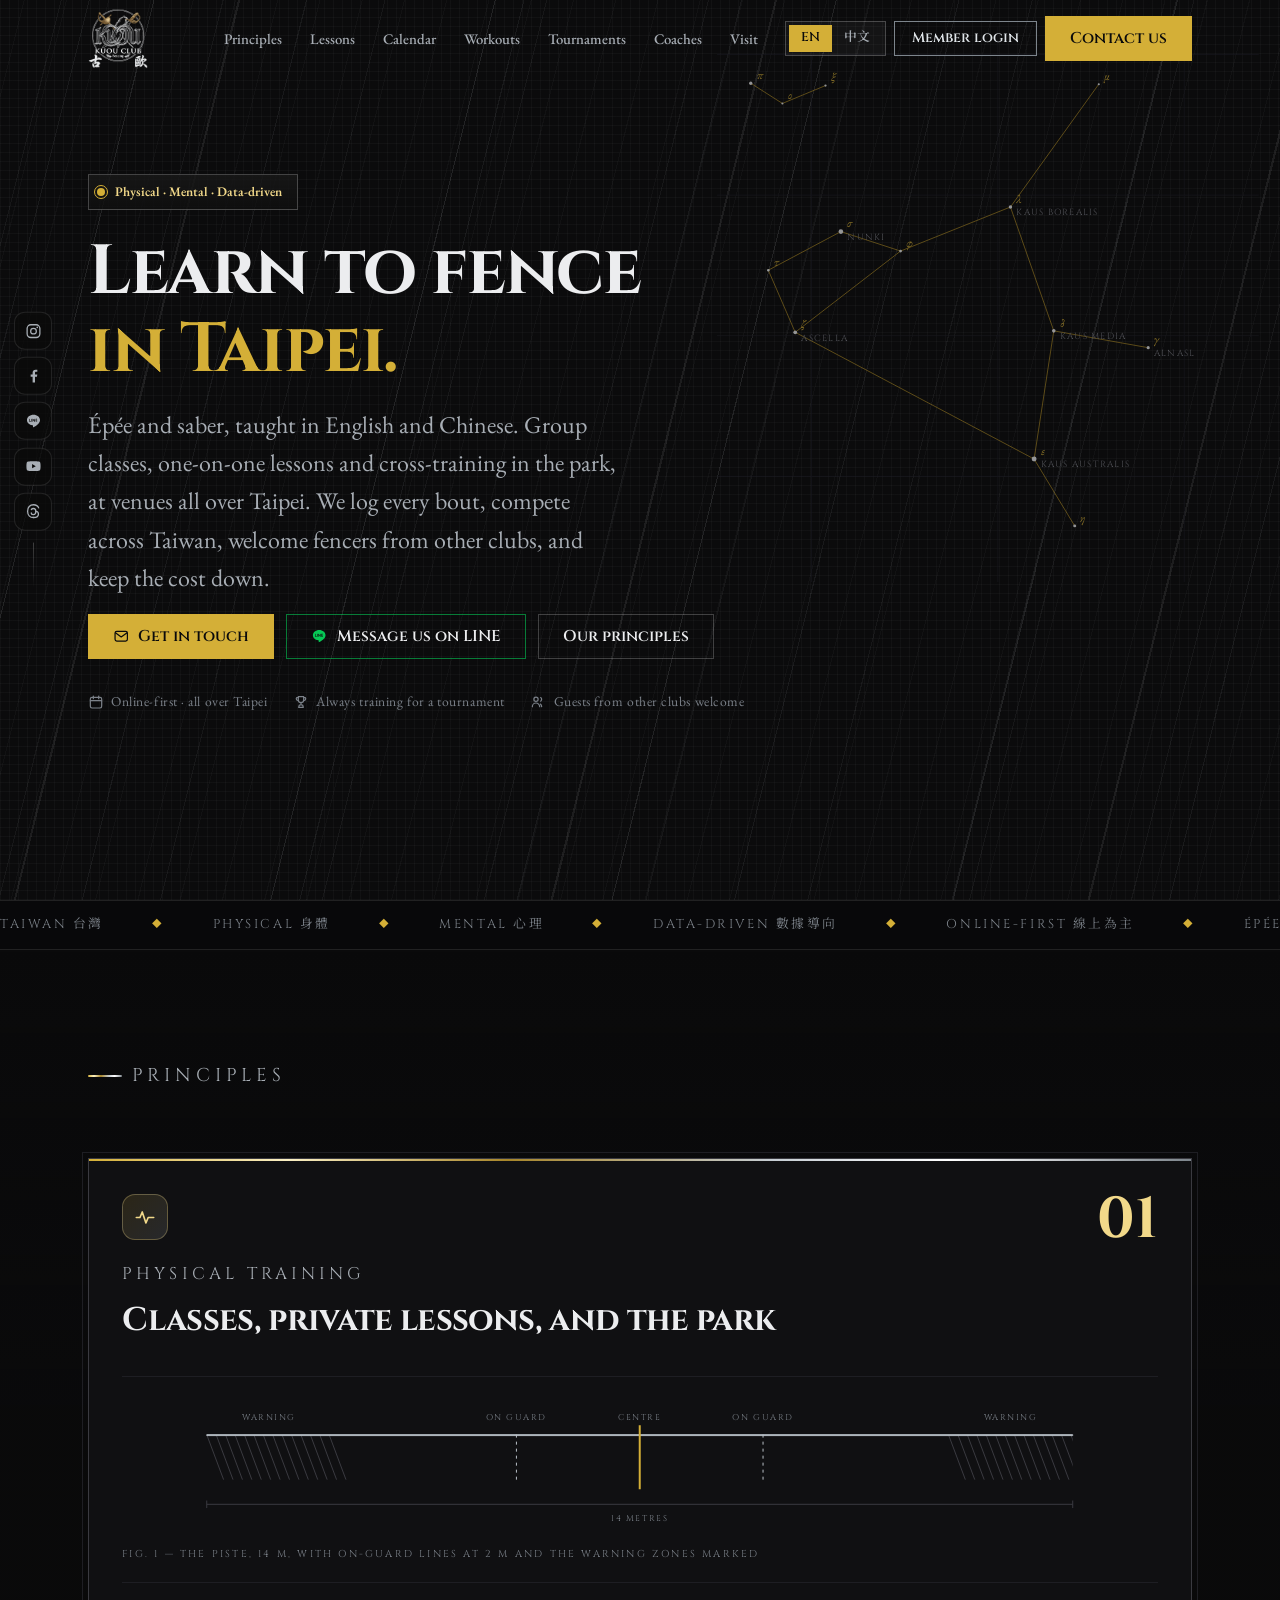
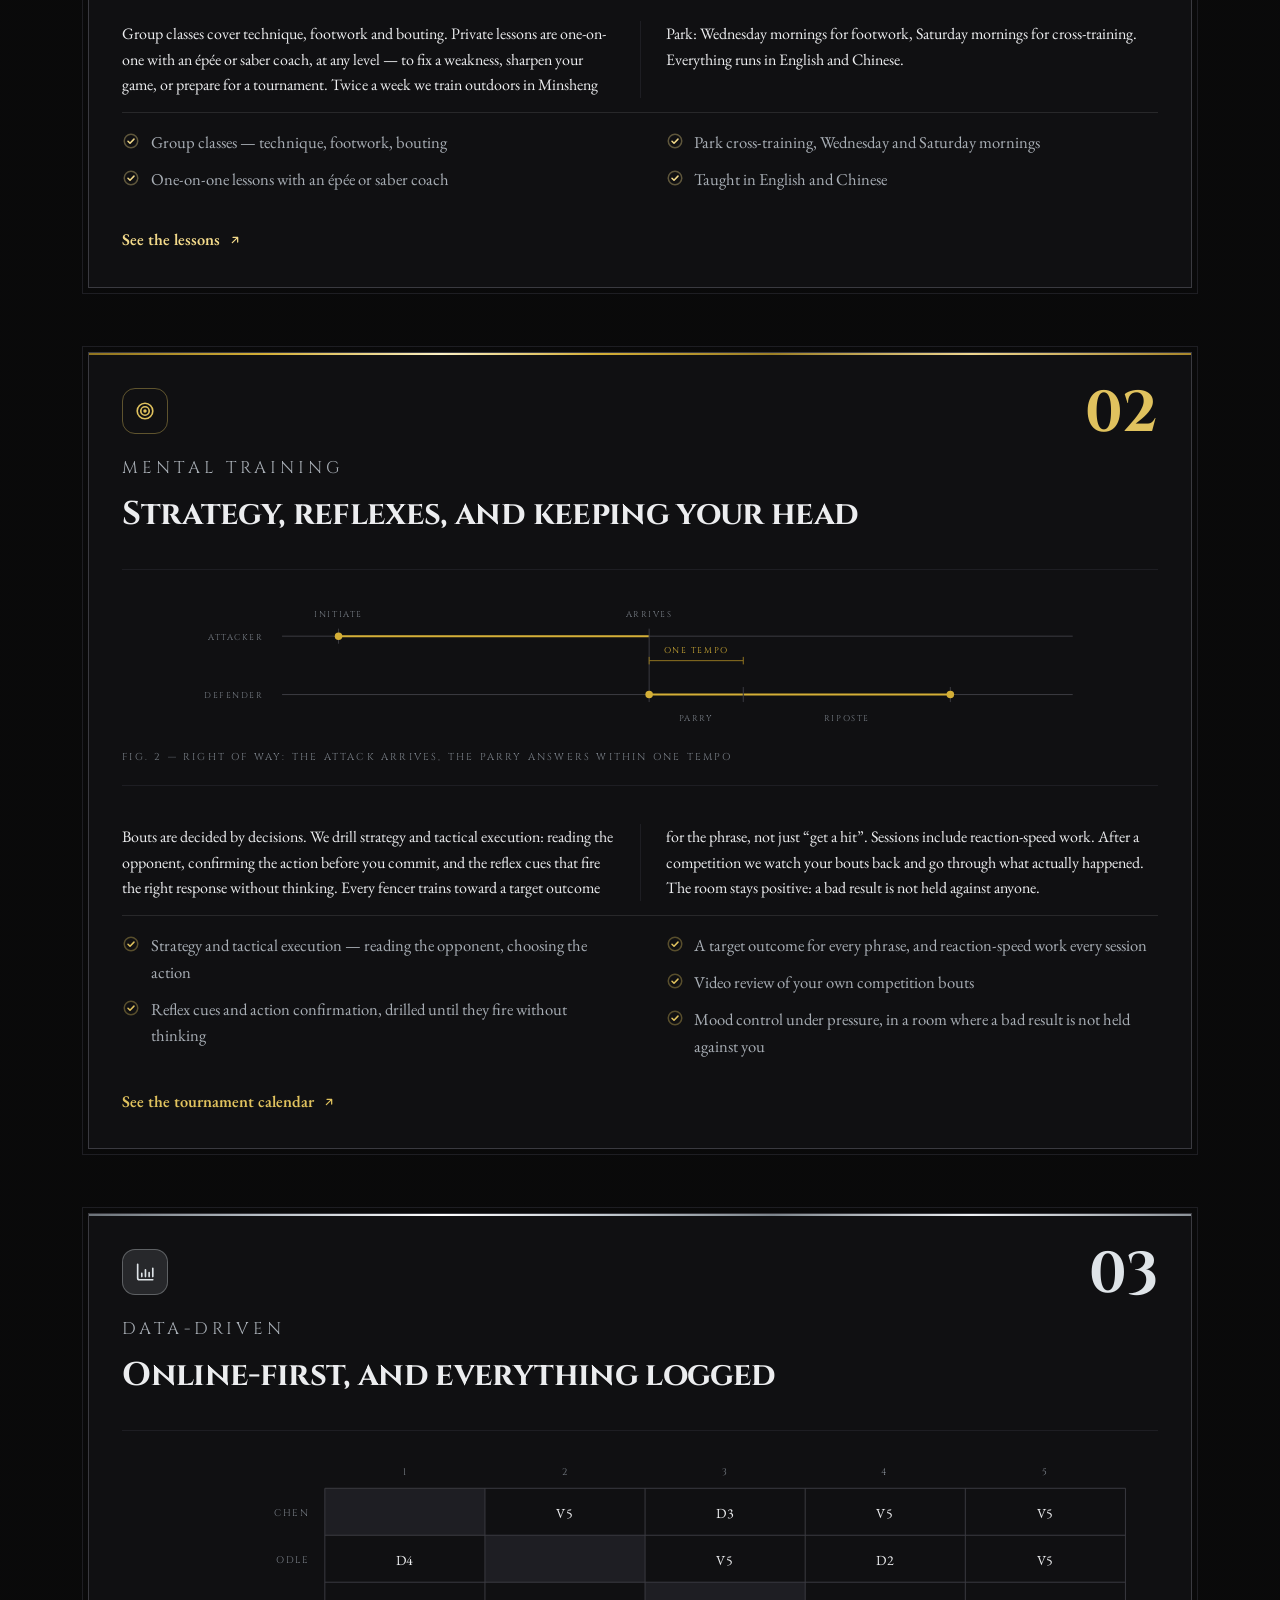
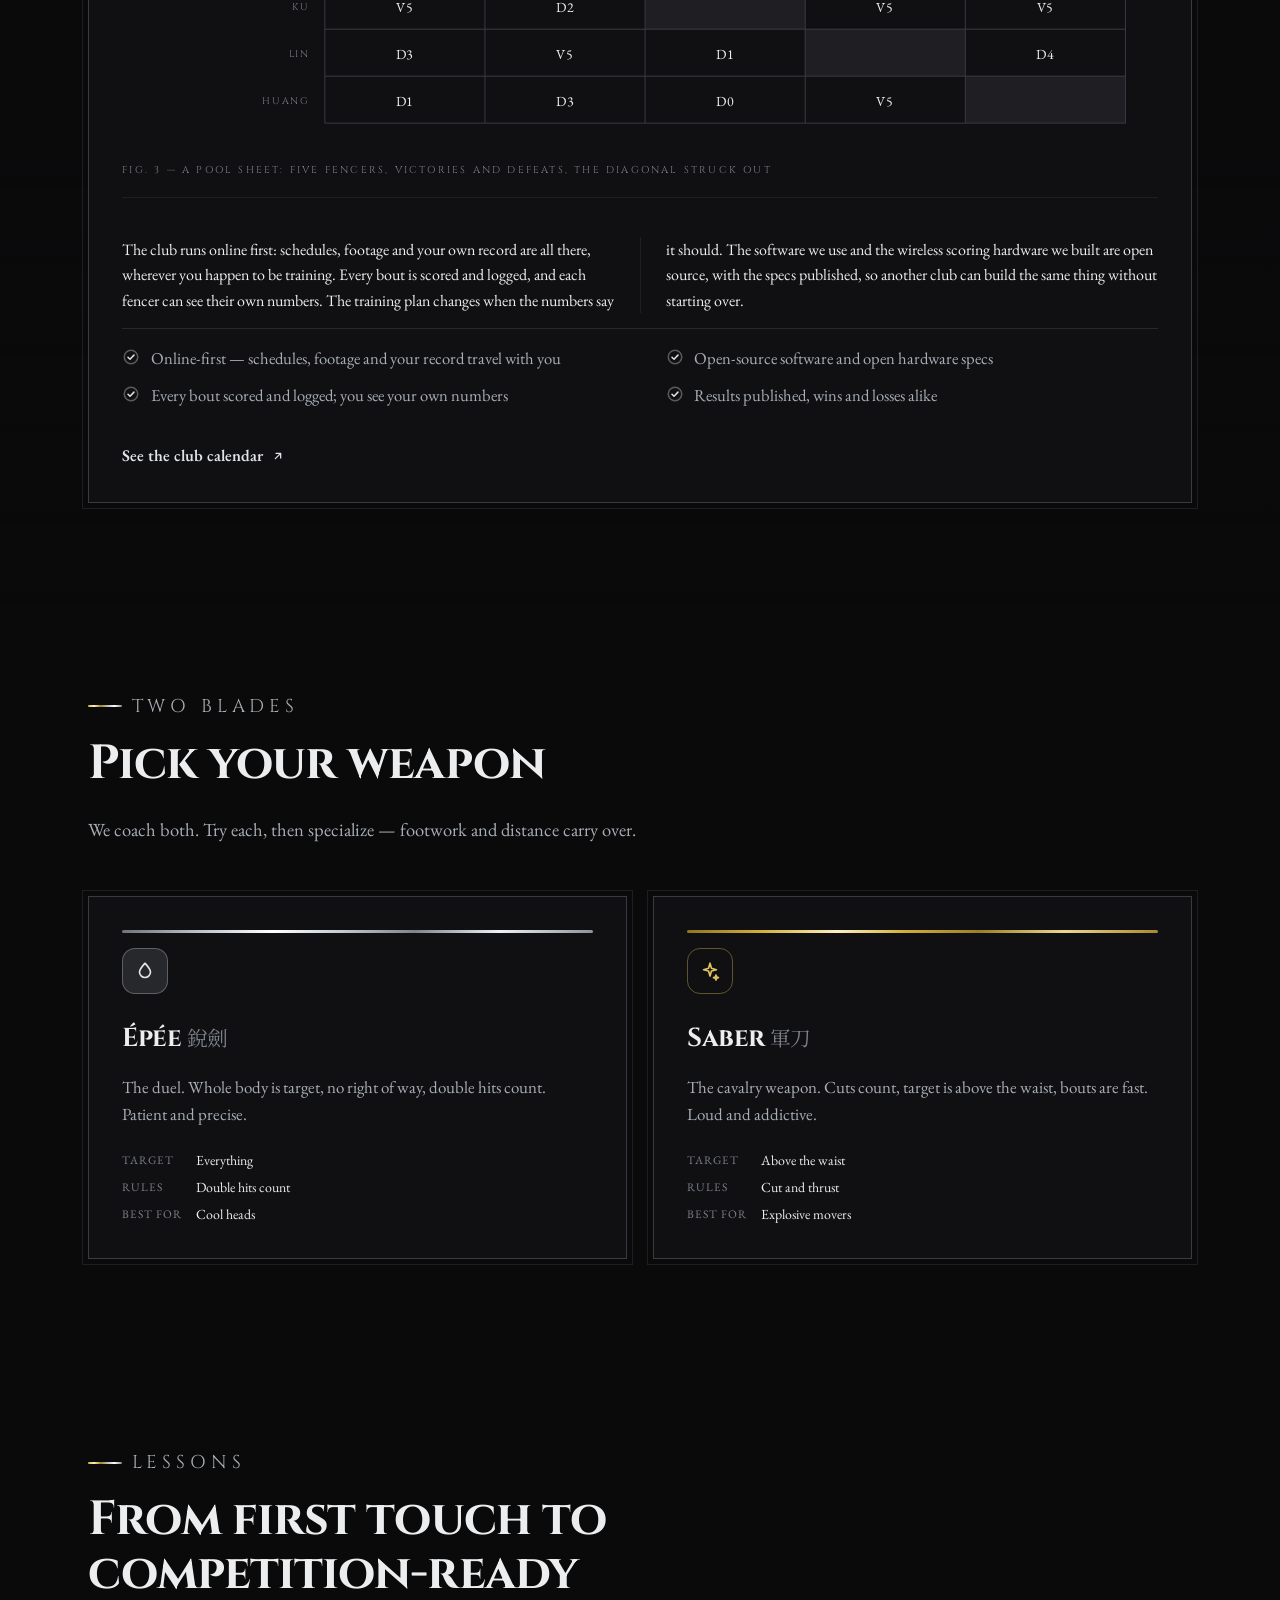
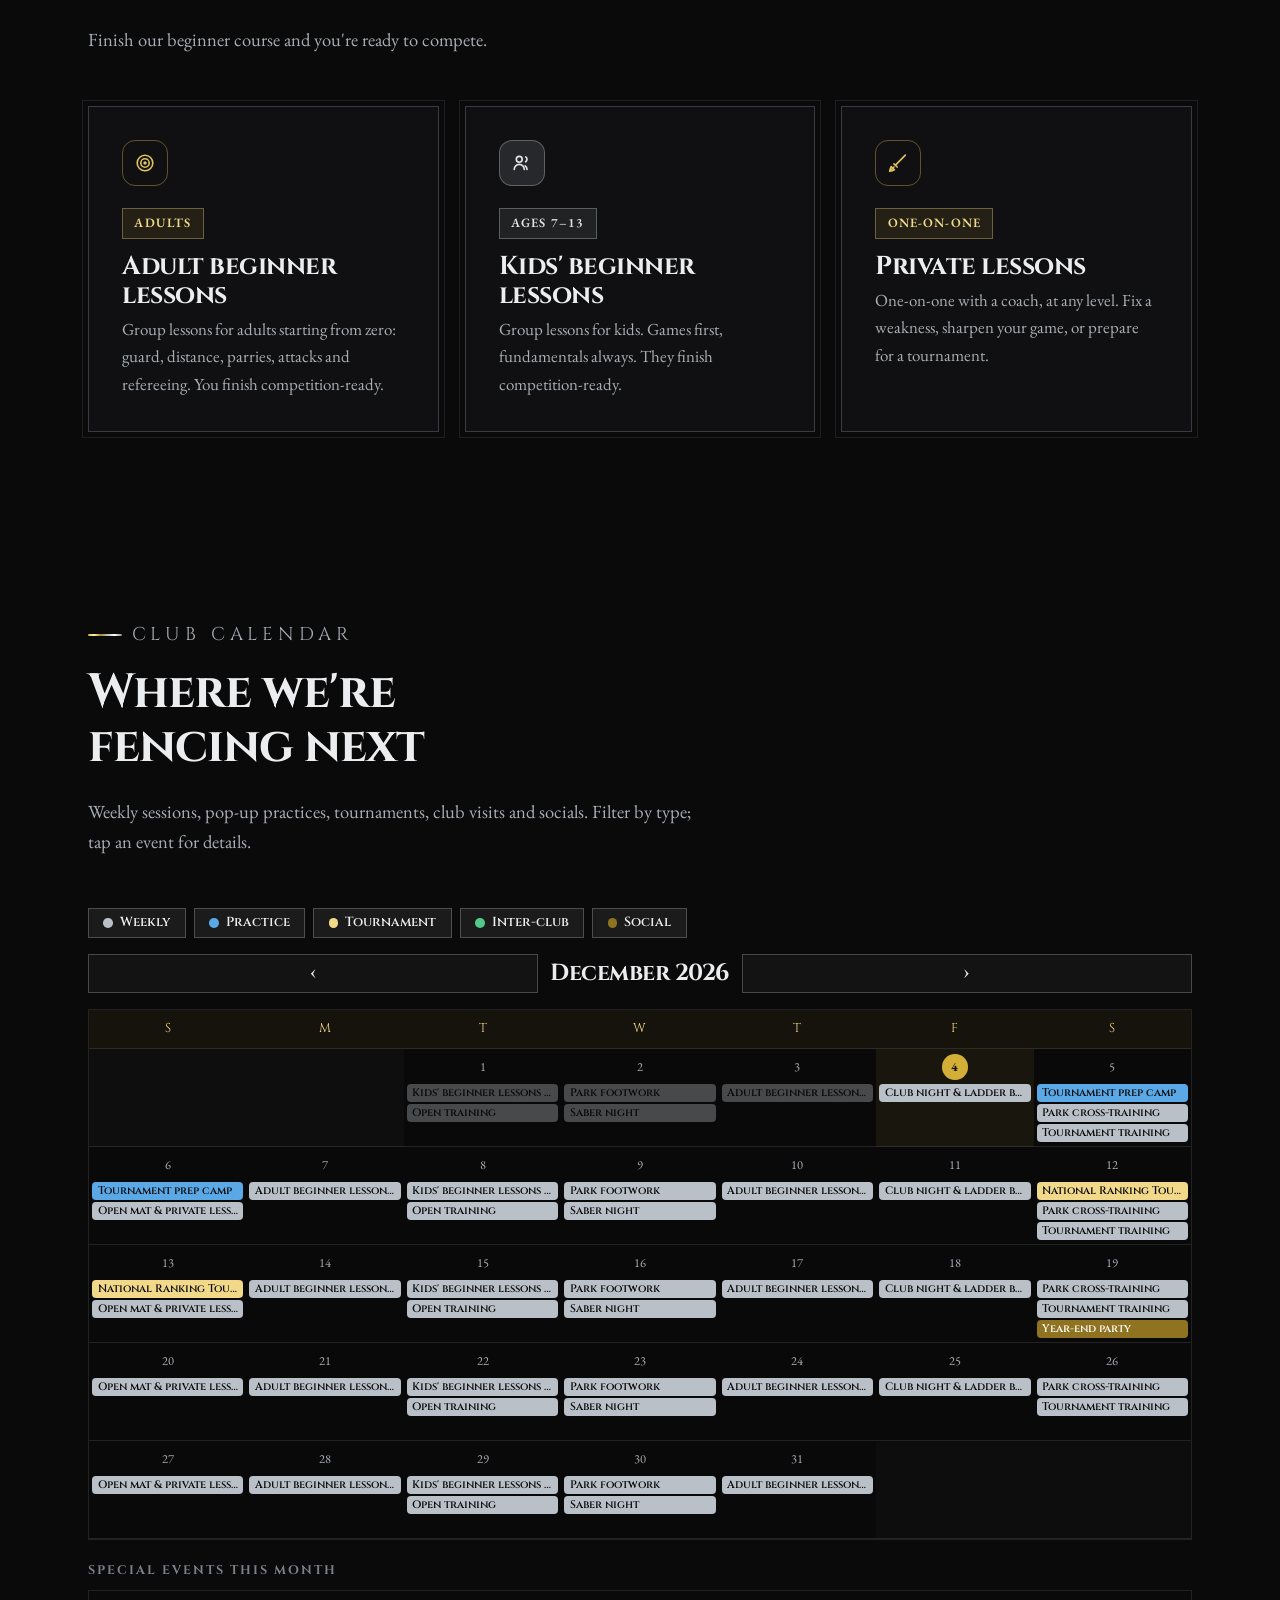
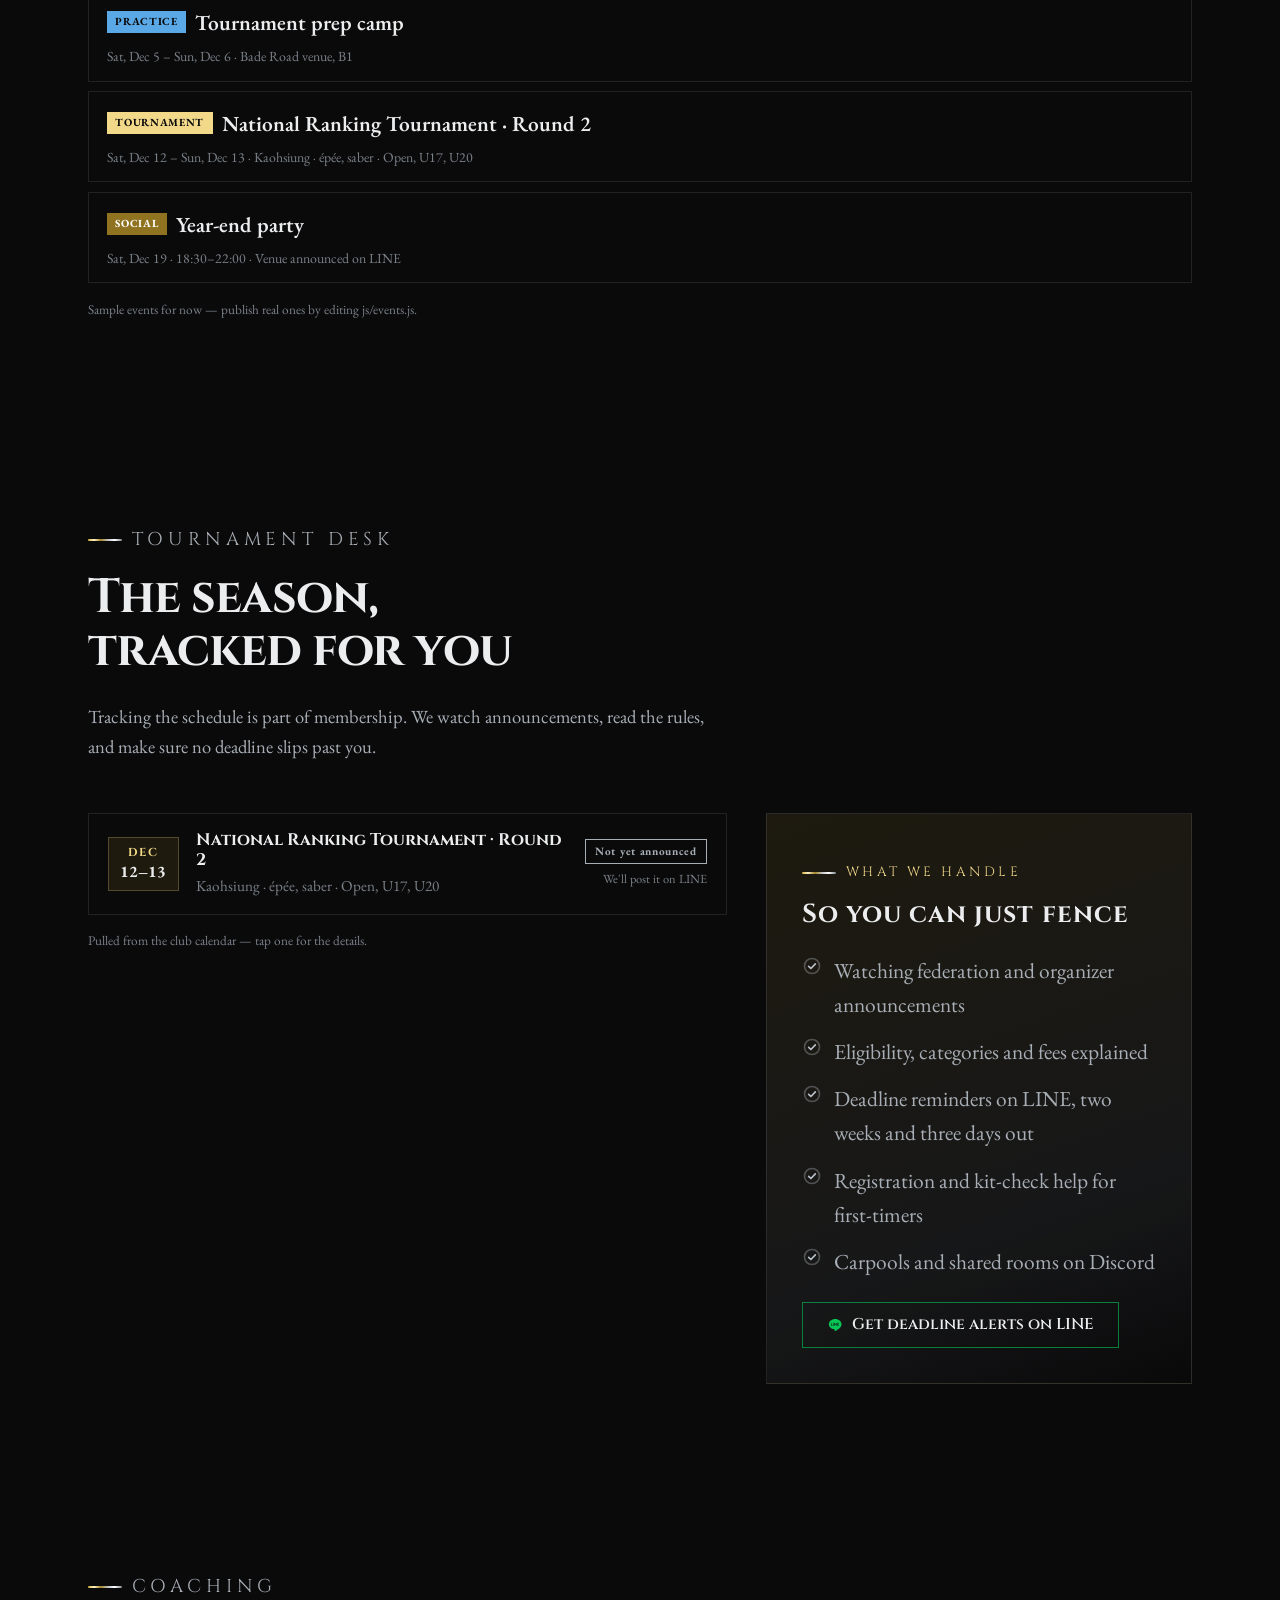
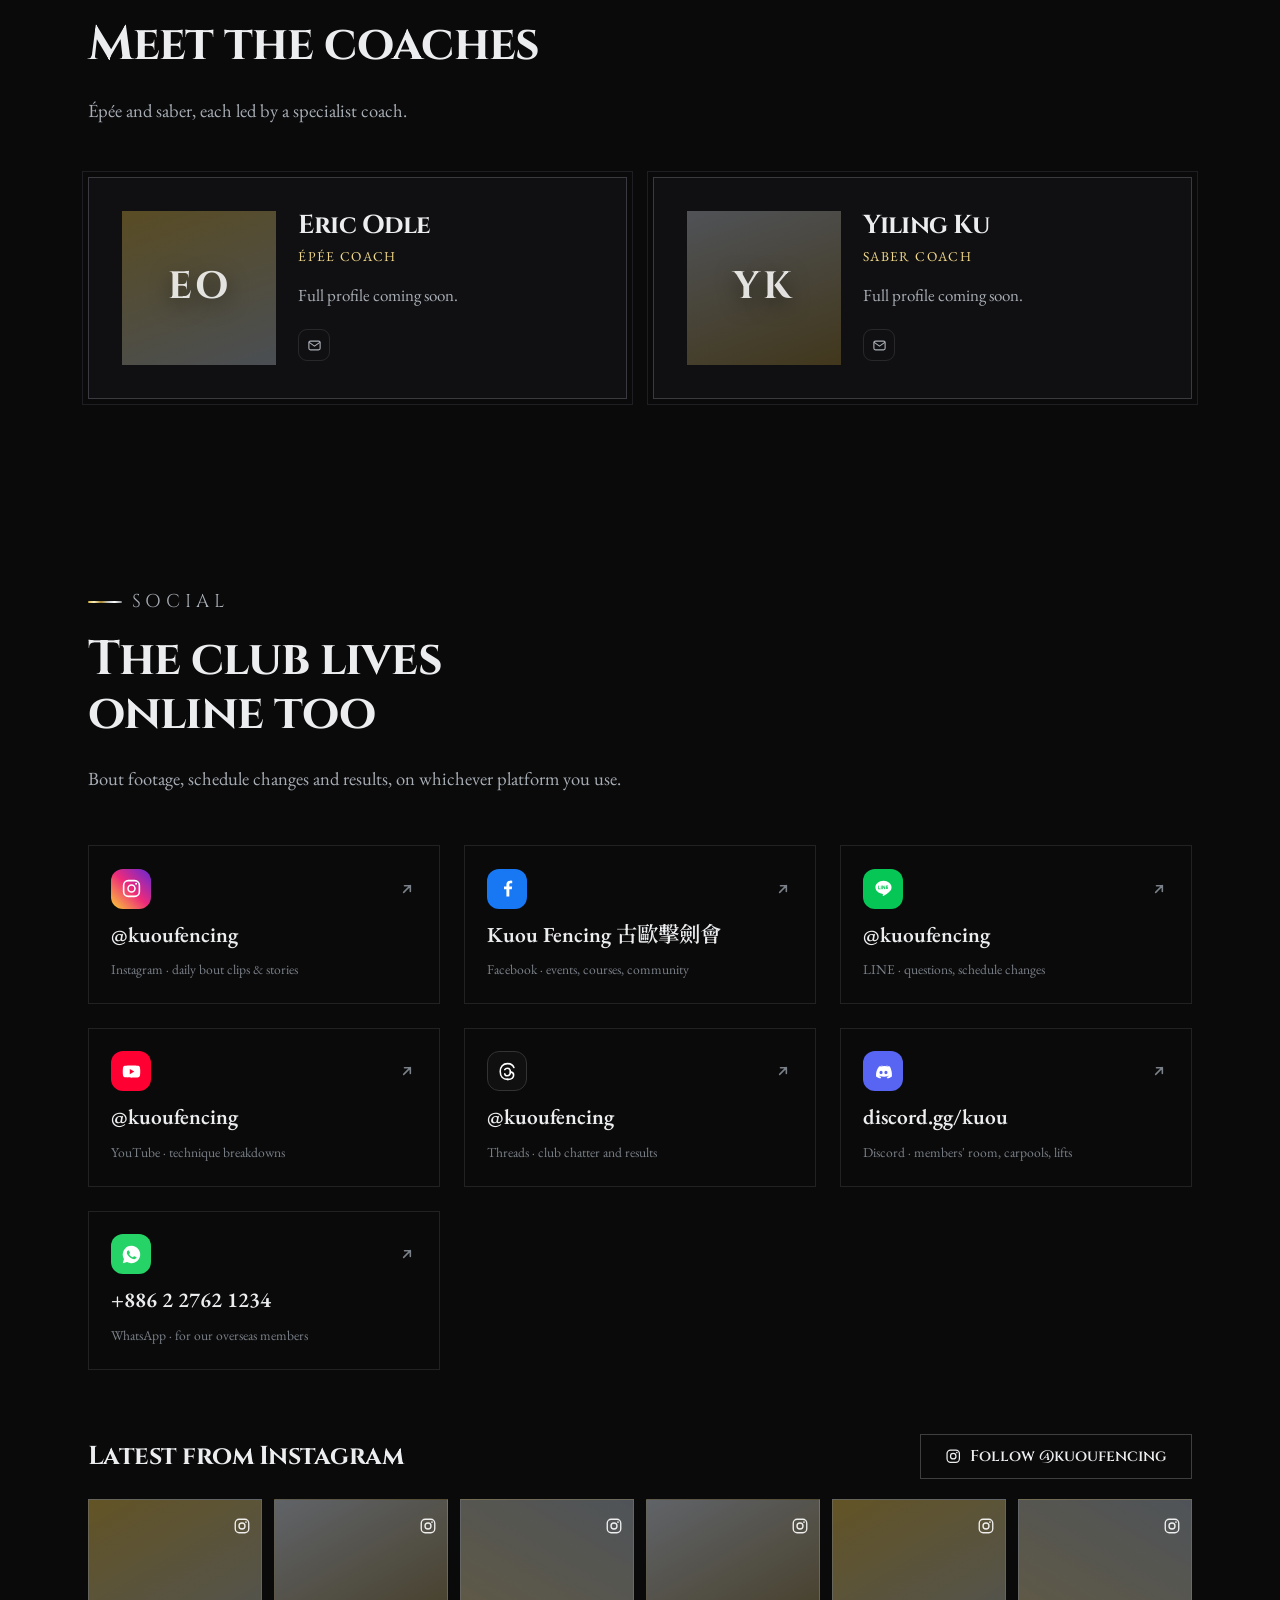
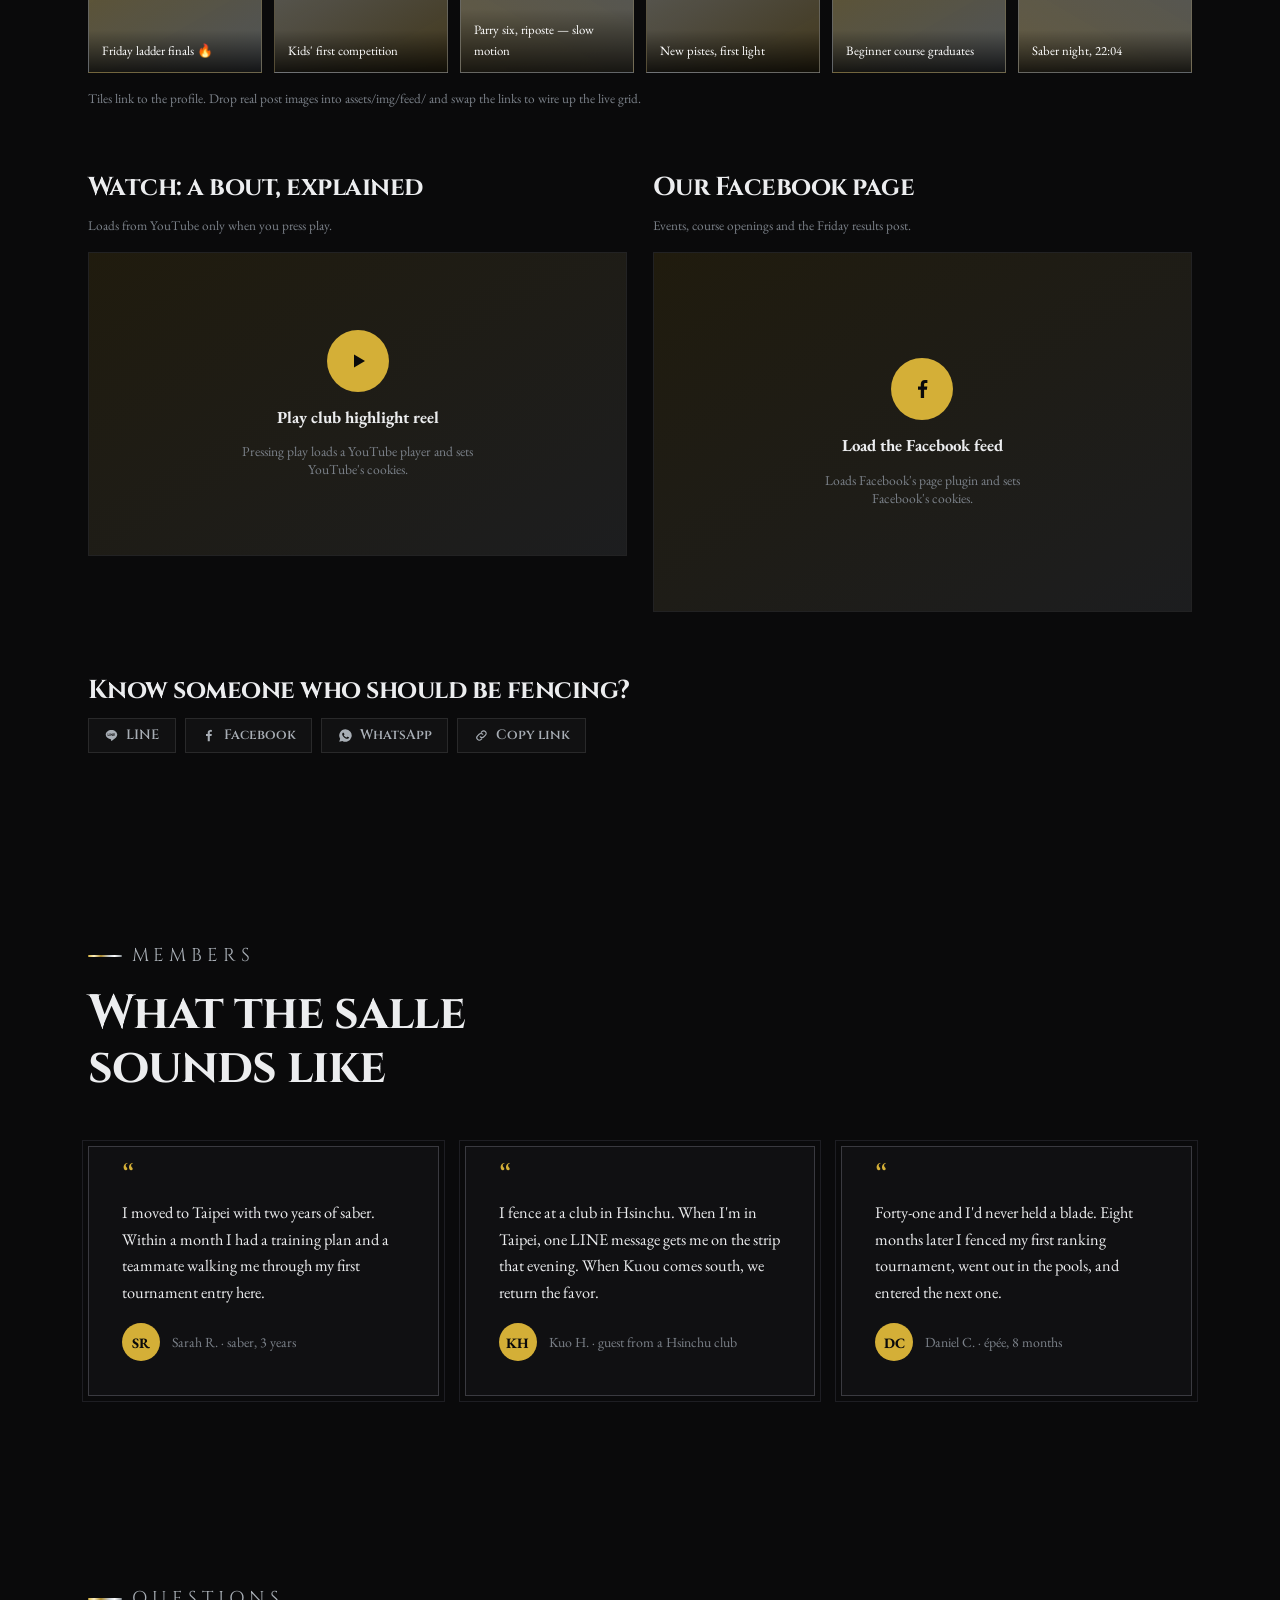
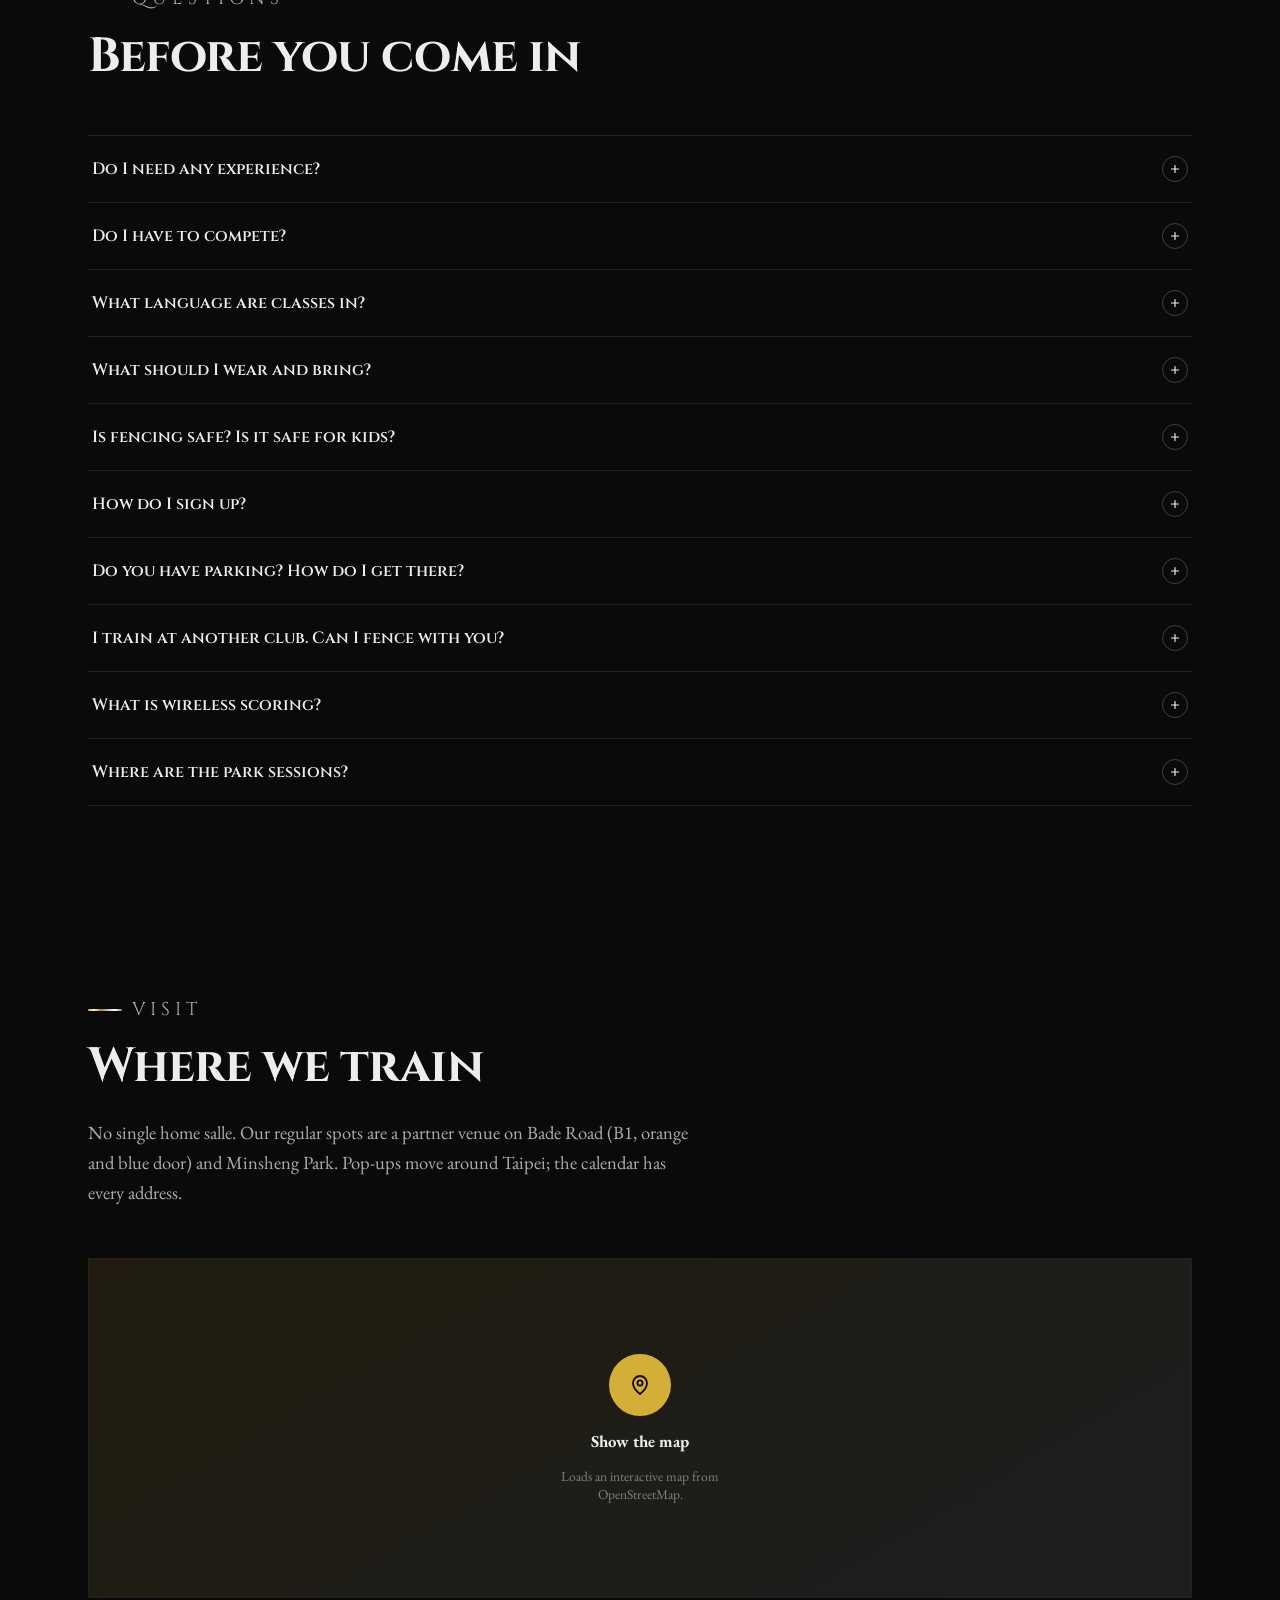
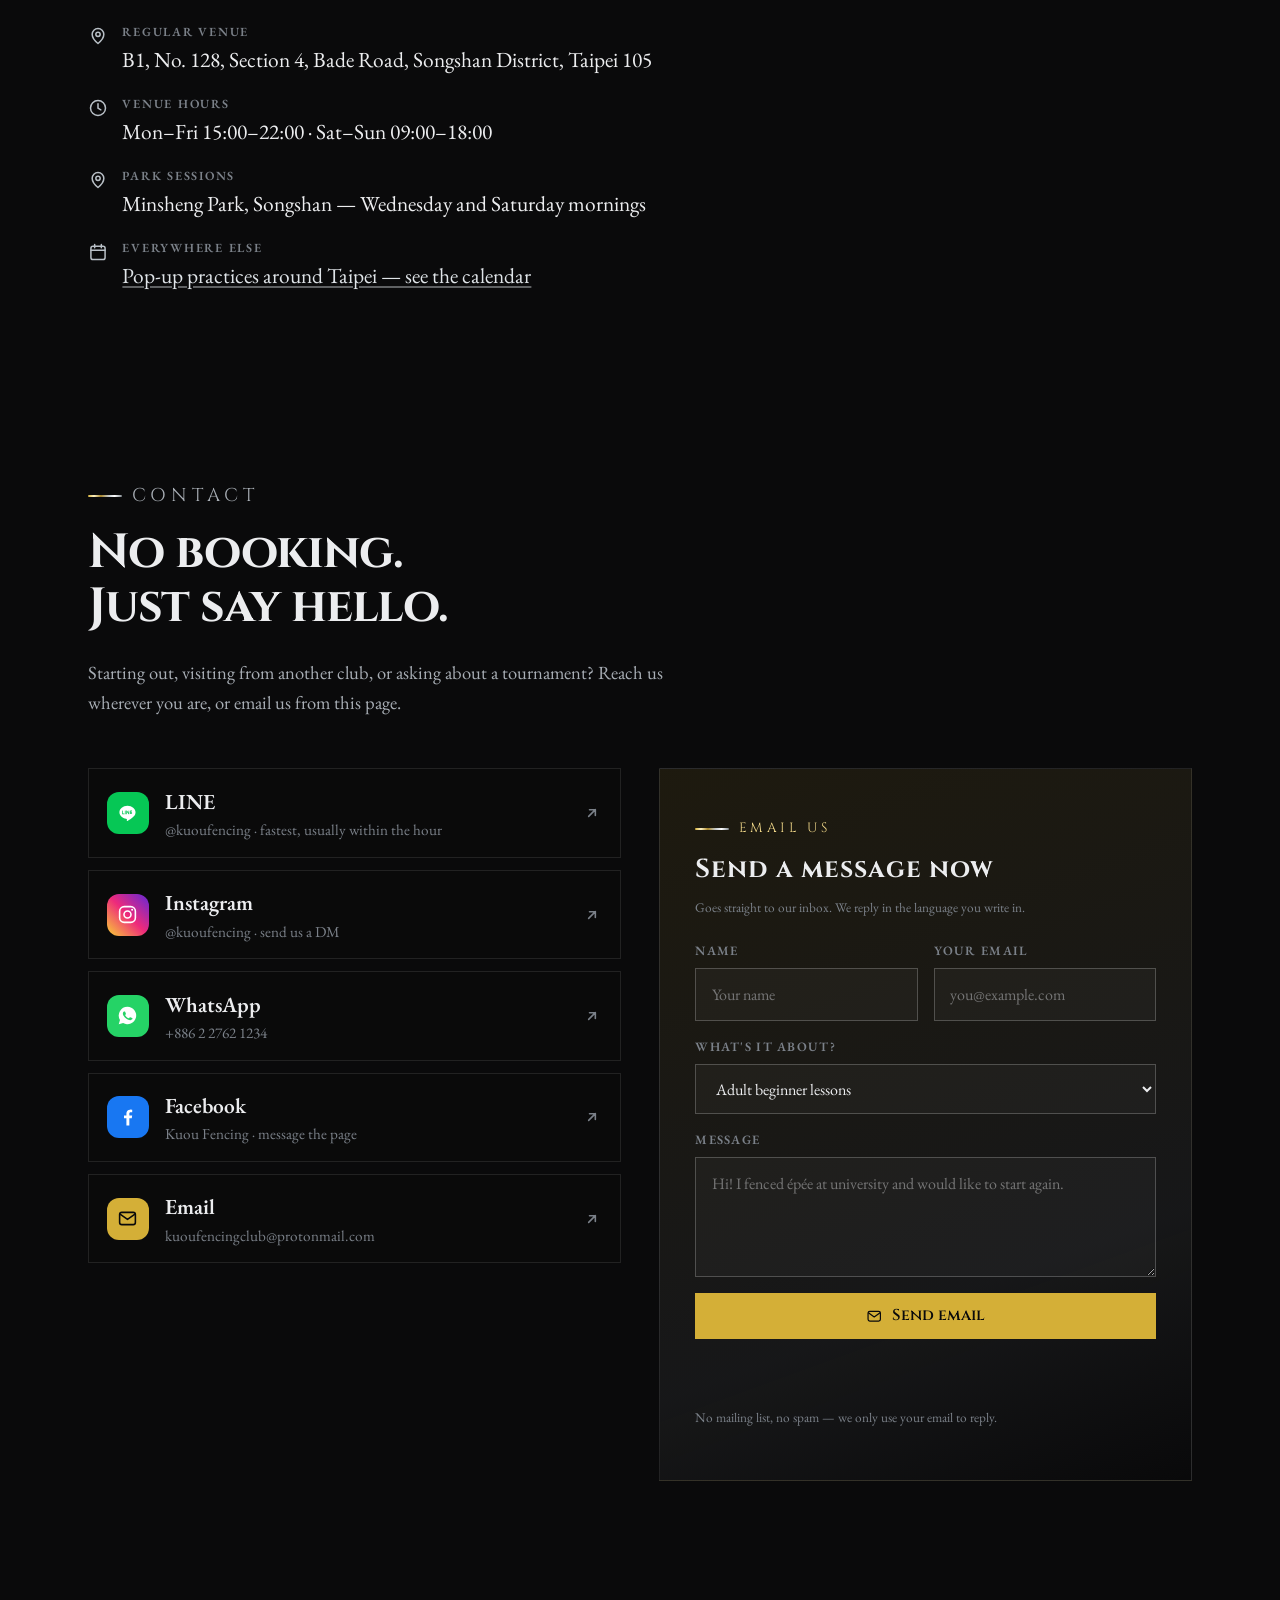
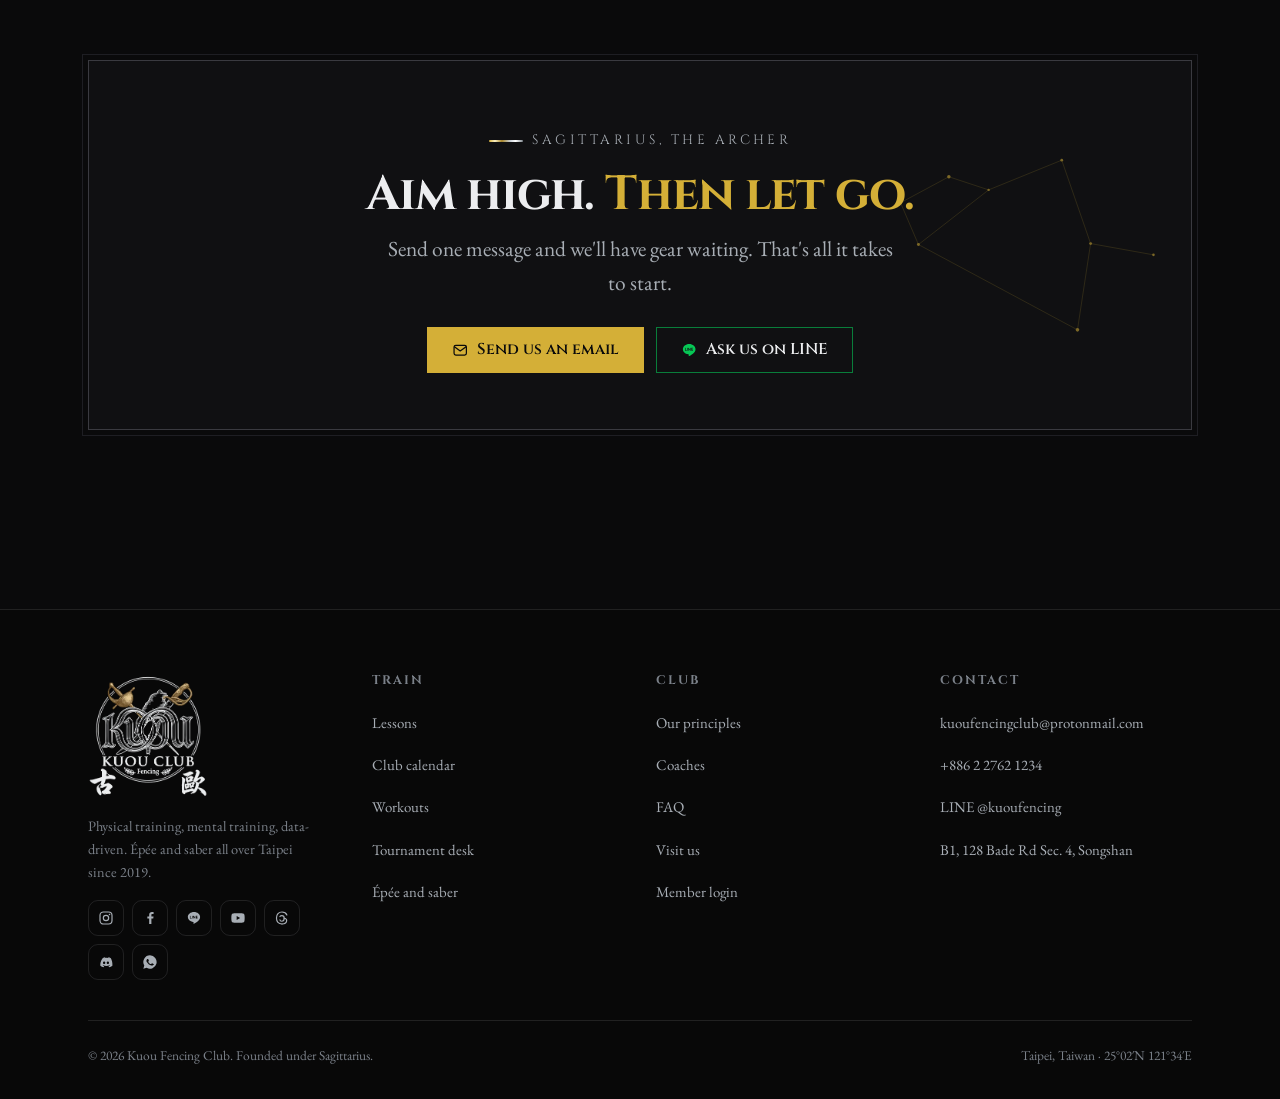
<file: index.html>
<!doctype html>
<html lang="en" data-lang="en">
<head>
<meta charset="utf-8">
<meta name="viewport" content="width=device-width, initial-scale=1">
<title data-en="Kuou Fencing Club — Physical training, mental training, data-driven. Fencing in Taipei, Taiwan" data-zh="古歐擊劍會 — 台灣台北的擊劍會：身體訓練、心理訓練、數據導向">Kuou Fencing Club — Physical training, mental training, data-driven. Fencing in Taipei, Taiwan</title>
<meta name="description" content="Kuou Fencing Club is an online-first épée and saber club in Taipei, Taiwan, built on three things: physical training, mental training, and data-driven coaching. Tracked bouts, video analysis, tournament support, guests from other clubs welcome." data-en-content="Kuou Fencing Club is an online-first épée and saber club in Taipei, Taiwan, built on three things: physical training, mental training, and data-driven coaching. Tracked bouts, video analysis, tournament support, guests from other clubs welcome." data-zh-content="古歐擊劍會是台灣台北以線上為主的銳劍與軍刀俱樂部，立足於三件事：身體訓練、心理訓練，以及數據導向的指導。對打計分入檔、影片分析、賽事協助，歡迎其他俱樂部劍手。">
<meta name="theme-color" content="#0a0a0b">
<meta name="author" content="Kuou Fencing Club">
<meta name="keywords" content="Taipei fencing, fencing club Taipei, 台北擊劍, 擊劍課程, epee, saber, 銳劍, 軍刀, fencing lessons Taipei">
<link rel="canonical" href="https://www.kuou.dev/">

<!-- open graph / social cards -->
<meta property="og:type" content="website">
<meta property="og:site_name" content="Kuou Fencing Club">
<meta property="og:title" content="Kuou Fencing Club">
<meta property="og:description" content="Learn to fence in Taipei, Taiwan. Épée and saber, classes in English and Chinese. Physical training, mental training, data-driven coaching.">
<meta property="og:url" content="https://www.kuou.dev/">
<meta property="og:image" content="https://www.kuou.dev/assets/img/og.png">
<meta property="og:image:width" content="1200">
<meta property="og:image:height" content="630">
<meta property="og:locale" content="en_US">
<meta property="og:locale:alternate" content="zh_TW">
<meta name="twitter:card" content="summary_large_image">
<meta name="twitter:title" content="Kuou Fencing Club">
<meta name="twitter:description" content="Competitive épée and saber in Taipei. Guests from other clubs welcome.">
<meta name="twitter:image" content="https://www.kuou.dev/assets/img/og.png">

<link rel="icon" href="assets/favicon.png" type="image/png">
<link rel="apple-touch-icon" href="assets/img/apple-touch-icon.png">
<link rel="manifest" href="site.webmanifest">

<link rel="preconnect" href="https://fonts.googleapis.com">
<link rel="preconnect" href="https://fonts.gstatic.com" crossorigin>
<link rel="stylesheet" href="https://fonts.googleapis.com/css2?family=Cinzel:wght@500;600;700&family=EB+Garamond:ital,wght@0,400;0,500;0,600;1,400&family=Noto+Serif+TC:wght@400;600;700&display=swap">
<link rel="stylesheet" href="css/styles.css">

<script type="application/ld+json">
{
  "@context": "https://schema.org",
  "@type": "SportsClub",
  "name": "Kuou Fencing Club",
  "alternateName": "古歐擊劍會",
  "description": "Online-first épée and saber club in Taipei, Taiwan: physical training, mental training, and data-driven coaching. Guests from other clubs welcome.",
  "url": "https://www.kuou.dev/",
  "logo": "https://www.kuou.dev/assets/logo.svg",
  "image": "https://www.kuou.dev/assets/img/og.png",
  "telephone": "+886-2-2762-1234",
  "email": "kuoufencingclub@protonmail.com",
  "foundingDate": "2019-12-07",
  "address": {
    "@type": "PostalAddress",
    "streetAddress": "B1, No. 128, Section 4, Bade Road, Songshan District",
    "addressLocality": "Taipei",
    "postalCode": "105",
    "addressCountry": "TW"
  },
  "geo": { "@type": "GeoCoordinates", "latitude": 25.0478, "longitude": 121.5606 },
  "openingHoursSpecification": [
    { "@type": "OpeningHoursSpecification", "dayOfWeek": ["Monday","Tuesday","Wednesday","Thursday","Friday"], "opens": "15:00", "closes": "22:00" },
    { "@type": "OpeningHoursSpecification", "dayOfWeek": ["Saturday","Sunday"], "opens": "09:00", "closes": "18:00" }
  ],
  "knowsLanguage": ["en", "zh-Hant"],
  "sameAs": [
    "https://www.instagram.com/kuoufencing",
    "https://www.facebook.com/kuoufencing",
    "https://www.youtube.com/@kuoufencing",
    "https://www.threads.net/@kuoufencing",
    "https://line.me/R/ti/p/@kuoufencing"
  ]
}
</script>
</head>
<body>

<!-- Sagittarius, plotted from J2000 RA/Dec: the coordinate grid is drawn,
     magnitudes are to scale and the Bayer designations are labelled. -->
<div class="skychart" aria-hidden="true"><svg viewBox="0 0 560 528"><g class="grid"><path d="M515.3 694.9 L-193.8 694.9"/><path d="M515.3 561.1 L-193.8 561.1"/><path d="M515.3 427.4 L-193.8 427.4"/><path d="M515.3 293.6 L-193.8 293.6"/><path d="M515.3 159.9 L-193.8 159.9"/><path d="M515.3 26.1 L-193.8 26.1"/><path d="M515.3 -107.6 L-193.8 -107.6"/><path d="M444.4 -161.1 L444.4 748.4"/><path d="M267.1 -161.1 L267.1 748.4"/><path d="M89.8 -161.1 L89.8 748.4"/><path d="M-87.5 -161.1 L-87.5 748.4"/></g><g class="asterism"><path d="M410.1 305.0 L320.3 289.0"/><path d="M320.3 289.0 L301.6 410.9"/><path d="M320.3 289.0 L279.1 171.2"/><path d="M279.1 171.2 L174.6 213.1"/><path d="M174.6 213.1 L117.8 194.6"/><path d="M117.8 194.6 L48.8 231.3"/><path d="M48.8 231.3 L74.4 290.4"/><path d="M74.4 290.4 L301.6 410.9"/><path d="M74.4 290.4 L174.6 213.1"/><path d="M279.1 171.2 L363.1 54.4"/><path d="M301.6 410.9 L340.2 474.5"/><path d="M103.2 55.7 L62.2 72.7"/><path d="M62.2 72.7 L32.1 53.5"/></g><g class="stars"><circle cx="410.1" cy="305.0" r="1.49"/><circle cx="320.3" cy="289.0" r="1.7"/><circle cx="301.6" cy="410.9" r="2.33"/><circle cx="279.1" cy="171.2" r="1.62"/><circle cx="174.6" cy="213.1" r="1.35"/><circle cx="117.8" cy="194.6" r="2.18"/><circle cx="74.4" cy="290.4" r="1.78"/><circle cx="48.8" cy="231.3" r="1.24"/><circle cx="363.1" cy="54.4" r="1.0"/><circle cx="340.2" cy="474.5" r="1.4"/><circle cx="103.2" cy="55.7" r="1.1"/><circle cx="62.2" cy="72.7" r="1.0"/><circle cx="32.1" cy="53.5" r="1.56"/></g><g class="labels"><text class="bayer" x="415.6" y="301.0">γ</text><text class="starname" x="415.6" y="313.0">ALNASL</text><text class="bayer" x="326.0" y="285.0">δ</text><text class="starname" x="326.0" y="297.0">KAUS MEDIA</text><text class="bayer" x="307.9" y="406.9">ε</text><text class="starname" x="307.9" y="418.9">KAUS AUSTRALIS</text><text class="bayer" x="284.7" y="167.2">λ</text><text class="starname" x="284.7" y="179.2">KAUS BOREALIS</text><text class="bayer" x="179.9" y="209.1">φ</text><text class="bayer" x="124.0" y="190.6">σ</text><text class="starname" x="124.0" y="202.6">NUNKI</text><text class="bayer" x="80.2" y="286.4">ζ</text><text class="starname" x="80.2" y="298.4">ASCELLA</text><text class="bayer" x="54.0" y="227.3">τ</text><text class="bayer" x="368.1" y="50.4">μ</text><text class="bayer" x="345.6" y="470.5">η</text><text class="bayer" x="108.3" y="51.7">ξ</text><text class="bayer" x="67.2" y="68.7">ο</text><text class="bayer" x="37.7" y="49.5">π</text></g></svg></div>

<a class="skip-link" href="#main" data-en="Skip to content" data-zh="跳至主要內容">Skip to content</a>

<!-- ═══ icon sprite ═══════════════════════════════════════════════════════ -->
<svg width="0" height="0" style="position:absolute" aria-hidden="true" focusable="false">
  <defs>
    <symbol id="i-ig" viewBox="0 0 24 24" fill="none" stroke="currentColor" stroke-width="1.8">
      <rect x="3" y="3" width="18" height="18" rx="5.2"/><circle cx="12" cy="12" r="4"/><circle cx="17.3" cy="6.7" r="1.15" fill="currentColor" stroke="none"/>
    </symbol>
    <symbol id="i-fb" viewBox="0 0 24 24" fill="currentColor">
      <path d="M14.1 21v-8.2h2.8l.42-3.2H14.1V7.53c0-.93.26-1.56 1.59-1.56h1.7V3.1A22.7 22.7 0 0 0 14.9 3c-2.46 0-4.14 1.5-4.14 4.26V9.6H8v3.2h2.76V21h3.34z"/>
    </symbol>
    <symbol id="i-line" viewBox="0 0 24 24" fill="currentColor">
      <path d="M12 3C6.9 3 2.75 6.38 2.75 10.54c0 3.73 3.29 6.85 7.73 7.44.3.06.71.2.81.46.09.23.06.6.03.84l-.13.79c-.04.23-.18.91.8.5s5.3-3.13 7.23-5.35c1.33-1.46 1.97-2.94 1.97-4.68C21.19 6.38 17.06 3 12 3zM8.2 12.9H6.3a.4.4 0 0 1-.4-.4V8.93a.4.4 0 0 1 .8 0v3.17H8.2a.4.4 0 1 1 0 .8zm1.6-.4a.4.4 0 1 1-.8 0V8.93a.4.4 0 1 1 .8 0v3.57zm4.2 0a.4.4 0 0 1-.72.24l-1.86-2.5v2.26a.4.4 0 0 1-.8 0V8.93a.4.4 0 0 1 .72-.24l1.86 2.5V8.93a.4.4 0 1 1 .8 0v3.57zm2.9-2.19a.4.4 0 0 1 0 .8h-1.1v.7h1.1a.4.4 0 1 1 0 .8h-1.5a.4.4 0 0 1-.4-.4V8.93a.4.4 0 0 1 .4-.4h1.5a.4.4 0 0 1 0 .8h-1.1v.7h1.1z"/>
    </symbol>
    <symbol id="i-yt" viewBox="0 0 24 24" fill="currentColor">
      <path d="M21.6 7.2a2.5 2.5 0 0 0-1.77-1.77C18.25 5 12 5 12 5s-6.25 0-7.83.43A2.5 2.5 0 0 0 2.4 7.2 26 26 0 0 0 2 12a26 26 0 0 0 .4 4.8 2.5 2.5 0 0 0 1.77 1.77C5.75 19 12 19 12 19s6.25 0 7.83-.43a2.5 2.5 0 0 0 1.77-1.77A26 26 0 0 0 22 12a26 26 0 0 0-.4-4.8zM10 15V9l5.2 3-5.2 3z"/>
    </symbol>
    <symbol id="i-th" viewBox="0 0 24 24" fill="none" stroke="currentColor" stroke-width="1.8" stroke-linecap="round">
      <path d="M12 21c-5.2 0-8.3-3.4-8.3-9S6.9 3 12 3c3.7 0 6.2 1.6 7.3 4.4"/>
      <path d="M8.9 14.6c0 1.4 1.2 2.3 2.8 2.3 2.3 0 3.6-1.5 3.6-4.5 0-2.7-1.3-4.1-3.4-4.1-1.3 0-2.4.5-3 1.5"/>
      <path d="M15.3 12.4c2.3.3 3.7 1.6 3.7 3.5 0 2.8-2.5 5.1-7 5.1"/>
    </symbol>
    <symbol id="i-dc" viewBox="0 0 24 24" fill="currentColor">
      <path d="M19.3 6.3A16 16 0 0 0 15.4 5l-.25.5a14.6 14.6 0 0 1 3.4 1.6 12.6 12.6 0 0 0-10.9 0A14.6 14.6 0 0 1 11 5.5L10.8 5a16 16 0 0 0-3.9 1.3C3.9 10.4 3.2 14 3.5 17.6A16.2 16.2 0 0 0 8.4 20l1-1.6c-.85-.3-1.65-.7-2.4-1.2l.6-.45a11.5 11.5 0 0 0 9.9 0l.6.45c-.75.5-1.55.9-2.4 1.2l1 1.6a16.2 16.2 0 0 0 4.9-2.4c.35-4.2-.6-7.8-2.3-11.3zM9.2 15.1c-.95 0-1.75-.9-1.75-2s.77-2 1.75-2 1.77.9 1.75 2c0 1.1-.78 2-1.75 2zm5.6 0c-.95 0-1.75-.9-1.75-2s.77-2 1.75-2 1.77.9 1.75 2c0 1.1-.78 2-1.75 2z"/>
    </symbol>
    <symbol id="i-wa" viewBox="0 0 24 24" fill="currentColor">
      <path d="M12 2a10 10 0 0 0-8.6 15.1L2 22l5-1.3A10 10 0 1 0 12 2zm5.2 14.1c-.22.62-1.3 1.2-1.8 1.25-.5.05-1 .07-1.7-.1a12.5 12.5 0 0 1-1.5-.6c-2.6-1.13-4.3-3.8-4.43-3.98-.13-.18-1.07-1.42-1.07-2.7s.67-1.92.9-2.18c.24-.26.52-.33.7-.33h.5c.16 0 .38-.06.6.46l.8 1.95c.07.14.11.3.02.47l-.3.45-.43.47c-.14.14-.28.3-.12.58.16.28.72 1.2 1.55 1.94 1.07.95 1.97 1.25 2.25 1.4.28.13.44.11.6-.07l.86-1c.2-.24.37-.2.62-.1l1.95.92c.25.12.42.18.48.28.06.1.06.6-.16 1.22z"/>
    </symbol>
    <symbol id="i-mail" viewBox="0 0 24 24" fill="none" stroke="currentColor" stroke-width="1.8" stroke-linecap="round" stroke-linejoin="round">
      <rect x="3" y="5" width="18" height="14" rx="2.5"/><path d="m3.5 7 8.5 6 8.5-6"/>
    </symbol>
    <symbol id="i-pin" viewBox="0 0 24 24" fill="none" stroke="currentColor" stroke-width="1.8" stroke-linecap="round" stroke-linejoin="round">
      <path d="M12 21s7-5.5 7-11a7 7 0 1 0-14 0c0 5.5 7 11 7 11z"/><circle cx="12" cy="10" r="2.6"/>
    </symbol>
    <symbol id="i-clock" viewBox="0 0 24 24" fill="none" stroke="currentColor" stroke-width="1.8" stroke-linecap="round" stroke-linejoin="round">
      <circle cx="12" cy="12" r="9"/><path d="M12 7v5.2l3.4 2"/>
    </symbol>
    <symbol id="i-check" viewBox="0 0 24 24" fill="none" stroke="currentColor" stroke-width="2" stroke-linecap="round" stroke-linejoin="round">
      <circle cx="12" cy="12" r="9" opacity=".35"/><path d="m8 12.4 2.7 2.6L16 9.5"/>
    </symbol>
    <symbol id="i-out" viewBox="0 0 24 24" fill="none" stroke="currentColor" stroke-width="1.9" stroke-linecap="round" stroke-linejoin="round">
      <path d="M8 16 16 8M9 8h7v7"/>
    </symbol>
    <symbol id="i-up" viewBox="0 0 24 24" fill="none" stroke="currentColor" stroke-width="2" stroke-linecap="round" stroke-linejoin="round">
      <path d="M12 19V5M6 11l6-6 6 6"/>
    </symbol>
    <symbol id="i-play" viewBox="0 0 24 24" fill="currentColor"><path d="M8 5.5v13l11-6.5z"/></symbol>
    <symbol id="i-plus" viewBox="0 0 24 24" fill="none" stroke="currentColor" stroke-width="2" stroke-linecap="round"><path d="M12 6v12M6 12h12"/></symbol>
    <symbol id="i-share" viewBox="0 0 24 24" fill="none" stroke="currentColor" stroke-width="1.8" stroke-linecap="round" stroke-linejoin="round">
      <circle cx="18" cy="5.5" r="2.5"/><circle cx="6" cy="12" r="2.5"/><circle cx="18" cy="18.5" r="2.5"/><path d="m8.3 10.8 7.4-4M8.3 13.2l7.4 4"/>
    </symbol>
    <symbol id="i-link" viewBox="0 0 24 24" fill="none" stroke="currentColor" stroke-width="1.8" stroke-linecap="round" stroke-linejoin="round">
      <path d="M10 14a4 4 0 0 0 5.7 0l2.6-2.6a4 4 0 1 0-5.7-5.7L11.5 7"/><path d="M14 10a4 4 0 0 0-5.7 0L5.7 12.6a4 4 0 1 0 5.7 5.7l1.1-1.1"/>
    </symbol>
    <symbol id="i-users" viewBox="0 0 24 24" fill="none" stroke="currentColor" stroke-width="1.8" stroke-linecap="round" stroke-linejoin="round">
      <circle cx="9" cy="8" r="3.2"/><path d="M3.5 19a5.5 5.5 0 0 1 11 0"/><path d="M16 5.3a3.2 3.2 0 0 1 0 5.4M17.5 19a5.6 5.6 0 0 0-2-3.9"/>
    </symbol>
    <symbol id="i-trophy" viewBox="0 0 24 24" fill="none" stroke="currentColor" stroke-width="1.8" stroke-linecap="round" stroke-linejoin="round">
      <path d="M8 4h8v5a4 4 0 0 1-8 0z"/><path d="M8 5.5H5.5A2.5 2.5 0 0 0 8 9.5M16 5.5h2.5A2.5 2.5 0 0 1 16 9.5"/><path d="M12 13v3.5M8.5 20h7l-1-3.5h-5z"/>
    </symbol>
    <symbol id="i-cal" viewBox="0 0 24 24" fill="none" stroke="currentColor" stroke-width="1.8" stroke-linecap="round" stroke-linejoin="round">
      <rect x="3.5" y="5" width="17" height="16" rx="2.5"/><path d="M3.5 10h17M8 3v4M16 3v4"/>
    </symbol>
    <symbol id="i-drop" viewBox="0 0 24 24" fill="none" stroke="currentColor" stroke-width="1.8" stroke-linecap="round" stroke-linejoin="round">
      <path d="M12 3.5c3.2 3.6 6 6.6 6 9.6a6 6 0 0 1-12 0c0-3 2.8-6 6-9.6z"/>
    </symbol>
    <symbol id="i-blade" viewBox="0 0 24 24" fill="none" stroke="currentColor" stroke-width="1.8" stroke-linecap="round" stroke-linejoin="round">
      <path d="M20 3.5 9.5 14M5.2 18.8l2.4-2.4M4 20l1.2-1.2"/><path d="m7.6 12.9 3.5 3.5M4.6 15.9l3.5 3.5-2.4 1.1L3 21l.6-2.7z"/>
    </symbol>
    <symbol id="i-target" viewBox="0 0 24 24" fill="none" stroke="currentColor" stroke-width="1.8" stroke-linecap="round" stroke-linejoin="round">
      <circle cx="12" cy="12" r="8.5"/><circle cx="12" cy="12" r="4.6"/><circle cx="12" cy="12" r="1" fill="currentColor"/>
    </symbol>
    <symbol id="i-spark" viewBox="0 0 24 24" fill="none" stroke="currentColor" stroke-width="1.8" stroke-linecap="round" stroke-linejoin="round">
      <path d="M12 3.5 13.6 9l5.4 1.6L13.6 12 12 17.5 10.4 12 5 10.6 10.4 9z"/><path d="M18.5 16.5l.7 2 2 .7-2 .7-.7 2-.7-2-2-.7 2-.7z"/>
    </symbol>
    <symbol id="i-pulse" viewBox="0 0 24 24" fill="none" stroke="currentColor" stroke-width="1.8" stroke-linecap="round" stroke-linejoin="round">
      <path d="M2.5 12.5h4L9 6.5l4 12 2.5-6h6"/>
    </symbol>
    <symbol id="i-chart" viewBox="0 0 24 24" fill="none" stroke="currentColor" stroke-width="1.8" stroke-linecap="round" stroke-linejoin="round">
      <path d="M4 3.5v15a2 2 0 0 0 2 2h14.5"/><path d="M8.5 17v-3.5M12.5 17v-7.5M16.5 17v-4.5M20.5 17v-9"/>
    </symbol>
  </defs>
</svg>

<!-- ═══ header ════════════════════════════════════════════════════════════ -->
<header class="topbar" id="topbar">
  <div class="wrap">
    <a class="brand" href="#top" aria-label="Kuou Fencing Club — home" data-en-aria-label="Kuou Fencing Club — home" data-zh-aria-label="古歐擊劍會——首頁">
      <img src="assets/logo.webp" alt="" width="60" height="62">
    </a>

    <nav class="nav" id="nav" aria-label="Main" data-en-aria-label="Main" data-zh-aria-label="主選單">
      <a href="#principles" data-en="Principles" data-zh="原則">Principles</a>
      <a href="#lessons" data-en="Lessons" data-zh="課程">Lessons</a>
      <a href="#calendar" data-en="Calendar" data-zh="行事曆">Calendar</a>
      <a href="workouts.html" data-en="Workouts" data-zh="課表">Workouts</a>
      <a href="#tournaments" data-en="Tournaments" data-zh="賽事">Tournaments</a>
      <a href="#coaches" data-en="Coaches" data-zh="教練">Coaches</a>
      <a href="#visit" data-en="Visit" data-zh="來訪">Visit</a>
      <a class="btn btn-silver nav-login-m" href="https://app.kuou.dev/login" data-app-link="/login" data-en="Member login" data-zh="會員登入">Member login</a>
      <a class="btn btn-gold nav-cta" href="#contact" data-en="Contact us" data-zh="聯絡我們">Contact us</a>
    </nav>

    <div class="nav-tools">
      <div class="lang-switch" role="group" aria-label="Language / 語言">
        <button type="button" data-set-lang="en" aria-pressed="true">EN</button>
        <button type="button" data-set-lang="zh" aria-pressed="false">中文</button>
      </div>
      <a class="btn btn-silver nav-login" href="https://app.kuou.dev/login" data-app-link="/login" data-en="Member login" data-zh="會員登入">Member login</a>
      <a class="btn btn-gold" href="#contact" data-desktop-cta data-en="Contact us" data-zh="聯絡我們">Contact us</a>
      <button class="burger" id="burger" type="button" aria-expanded="false" aria-controls="nav" aria-label="Menu" data-en-aria-label="Menu" data-zh-aria-label="選單"><span></span></button>
    </div>
  </div>
</header>

<!-- ═══ social rail ═══════════════════════════════════════════════════════ -->
<nav class="rail" aria-label="Social links" data-en-aria-label="Social links" data-zh-aria-label="社群連結">
  <a href="https://www.instagram.com/kuoufencing" target="_blank" rel="noopener" aria-label="Instagram"><svg><use href="#i-ig"/></svg></a>
  <a href="https://www.facebook.com/kuoufencing" target="_blank" rel="noopener" aria-label="Facebook"><svg><use href="#i-fb"/></svg></a>
  <a href="https://line.me/R/ti/p/@kuoufencing" target="_blank" rel="noopener" aria-label="LINE"><svg><use href="#i-line"/></svg></a>
  <a href="https://www.youtube.com/@kuoufencing" target="_blank" rel="noopener" aria-label="YouTube"><svg><use href="#i-yt"/></svg></a>
  <a href="https://www.threads.net/@kuoufencing" target="_blank" rel="noopener" aria-label="Threads"><svg><use href="#i-th"/></svg></a>
</nav>

<main id="main">
<span id="top"></span>

<!-- ═══ hero ══════════════════════════════════════════════════════════════ -->
<section class="hero" id="hero" aria-labelledby="hero-title">
  <div class="wrap hero-grid">
    <div>
      <p class="hero-kicker">
        <span class="dot-live" aria-hidden="true"></span>
        <b data-en="Physical · Mental · Data-driven" data-zh="身體・心理・數據導向">Physical · Mental · Data-driven</b>
      </p>

      <h1 id="hero-title"><!--
        --><span class="line" data-en="Learn to fence" data-zh="在台北">Learn to fence</span><!--
        --><span class="line gold-text" data-en="in Taipei." data-zh="學擊劍。">in Taipei.</span><!--
      --></h1>

      <p class="lede" data-en="Épée and saber, taught in English and Chinese. Group classes, one-on-one lessons and cross-training in the park, at venues all over Taipei. We log every bout, compete across Taiwan, welcome fencers from other clubs, and keep the cost down." data-zh="銳劍與軍刀，以中文與英文授課。團體課、一對一個別指導，以及公園體能訓練，場地遍布台北。我們記錄每一場對打、征戰全台，歡迎其他俱樂部的劍手，並把費用壓低。">Épée and saber, taught in English and Chinese. Group classes, one-on-one lessons and cross-training in the park, at venues all over Taipei. We log every bout, compete across Taiwan, welcome fencers from other clubs, and keep the cost down.</p>

      <div class="btn-row">
        <a class="btn btn-gold" href="#contact">
          <svg aria-hidden="true"><use href="#i-mail"/></svg>
          <span data-en="Get in touch" data-zh="聯絡我們">Get in touch</span>
        </a>
        <a class="btn btn-line" href="https://line.me/R/ti/p/@kuoufencing" target="_blank" rel="noopener">
          <svg aria-hidden="true"><use href="#i-line"/></svg>
          <span data-en="Message us on LINE" data-zh="用 LINE 傳訊息">Message us on LINE</span>
        </a>
        <a class="btn btn-ghost" href="#principles" data-en="Our principles" data-zh="我們的原則">Our principles</a>
      </div>

      <p class="hero-meta">
        <span><svg aria-hidden="true" width="16" height="16"><use href="#i-cal"/></svg><span data-en="Online-first · all over Taipei" data-zh="線上為主・台北各地">Online-first · all over Taipei</span></span>
        <span><svg aria-hidden="true" width="16" height="16"><use href="#i-trophy"/></svg><span data-en="Always training for a tournament" data-zh="隨時備戰比賽">Always training for a tournament</span></span>
        <span><svg aria-hidden="true" width="16" height="16"><use href="#i-users"/></svg><span data-en="Guests from other clubs welcome" data-zh="歡迎其他俱樂部劍手來訪">Guests from other clubs welcome</span></span>
      </p>
    </div>

  </div>
</section>

<!-- ═══ marquee ═══════════════════════════════════════════════════════════ -->
<div class="marquee" aria-hidden="true">
  <div class="marquee-track">
    <span>Taiwan 台灣</span><span>Physical 身體</span><span>Mental 心理</span><span>Data-driven 數據導向</span><span>Online-first 線上為主</span><span>Épée 銳劍</span><span>Saber 軍刀</span><span>Guests welcome 歡迎來訪</span><span>Wireless scoring 無線計分</span><span>All over Taipei 台北各地</span>
    <span>Taiwan 台灣</span><span>Physical 身體</span><span>Mental 心理</span><span>Data-driven 數據導向</span><span>Online-first 線上為主</span><span>Épée 銳劍</span><span>Saber 軍刀</span><span>Guests welcome 歡迎來訪</span><span>Wireless scoring 無線計分</span><span>All over Taipei 台北各地</span>
  </div>
</div>

<!-- ═══ principles ════════════════════════════════════════════════════════ -->
<section id="principles" aria-labelledby="principles-title">
  <div class="wrap">
    <div class="section-head reveal">
      <p class="eyebrow" id="principles-title" data-en="Principles" data-zh="原則">Principles</p>
    </div>

    <div class="pillars">
      <article class="card pillar is-duo reveal">
        <div class="pillar-top">
          <div class="card-icon"><svg><use href="#i-pulse"/></svg></div>
          <span class="pillar-num" aria-hidden="true">01</span>
        </div>
        <p class="pillar-kicker" data-en="Physical training" data-zh="身體訓練">Physical training</p>
        <h3 data-en="Classes, private lessons, and the park" data-zh="團體課、個別指導，還有公園">Classes, private lessons, and the park</h3>
        <figure class="plate-fig">
          <svg class="fig" viewBox="0 0 1100 140" aria-hidden="true"><clipPath id="pc"><rect x="90" y="40" width="920" height="48"/></clipPath><g class="hatch" clip-path="url(#pc)"><path d="M90 40 L108 88"/><path d="M100 40 L118 88"/><path d="M110 40 L128 88"/><path d="M120 40 L138 88"/><path d="M130 40 L148 88"/><path d="M140 40 L158 88"/><path d="M150 40 L168 88"/><path d="M160 40 L178 88"/><path d="M170 40 L188 88"/><path d="M180 40 L198 88"/><path d="M190 40 L208 88"/><path d="M200 40 L218 88"/><path d="M210 40 L228 88"/><path d="M220 40 L238 88"/><path d="M878 40 L896 88"/><path d="M888 40 L906 88"/><path d="M898 40 L916 88"/><path d="M908 40 L926 88"/><path d="M918 40 L936 88"/><path d="M928 40 L946 88"/><path d="M938 40 L956 88"/><path d="M948 40 L966 88"/><path d="M958 40 L976 88"/><path d="M968 40 L986 88"/><path d="M978 40 L996 88"/><path d="M988 40 L1006 88"/><path d="M998 40 L1016 88"/><path d="M1008 40 L1026 88"/></g><rect class="rule" x="90" y="40" width="920" height="48"/><path class="rule bold" d="M550 30 V98"/><path class="rule dash" d="M419 40 V88 M681 40 V88"/><path class="tick" d="M90 110 V118 M1010 110 V118 M90 114 H1010"/><text class="dim" x="550" y="132" text-anchor="middle">14 metres</text><text class="dim" x="550" y="24" text-anchor="middle">centre</text><text class="dim" x="419" y="24" text-anchor="middle">on guard</text><text class="dim" x="681" y="24" text-anchor="middle">on guard</text><text class="dim" x="156" y="24" text-anchor="middle">warning</text><text class="dim" x="944" y="24" text-anchor="middle">warning</text></svg>
          <figcaption data-en="Fig. 1 — the piste, 14 m, with on-guard lines at 2 m and the warning zones marked" data-zh="圖一——劍道全長 14 公尺，兩側 2 公尺處為預備線，兩端警戒區已標示">Fig. 1 — the piste, 14 m, with on-guard lines at 2 m and the warning zones marked</figcaption>
        </figure>
        <p class="pillar-lede" data-en="Group classes cover technique, footwork and bouting. Private lessons are one-on-one with an épée or saber coach, at any level — to fix a weakness, sharpen your game, or prepare for a tournament. Twice a week we train outdoors in Minsheng Park: Wednesday mornings for footwork, Saturday mornings for cross-training. Everything runs in English and Chinese." data-zh="團體課涵蓋技術、步法與實戰對打。個別指導為一對一，由銳劍或軍刀教練帶，任何程度皆可——補強弱點、打磨戰術，或備戰比賽。每週兩次在民生公園戶外訓練：週三早上練步法，週六早上練體能。所有課程皆以中文與英文進行。">Group classes cover technique, footwork and bouting. Private lessons are one-on-one with an épée or saber coach, at any level — to fix a weakness, sharpen your game, or prepare for a tournament. Twice a week we train outdoors in Minsheng Park: Wednesday mornings for footwork, Saturday mornings for cross-training. Everything runs in English and Chinese.</p>
        <ul class="pillar-list">
          <li><svg aria-hidden="true"><use href="#i-check"/></svg><span data-en="Group classes — technique, footwork, bouting" data-zh="團體課——技術、步法、實戰對打">Group classes — technique, footwork, bouting</span></li>
          <li><svg aria-hidden="true"><use href="#i-check"/></svg><span data-en="One-on-one lessons with an épée or saber coach" data-zh="與銳劍或軍刀教練一對一個別指導">One-on-one lessons with an épée or saber coach</span></li>
          <li><svg aria-hidden="true"><use href="#i-check"/></svg><span data-en="Park cross-training, Wednesday and Saturday mornings" data-zh="公園體能課，週三與週六早上">Park cross-training, Wednesday and Saturday mornings</span></li>
          <li><svg aria-hidden="true"><use href="#i-check"/></svg><span data-en="Taught in English and Chinese" data-zh="以中文與英文授課">Taught in English and Chinese</span></li>
        </ul>
        <a class="pillar-link" href="#lessons"><span data-en="See the lessons" data-zh="查看課程">See the lessons</span><svg aria-hidden="true"><use href="#i-out"/></svg></a>
      </article>

      <article class="card pillar reveal reveal-2">
        <div class="pillar-top">
          <div class="card-icon"><svg><use href="#i-target"/></svg></div>
          <span class="pillar-num" aria-hidden="true">02</span>
        </div>
        <p class="pillar-kicker" data-en="Mental training" data-zh="心理訓練">Mental training</p>
        <h3 data-en="Strategy, reflexes, and keeping your head" data-zh="戰略、反射，與穩住情緒">Strategy, reflexes, and keeping your head</h3>
        <figure class="plate-fig">
          <svg class="fig" viewBox="0 0 1100 150" aria-hidden="true"><text class="dim" x="150" y="52" text-anchor="end">attacker</text><text class="dim" x="150" y="114" text-anchor="end">defender</text><path class="rule faint" d="M170 48 H1010 M170 110 H1010"/><path class="rule bold" d="M230 48 H560"/><path class="rule bold" d="M560 110 H660"/><path class="rule bold" d="M660 110 H880"/><path class="tick" d="M230 40 V56 M560 40 V118 M660 102 V118 M880 102 V118"/><circle class="node" cx="230" cy="48" r="4"/><circle class="node" cx="560" cy="110" r="4"/><circle class="node" cx="880" cy="110" r="4"/><text class="dim" x="230" y="28" text-anchor="middle">initiate</text><text class="dim" x="560" y="28" text-anchor="middle">arrives</text><text class="dim" x="610" y="138" text-anchor="middle">parry</text><text class="dim" x="770" y="138" text-anchor="middle">riposte</text><path class="brace" d="M560 74 H660 M560 70 V78 M660 70 V78"/><text class="dim em" x="610" y="66" text-anchor="middle">one tempo</text></svg>
          <figcaption data-en="Fig. 2 — right of way: the attack arrives, the parry answers within one tempo" data-zh="圖二——攻擊權：攻擊抵達，防守方須於一個節拍內完成格擋">Fig. 2 — right of way: the attack arrives, the parry answers within one tempo</figcaption>
        </figure>
        <p class="pillar-lede" data-en="Bouts are decided by decisions. We drill strategy and tactical execution: reading the opponent, confirming the action before you commit, and the reflex cues that fire the right response without thinking. Every fencer trains toward a target outcome for the phrase, not just &ldquo;get a hit&rdquo;. Sessions include reaction-speed work. After a competition we watch your bouts back and go through what actually happened. The room stays positive: a bad result is not held against anyone." data-zh="對打的勝負取決於判斷。我們訓練戰略與戰術執行：讀懂對手、在出手前確認動作，以及讓正確反應不經思考就出手的反射提示。每位劍手都針對每個回合設定預期的目標結果，而不只是「刺中就好」。課堂中安排反應速度練習。比賽結束後，我們一起回看你的對打影片，逐一釐清當下究竟發生了什麼。場上氛圍保持正向：不會有人因為一次失利被記著。">Bouts are decided by decisions. We drill strategy and tactical execution: reading the opponent, confirming the action before you commit, and the reflex cues that fire the right response without thinking. Every fencer trains toward a target outcome for the phrase, not just &ldquo;get a hit&rdquo;. Sessions include reaction-speed work. After a competition we watch your bouts back and go through what actually happened. The room stays positive: a bad result is not held against anyone.</p>
        <ul class="pillar-list">
          <li><svg aria-hidden="true"><use href="#i-check"/></svg><span data-en="Strategy and tactical execution — reading the opponent, choosing the action" data-zh="戰略與戰術執行——讀懂對手，選定動作">Strategy and tactical execution — reading the opponent, choosing the action</span></li>
          <li><svg aria-hidden="true"><use href="#i-check"/></svg><span data-en="Reflex cues and action confirmation, drilled until they fire without thinking" data-zh="反射提示與動作確認，練到不必思考就會出手">Reflex cues and action confirmation, drilled until they fire without thinking</span></li>
          <li><svg aria-hidden="true"><use href="#i-check"/></svg><span data-en="A target outcome for every phrase, and reaction-speed work every session" data-zh="每個回合都有預設的目標結果，每堂課都有反應速度練習">A target outcome for every phrase, and reaction-speed work every session</span></li>
          <li><svg aria-hidden="true"><use href="#i-check"/></svg><span data-en="Video review of your own competition bouts" data-zh="回看並分析你自己的比賽影片">Video review of your own competition bouts</span></li>
          <li><svg aria-hidden="true"><use href="#i-check"/></svg><span data-en="Mood control under pressure, in a room where a bad result is not held against you" data-zh="高壓下的情緒控制；在這裡，失利不會被記在你身上">Mood control under pressure, in a room where a bad result is not held against you</span></li>
        </ul>
        <a class="pillar-link" href="#tournaments"><span data-en="See the tournament calendar" data-zh="查看賽事行事曆">See the tournament calendar</span><svg aria-hidden="true"><use href="#i-out"/></svg></a>
      </article>

      <article class="card pillar is-silver reveal reveal-3">
        <div class="pillar-top">
          <div class="card-icon"><svg><use href="#i-chart"/></svg></div>
          <span class="pillar-num" aria-hidden="true">03</span>
        </div>
        <p class="pillar-kicker" data-en="Data-driven" data-zh="數據導向">Data-driven</p>
        <h3 data-en="Online-first, and everything logged" data-zh="線上為主，一切留下紀錄">Online-first, and everything logged</h3>
        <figure class="plate-fig">
          <svg class="fig pool" viewBox="0 0 970 274" aria-hidden="true"><rect class="blank" x="190" y="34" width="150" height="44"/><rect class="blank" x="340" y="78" width="150" height="44"/><rect class="blank" x="490" y="122" width="150" height="44"/><rect class="blank" x="640" y="166" width="150" height="44"/><rect class="blank" x="790" y="210" width="150" height="44"/><path class="rule" d="M190 34 H940"/><path class="rule" d="M190 34 V254"/><path class="rule" d="M190 78 H940"/><path class="rule" d="M340 34 V254"/><path class="rule" d="M190 122 H940"/><path class="rule" d="M490 34 V254"/><path class="rule" d="M190 166 H940"/><path class="rule" d="M640 34 V254"/><path class="rule" d="M190 210 H940"/><path class="rule" d="M790 34 V254"/><path class="rule" d="M190 254 H940"/><path class="rule" d="M940 34 V254"/><text class="score" x="415" y="62" text-anchor="middle">V5</text><text class="score" x="565" y="62" text-anchor="middle">D3</text><text class="score" x="715" y="62" text-anchor="middle">V5</text><text class="score" x="865" y="62" text-anchor="middle">V5</text><text class="score" x="265" y="106" text-anchor="middle">D4</text><text class="score" x="565" y="106" text-anchor="middle">V5</text><text class="score" x="715" y="106" text-anchor="middle">D2</text><text class="score" x="865" y="106" text-anchor="middle">V5</text><text class="score" x="265" y="150" text-anchor="middle">V5</text><text class="score" x="415" y="150" text-anchor="middle">D2</text><text class="score" x="715" y="150" text-anchor="middle">V5</text><text class="score" x="865" y="150" text-anchor="middle">V5</text><text class="score" x="265" y="194" text-anchor="middle">D3</text><text class="score" x="415" y="194" text-anchor="middle">V5</text><text class="score" x="565" y="194" text-anchor="middle">D1</text><text class="score" x="865" y="194" text-anchor="middle">D4</text><text class="score" x="265" y="238" text-anchor="middle">D1</text><text class="score" x="415" y="238" text-anchor="middle">D3</text><text class="score" x="565" y="238" text-anchor="middle">D0</text><text class="score" x="715" y="238" text-anchor="middle">V5</text><text class="dim" x="176" y="60" text-anchor="end">Chen</text><text class="dim" x="265" y="22" text-anchor="middle">1</text><text class="dim" x="176" y="104" text-anchor="end">Odle</text><text class="dim" x="415" y="22" text-anchor="middle">2</text><text class="dim" x="176" y="148" text-anchor="end">Ku</text><text class="dim" x="565" y="22" text-anchor="middle">3</text><text class="dim" x="176" y="192" text-anchor="end">Lin</text><text class="dim" x="715" y="22" text-anchor="middle">4</text><text class="dim" x="176" y="236" text-anchor="end">Huang</text><text class="dim" x="865" y="22" text-anchor="middle">5</text></svg>
          <figcaption data-en="Fig. 3 — a pool sheet: five fencers, victories and defeats, the diagonal struck out" data-zh="圖三——小組循環表：五名劍手，勝負紀錄，對角線劃除">Fig. 3 — a pool sheet: five fencers, victories and defeats, the diagonal struck out</figcaption>
        </figure>
        <p class="pillar-lede" data-en="The club runs online first: schedules, footage and your own record are all there, wherever you happen to be training. Every bout is scored and logged, and each fencer can see their own numbers. The training plan changes when the numbers say it should. The software we use and the wireless scoring hardware we built are open source, with the specs published, so another club can build the same thing without starting over." data-zh="俱樂部以線上為主運作：課表、影片與你自己的紀錄都在線上，不論你在哪裡訓練都找得到。每一場對打都計分入檔，每位劍手都看得到自己的數字；數據顯示該調整，訓練就調整。我們使用的軟體與自製的無線計分硬體皆為開源，規格一併公開，讓其他俱樂部不必從零開始。">The club runs online first: schedules, footage and your own record are all there, wherever you happen to be training. Every bout is scored and logged, and each fencer can see their own numbers. The training plan changes when the numbers say it should. The software we use and the wireless scoring hardware we built are open source, with the specs published, so another club can build the same thing without starting over.</p>
        <ul class="pillar-list">
          <li><svg aria-hidden="true"><use href="#i-check"/></svg><span data-en="Online-first — schedules, footage and your record travel with you" data-zh="線上為主——課表、影片與你的紀錄，走到哪跟到哪">Online-first — schedules, footage and your record travel with you</span></li>
          <li><svg aria-hidden="true"><use href="#i-check"/></svg><span data-en="Every bout scored and logged; you see your own numbers" data-zh="每場對打計分入檔；你看得到自己的數字">Every bout scored and logged; you see your own numbers</span></li>
          <li><svg aria-hidden="true"><use href="#i-check"/></svg><span data-en="Open-source software and open hardware specs" data-zh="開源軟體與開放硬體規格">Open-source software and open hardware specs</span></li>
          <li><svg aria-hidden="true"><use href="#i-check"/></svg><span data-en="Results published, wins and losses alike" data-zh="成績公開，不分輸贏">Results published, wins and losses alike</span></li>
        </ul>
        <a class="pillar-link" href="#calendar"><span data-en="See the club calendar" data-zh="查看俱樂部行事曆">See the club calendar</span><svg aria-hidden="true"><use href="#i-out"/></svg></a>
      </article>
    </div>

  </div>
</section>



<!-- ═══ weapons ═══════════════════════════════════════════════════════════ -->
<section id="weapons" aria-labelledby="weapons-title">
  <div class="wrap">
    <div class="section-head reveal">
      <p class="eyebrow" data-en="Two blades" data-zh="兩種劍">Two blades</p>
      <h2 id="weapons-title" data-en="Pick your weapon" data-zh="選擇你的劍">Pick your weapon</h2>
      <p data-en="We coach both. Try each, then specialize — footwork and distance carry over." data-zh="兩種都教。先都試試，再專精——步法與距離通用。">We coach both. Try each, then specialize — footwork and distance carry over.</p>
    </div>

    <div class="grid grid-2">
      <article class="card weapon is-silver reveal reveal-2">
        <div class="blade" aria-hidden="true"></div>
        <div class="card-icon"><svg><use href="#i-drop"/></svg></div>
        <h3><span data-en="Épée" data-zh="銳劍">Épée</span> <span style="color:var(--muted-dim);font-weight:400;font-size:.8em" data-en="銳劍" data-zh="Épée">銳劍</span></h3>
        <p data-en="The duel. Whole body is target, no right of way, double hits count. Patient and precise." data-zh="決鬥之劍。全身皆有效，沒有優先權，雙擊皆計分。講求耐心與精準。">The duel. Whole body is target, no right of way, double hits count. Patient and precise.</p>
        <dl>
          <dt data-en="Target" data-zh="有效部位">Target</dt><dd data-en="Everything" data-zh="全身">Everything</dd>
          <dt data-en="Rules" data-zh="規則">Rules</dt><dd data-en="Double hits count" data-zh="雙擊皆計分">Double hits count</dd>
          <dt data-en="Best for" data-zh="適合">Best for</dt><dd data-en="Cool heads" data-zh="冷靜的頭腦">Cool heads</dd>
        </dl>
      </article>

      <article class="card weapon reveal reveal-3">
        <div class="blade" aria-hidden="true"></div>
        <div class="card-icon"><svg><use href="#i-spark"/></svg></div>
        <h3><span data-en="Saber" data-zh="軍刀">Saber</span> <span style="color:var(--muted-dim);font-weight:400;font-size:.8em" data-en="軍刀" data-zh="Saber">軍刀</span></h3>
        <p data-en="The cavalry weapon. Cuts count, target is above the waist, bouts are fast. Loud and addictive." data-zh="騎兵之劍。可劈可刺，腰部以上有效，節奏極快。喧鬧又令人上癮。">The cavalry weapon. Cuts count, target is above the waist, bouts are fast. Loud and addictive.</p>
        <dl>
          <dt data-en="Target" data-zh="有效部位">Target</dt><dd data-en="Above the waist" data-zh="腰部以上">Above the waist</dd>
          <dt data-en="Rules" data-zh="規則">Rules</dt><dd data-en="Cut and thrust" data-zh="劈刺並用">Cut and thrust</dd>
          <dt data-en="Best for" data-zh="適合">Best for</dt><dd data-en="Explosive movers" data-zh="爆發力強的人">Explosive movers</dd>
        </dl>
      </article>
    </div>
  </div>
</section>

<!-- ═══ lessons ═══════════════════════════════════════════════════════════ -->
<section id="lessons" aria-labelledby="lessons-title">
  <div class="wrap">
    <div class="section-head reveal">
      <p class="eyebrow" data-en="Lessons" data-zh="課程">Lessons</p>
      <h2 id="lessons-title" data-en="From first touch to competition-ready" data-zh="從第一次持劍到具備參賽能力">From first touch to competition-ready</h2>
      <p data-en="Finish our beginner course and you're ready to compete." data-zh="完成初學課程，你就具備參賽能力。">Finish our beginner course and you're ready to compete.</p>
    </div>

    <div class="grid grid-3">
      <article class="card reveal">
        <div class="card-icon"><svg><use href="#i-target"/></svg></div>
        <span class="tag tag-gold" data-en="Adults" data-zh="成人">Adults</span>
        <h3 style="margin-top:.8rem" data-en="Adult beginner lessons" data-zh="成人初學團體課">Adult beginner lessons</h3>
        <p data-en="Group lessons for adults starting from zero: guard, distance, parries, attacks and refereeing. You finish competition-ready." data-zh="成人初學團體課，從零開始：實戰姿勢、距離、格擋、進攻與裁判規則。結業即具備參賽能力。">Group lessons for adults starting from zero: guard, distance, parries, attacks and refereeing. You finish competition-ready.</p>
      </article>

      <article class="card is-silver reveal reveal-2">
        <div class="card-icon"><svg><use href="#i-users"/></svg></div>
        <span class="tag tag-silver" data-en="Ages 7–13" data-zh="7–13 歲">Ages 7–13</span>
        <h3 style="margin-top:.8rem" data-en="Kids' beginner lessons" data-zh="兒童初學團體課">Kids' beginner lessons</h3>
        <p data-en="Group lessons for kids. Games first, fundamentals always. They finish competition-ready." data-zh="兒童初學團體課。以遊戲帶入，紮實打好基本功。結業即具備參賽能力。">Group lessons for kids. Games first, fundamentals always. They finish competition-ready.</p>
      </article>

      <article class="card reveal reveal-3">
        <div class="card-icon"><svg><use href="#i-blade"/></svg></div>
        <span class="tag tag-gold" data-en="One-on-one" data-zh="一對一">One-on-one</span>
        <h3 style="margin-top:.8rem" data-en="Private lessons" data-zh="個人課">Private lessons</h3>
        <p data-en="One-on-one with a coach, at any level. Fix a weakness, sharpen your game, or prepare for a tournament." data-zh="與教練一對一，任何程度皆可。修正弱點、磨練戰術，或為比賽做準備。">One-on-one with a coach, at any level. Fix a weakness, sharpen your game, or prepare for a tournament.</p>
      </article>
    </div>
  </div>
</section>

<!-- ═══ calendar ══════════════════════════════════════════════════════════ -->
<section id="calendar" aria-labelledby="calendar-title">
  <div class="wrap">
    <div class="section-head reveal">
      <p class="eyebrow" data-en="Club calendar" data-zh="俱樂部行事曆">Club calendar</p>
      <h2 id="calendar-title" data-en="Where we're fencing next" data-zh="下一次在哪裡擊劍">Where we're fencing next</h2>
      <p data-en="Weekly sessions, pop-up practices, tournaments, club visits and socials. Filter by type; tap an event for details." data-zh="每週課程、快閃練習、比賽、跨館交流與聚會。可依類型篩選，點選活動查看詳情。">Weekly sessions, pop-up practices, tournaments, club visits and socials. Filter by type; tap an event for details.</p>
    </div>

    <div class="cal reveal" id="cal">
      <div class="cal-filters" role="group" aria-label="Show event types" data-en-aria-label="Show event types" data-zh-aria-label="顯示活動類型"></div>
      <div class="cal-nav">
        <button class="cal-step" type="button" data-cal-step="-1" aria-label="Previous month" data-en-aria-label="Previous month" data-zh-aria-label="上個月">‹</button>
        <h3 class="cal-month" aria-live="polite"></h3>
        <button class="cal-step" type="button" data-cal-step="1" aria-label="Next month" data-en-aria-label="Next month" data-zh-aria-label="下個月">›</button>
      </div>
      <div class="cal-grid"></div>
      <div class="cal-list">
        <h4 data-en="Special events this month" data-zh="本月特別活動">Special events this month</h4>
        <ol class="cal-items"></ol>
      </div>
      <noscript><p class="form-note">The calendar needs JavaScript — message us on LINE for upcoming events. 行事曆需要 JavaScript，也可透過 LINE 詢問近期活動。</p></noscript>
    </div>
    <p class="form-note" style="margin-top:1rem" data-en="Sample events for now — publish real ones by editing js/events.js." data-zh="目前為範例活動——編輯 js/events.js 即可發布實際活動。">Sample events for now — publish real ones by editing js/events.js.</p>
  </div>
</section>

<!-- ═══ tournaments ═══════════════════════════════════════════════════════ -->
<section id="tournaments" aria-labelledby="tournaments-title">
  <div class="wrap">
    <div class="section-head reveal">
      <p class="eyebrow" data-en="Tournament desk" data-zh="賽事服務">Tournament desk</p>
      <h2 id="tournaments-title" data-en="The season, tracked for you" data-zh="賽季行事曆，我們幫你盯">The season, tracked for you</h2>
      <p data-en="Tracking the schedule is part of membership. We watch announcements, read the rules, and make sure no deadline slips past you." data-zh="掌握賽程是會員服務的一部分。我們留意公告、讀懂規則，確保你不錯過任何截止日。">Tracking the schedule is part of membership. We watch announcements, read the rules, and make sure no deadline slips past you.</p>
    </div>

    <div class="tourney-grid">
      <div class="reveal">
        <ol class="events" id="tourney-list">
          <li><p class="form-note" data-en="Upcoming tournaments load from the club calendar." data-zh="近期賽事由俱樂部行事曆載入。">Upcoming tournaments load from the club calendar.</p></li>
        </ol>
        <p class="form-note" style="margin-top:.9rem" data-en="Pulled from the club calendar — tap one for the details." data-zh="資料來自俱樂部行事曆——點選查看詳情。">Pulled from the club calendar — tap one for the details.</p>
      </div>

      <div class="reveal reveal-2">
        <div class="panel">
          <p class="eyebrow" data-en="What we handle" data-zh="我們負責">What we handle</p>
          <h3 data-en="So you can just fence" data-zh="你只要專心擊劍">So you can just fence</h3>
          <ul class="checklist">
            <li><svg aria-hidden="true"><use href="#i-check"/></svg><span data-en="Watching federation and organizer announcements" data-zh="留意協會與主辦單位公告">Watching federation and organizer announcements</span></li>
            <li><svg aria-hidden="true"><use href="#i-check"/></svg><span data-en="Eligibility, categories and fees explained" data-zh="說明參賽資格、組別與報名費">Eligibility, categories and fees explained</span></li>
            <li><svg aria-hidden="true"><use href="#i-check"/></svg><span data-en="Deadline reminders on LINE, two weeks and three days out" data-zh="截止前兩週與三天於 LINE 提醒">Deadline reminders on LINE, two weeks and three days out</span></li>
            <li><svg aria-hidden="true"><use href="#i-check"/></svg><span data-en="Registration and kit-check help for first-timers" data-zh="協助初次參賽者報名與檢查裝備">Registration and kit-check help for first-timers</span></li>
            <li><svg aria-hidden="true"><use href="#i-check"/></svg><span data-en="Carpools and shared rooms on Discord" data-zh="在 Discord 安排共乘與住宿">Carpools and shared rooms on Discord</span></li>
          </ul>
          <div class="btn-row" style="margin-top:1.5rem">
            <a class="btn btn-line" href="https://line.me/R/ti/p/@kuoufencing" target="_blank" rel="noopener">
              <svg aria-hidden="true"><use href="#i-line"/></svg><span data-en="Get deadline alerts on LINE" data-zh="在 LINE 接收截止提醒">Get deadline alerts on LINE</span>
            </a>
          </div>
        </div>
      </div>
    </div>
  </div>
</section>

<!-- ═══ coaches═══════════════════════════════════════════════════════════ -->
<section id="coaches" aria-labelledby="coaches-title">
  <div class="wrap">
    <div class="section-head reveal">
      <p class="eyebrow" data-en="Coaching" data-zh="教練">Coaching</p>
      <h2 id="coaches-title" data-en="Meet the coaches" data-zh="認識我們的教練">Meet the coaches</h2>
      <p data-en="Épée and saber, each led by a specialist coach." data-zh="銳劍與軍刀，各由一位專項教練指導。">Épée and saber, each led by a specialist coach.</p>
    </div>

    <div class="grid coach-grid">
      <article class="card coach reveal">
        <div class="portrait"><span class="initials">EO</span></div>
        <h3>Eric Odle</h3>
        <p class="role" data-en="Épée coach" data-zh="銳劍教練">Épée coach</p>
        <p data-en="Full profile coming soon." data-zh="完整介紹即將更新。">Full profile coming soon.</p>
        <div class="socials">
          <a href="#contact" aria-label="Contact Coach Odle" data-en-aria-label="Contact Coach Odle" data-zh-aria-label="聯絡 Odle 教練"><svg><use href="#i-mail"/></svg></a>
        </div>
      </article>

      <article class="card coach reveal reveal-2">
        <div class="portrait"><span class="initials">YK</span></div>
        <h3>Yiling Ku</h3>
        <p class="role" data-en="Saber coach" data-zh="軍刀教練">Saber coach</p>
        <p data-en="Full profile coming soon." data-zh="完整介紹即將更新。">Full profile coming soon.</p>
        <div class="socials">
          <a href="#contact" aria-label="Contact Coach Ku" data-en-aria-label="Contact Coach Ku" data-zh-aria-label="聯絡 Ku 教練"><svg><use href="#i-mail"/></svg></a>
        </div>
      </article>
    </div>
  </div>
</section>

<!-- ═══ social hub ════════════════════════════════════════════════════════ -->
<section id="social" aria-labelledby="social-title">
  <div class="wrap">
    <div class="section-head reveal">
      <p class="eyebrow" data-en="Social" data-zh="社群">Social</p>
      <h2 id="social-title" data-en="The club lives online too" data-zh="劍館也活在線上">The club lives online too</h2>
      <p data-en="Bout footage, schedule changes and results, on whichever platform you use." data-zh="比賽影片、課表異動與賽果，你用哪個平台，我們就在哪裡。">Bout footage, schedule changes and results, on whichever platform you use.</p>
    </div>

    <div class="social-grid reveal">
      <a class="social-card" href="https://www.instagram.com/kuoufencing" target="_blank" rel="noopener">
        <div class="top"><span class="mark m-ig"><svg><use href="#i-ig"/></svg></span><svg class="arrow" width="20" height="20"><use href="#i-out"/></svg></div>
        <span class="handle">@kuoufencing</span>
        <span class="meta" data-en="Instagram · daily bout clips &amp; stories" data-zh="Instagram・每日對打片段與限動">Instagram · daily bout clips &amp; stories</span>
      </a>
      <a class="social-card" href="https://www.facebook.com/kuoufencing" target="_blank" rel="noopener">
        <div class="top"><span class="mark m-fb"><svg><use href="#i-fb"/></svg></span><svg class="arrow" width="20" height="20"><use href="#i-out"/></svg></div>
        <span class="handle">Kuou Fencing 古歐擊劍會</span>
        <span class="meta" data-en="Facebook · events, courses, community" data-zh="Facebook・活動、開課、社群">Facebook · events, courses, community</span>
      </a>
      <a class="social-card" href="https://line.me/R/ti/p/@kuoufencing" target="_blank" rel="noopener">
        <div class="top"><span class="mark m-line"><svg><use href="#i-line"/></svg></span><svg class="arrow" width="20" height="20"><use href="#i-out"/></svg></div>
        <span class="handle">@kuoufencing</span>
        <span class="meta" data-en="LINE · questions, schedule changes" data-zh="LINE・問題諮詢、課表異動">LINE · questions, schedule changes</span>
      </a>
      <a class="social-card" href="https://www.youtube.com/@kuoufencing" target="_blank" rel="noopener">
        <div class="top"><span class="mark m-yt"><svg><use href="#i-yt"/></svg></span><svg class="arrow" width="20" height="20"><use href="#i-out"/></svg></div>
        <span class="handle">@kuoufencing</span>
        <span class="meta" data-en="YouTube · technique breakdowns" data-zh="YouTube・技術拆解">YouTube · technique breakdowns</span>
      </a>
      <a class="social-card" href="https://www.threads.net/@kuoufencing" target="_blank" rel="noopener">
        <div class="top"><span class="mark m-th"><svg><use href="#i-th"/></svg></span><svg class="arrow" width="20" height="20"><use href="#i-out"/></svg></div>
        <span class="handle">@kuoufencing</span>
        <span class="meta" data-en="Threads · club chatter and results" data-zh="Threads・館內閒聊與賽果">Threads · club chatter and results</span>
      </a>
      <a class="social-card" href="https://discord.gg/kuou" target="_blank" rel="noopener">
        <div class="top"><span class="mark m-dc"><svg><use href="#i-dc"/></svg></span><svg class="arrow" width="20" height="20"><use href="#i-out"/></svg></div>
        <span class="handle">discord.gg/kuou</span>
        <span class="meta" data-en="Discord · members' room, carpools, lifts" data-zh="Discord・會員專區、共乘與接送">Discord · members' room, carpools, lifts</span>
      </a>
      <a class="social-card" href="https://wa.me/886227621234" target="_blank" rel="noopener">
        <div class="top"><span class="mark m-wa"><svg><use href="#i-wa"/></svg></span><svg class="arrow" width="20" height="20"><use href="#i-out"/></svg></div>
        <span class="handle">+886 2 2762 1234</span>
        <span class="meta" data-en="WhatsApp · for our overseas members" data-zh="WhatsApp・海外會員專線">WhatsApp · for our overseas members</span>
      </a>
    </div>

    <!-- instagram wall -->
    <div class="reveal" style="margin-top:clamp(2.5rem,5vw,4rem)">
      <div class="btn-row" style="justify-content:space-between;margin-bottom:1.25rem">
        <h3 style="margin:0" data-en="Latest from Instagram" data-zh="Instagram 最新動態">Latest from Instagram</h3>
        <a class="btn btn-ghost" href="https://www.instagram.com/kuoufencing" target="_blank" rel="noopener">
          <svg aria-hidden="true"><use href="#i-ig"/></svg><span data-en="Follow @kuoufencing" data-zh="追蹤 @kuoufencing">Follow @kuoufencing</span>
        </a>
      </div>
      <div class="feed" id="ig-feed">
        <a class="feed-tile" href="https://www.instagram.com/kuoufencing" target="_blank" rel="noopener">
          <span class="ig-badge"><svg><use href="#i-ig"/></svg></span>
          <span class="cap" data-en="Friday ladder finals 🔥" data-zh="週五排位賽決賽 🔥">Friday ladder finals 🔥</span>
        </a>
        <a class="feed-tile" href="https://www.instagram.com/kuoufencing" target="_blank" rel="noopener">
          <span class="ig-badge"><svg><use href="#i-ig"/></svg></span>
          <span class="cap" data-en="Kids' first competition" data-zh="兒童班初次參賽">Kids' first competition</span>
        </a>
        <a class="feed-tile" href="https://www.instagram.com/kuoufencing" target="_blank" rel="noopener">
          <span class="ig-badge"><svg><use href="#i-ig"/></svg></span>
          <span class="cap" data-en="Parry six, riposte — slow motion" data-zh="第六防守還擊・慢動作">Parry six, riposte — slow motion</span>
        </a>
        <a class="feed-tile" href="https://www.instagram.com/kuoufencing" target="_blank" rel="noopener">
          <span class="ig-badge"><svg><use href="#i-ig"/></svg></span>
          <span class="cap" data-en="New pistes, first light" data-zh="新劍道・第一次亮燈">New pistes, first light</span>
        </a>
        <a class="feed-tile" href="https://www.instagram.com/kuoufencing" target="_blank" rel="noopener">
          <span class="ig-badge"><svg><use href="#i-ig"/></svg></span>
          <span class="cap" data-en="Beginner course graduates" data-zh="初學班結業">Beginner course graduates</span>
        </a>
        <a class="feed-tile" href="https://www.instagram.com/kuoufencing" target="_blank" rel="noopener">
          <span class="ig-badge"><svg><use href="#i-ig"/></svg></span>
          <span class="cap" data-en="Saber night, 22:04" data-zh="軍刀之夜・22:04">Saber night, 22:04</span>
        </a>
      </div>
      <p class="form-note" style="margin-top:.9rem" data-en="Tiles link to the profile. Drop real post images into assets/img/feed/ and swap the links to wire up the live grid." data-zh="圖磚目前連往個人檔案。將實際貼文圖片放入 assets/img/feed/ 並替換連結，即可接上真實動態。">Tiles link to the profile. Drop real post images into assets/img/feed/ and swap the links to wire up the live grid.</p>
    </div>

    <!-- embeds -->
    <div class="grid grid-2 reveal" style="margin-top:clamp(2.5rem,5vw,4rem)">
      <div>
        <h3 data-en="Watch: a bout, explained" data-zh="影片：一場比賽的拆解">Watch: a bout, explained</h3>
        <p class="form-note" style="margin-bottom:1rem" data-en="Loads from YouTube only when you press play." data-zh="按下播放後才會載入 YouTube。">Loads from YouTube only when you press play.</p>
        <div class="embed" data-embed="youtube" data-video="REPLACE_WITH_YOUTUBE_ID" style="aspect-ratio:16/9;min-height:0">
          <button class="embed-consent" type="button">
            <span class="play"><svg width="24" height="24"><use href="#i-play"/></svg></span>
            <strong data-en="Play club highlight reel" data-zh="播放俱樂部精華影片">Play club highlight reel</strong>
            <span data-en="Pressing play loads a YouTube player and sets YouTube's cookies." data-zh="按下播放將載入 YouTube 播放器，並寫入 YouTube 的 Cookie。">Pressing play loads a YouTube player and sets YouTube's cookies.</span>
          </button>
        </div>
      </div>
      <div>
        <h3 data-en="Our Facebook page" data-zh="我們的 Facebook 專頁">Our Facebook page</h3>
        <p class="form-note" style="margin-bottom:1rem" data-en="Events, course openings and the Friday results post." data-zh="活動、開課公告與週五賽果貼文。">Events, course openings and the Friday results post.</p>
        <div class="embed" data-embed="facebook" data-page="kuoufencing" style="min-height:360px">
          <button class="embed-consent" type="button">
            <span class="play"><svg width="24" height="24"><use href="#i-fb"/></svg></span>
            <strong data-en="Load the Facebook feed" data-zh="載入 Facebook 動態">Load the Facebook feed</strong>
            <span data-en="Loads Facebook's page plugin and sets Facebook's cookies." data-zh="將載入 Facebook 專頁外掛，並寫入 Facebook 的 Cookie。">Loads Facebook's page plugin and sets Facebook's cookies.</span>
          </button>
        </div>
      </div>
    </div>

    <!-- share -->
    <div class="reveal" style="margin-top:clamp(2.5rem,5vw,4rem)">
      <h3 data-en="Know someone who should be fencing?" data-zh="身邊有人該來擊劍嗎？">Know someone who should be fencing?</h3>
      <div class="share" id="share">
        <button class="share-btn" type="button" data-share="native"><svg><use href="#i-share"/></svg><span data-en="Share" data-zh="分享">Share</span></button>
        <a class="share-btn" data-share="line" href="#" target="_blank" rel="noopener"><svg><use href="#i-line"/></svg>LINE</a>
        <a class="share-btn" data-share="facebook" href="#" target="_blank" rel="noopener"><svg><use href="#i-fb"/></svg>Facebook</a>
        <a class="share-btn" data-share="whatsapp" href="#" target="_blank" rel="noopener"><svg><use href="#i-wa"/></svg>WhatsApp</a>
        <button class="share-btn" type="button" data-share="copy"><svg><use href="#i-link"/></svg><span data-en="Copy link" data-zh="複製連結">Copy link</span></button>
        <span class="form-status" id="share-status" role="status" aria-live="polite"></span>
      </div>
    </div>
  </div>
</section>

<!-- ═══ testimonials ══════════════════════════════════════════════════════ -->
<section id="voices" aria-labelledby="voices-title">
  <div class="wrap">
    <div class="section-head reveal">
      <p class="eyebrow" data-en="Members" data-zh="會員心聲">Members</p>
      <h2 id="voices-title" data-en="What the salle sounds like" data-zh="劍館裡的聲音">What the salle sounds like</h2>
    </div>
    <div class="grid grid-3">
      <article class="card quote reveal">
        <blockquote data-en="I moved to Taipei with two years of saber. Within a month I had a training plan and a teammate walking me through my first tournament entry here." data-zh="我帶著兩年軍刀經驗搬到台北。不到一個月，我就有了訓練計畫，隊友也帶我完成在台灣的第一次比賽報名。">I moved to Taipei with two years of saber. Within a month I had a training plan and a teammate walking me through my first tournament entry here.</blockquote>
        <footer><span class="avatar">SR</span><span>Sarah R. · <span data-en="saber, 3 years" data-zh="軍刀・三年">saber, 3 years</span></span></footer>
      </article>
      <article class="card quote reveal reveal-2">
        <blockquote data-en="I fence at a club in Hsinchu. When I'm in Taipei, one LINE message gets me on the strip that evening. When Kuou comes south, we return the favor." data-zh="我在新竹的俱樂部練劍。到台北時，傳一則 LINE 訊息，當晚就能上劍道。古歐南下時，我們也同樣歡迎。">I fence at a club in Hsinchu. When I'm in Taipei, one LINE message gets me on the strip that evening. When Kuou comes south, we return the favor.</blockquote>
        <footer><span class="avatar">KH</span><span>Kuo H. · <span data-en="guest from a Hsinchu club" data-zh="新竹俱樂部來訪劍手">guest from a Hsinchu club</span></span></footer>
      </article>
      <article class="card quote reveal reveal-3">
        <blockquote data-en="Forty-one and I'd never held a blade. Eight months later I fenced my first ranking tournament, went out in the pools, and entered the next one." data-zh="四十一歲，從沒拿過劍。八個月後，我參加了第一場排名賽，小組賽就被淘汰，然後報名了下一場。">Forty-one and I'd never held a blade. Eight months later I fenced my first ranking tournament, went out in the pools, and entered the next one.</blockquote>
        <footer><span class="avatar">DC</span><span>Daniel C. · <span data-en="épée, 8 months" data-zh="銳劍・八個月">épée, 8 months</span></span></footer>
      </article>
    </div>
  </div>
</section>

<!-- ═══ faq ═══════════════════════════════════════════════════════════════ -->
<section id="faq" aria-labelledby="faq-title">
  <div class="wrap">
    <div class="section-head reveal">
      <p class="eyebrow" data-en="Questions" data-zh="常見問題">Questions</p>
      <h2 id="faq-title" data-en="Before you come in" data-zh="來訪之前">Before you come in</h2>
    </div>

    <div class="faq reveal">
      <details>
        <summary><span data-en="Do I need any experience?" data-zh="需要任何經驗嗎？">Do I need any experience?</span><span class="chev" aria-hidden="true"><svg width="14" height="14"><use href="#i-plus"/></svg></span></summary>
        <div class="answer" data-en="None. Most people start from zero, and you'll fence a real bout in your first session." data-zh="不需要。多數人從零開始，第一次來就能實際對打一場。">None. Most people start from zero, and you'll fence a real bout in your first session.</div>
      </details>
      <details>
        <summary><span data-en="Do I have to compete?" data-zh="一定要參加比賽嗎？">Do I have to compete?</span><span class="chev" aria-hidden="true"><svg width="14" height="14"><use href="#i-plus"/></svg></span></summary>
        <div class="answer" data-en="After the beginner course, yes — it leaves you competition-ready. You don't have to win: pick an event, train for it and show up. We handle the registration details." data-zh="要。完成初學課程即具備參賽能力。不必贏：選一場比賽、為它訓練，然後上場。報名細節由我們處理。">After the beginner course, yes — it leaves you competition-ready. You don't have to win: pick an event, train for it and show up. We handle the registration details.</div>
      </details>
      <details>
        <summary><span data-en="What language are classes in?" data-zh="課程使用什麼語言？">What language are classes in?</span><span class="chev" aria-hidden="true"><svg width="14" height="14"><use href="#i-plus"/></svg></span></summary>
        <div class="answer" data-en="English and Mandarin. Announcements and course notes are in both." data-zh="中文與英文。公告與講義皆為雙語。">English and Mandarin. Announcements and course notes are in both.</div>
      </details>
      <details>
        <summary><span data-en="What should I wear and bring?" data-zh="該穿什麼、帶什麼？">What should I wear and bring?</span><span class="chev" aria-hidden="true"><svg width="14" height="14"><use href="#i-plus"/></svg></span></summary>
        <div class="answer" data-en="Long sports pants (no shorts), indoor trainers, water and a towel. We provide all fencing kit. Tie back long hair; no jewelry on the hands." data-zh="運動長褲（勿穿短褲）、室內運動鞋、水與毛巾。擊劍裝備全由我們提供。長髮請綁起，手上勿戴飾品。">Long sports pants (no shorts), indoor trainers, water and a towel. We provide all fencing kit. Tie back long hair; no jewelry on the hands.</div>
      </details>
      <details>
        <summary><span data-en="Is fencing safe? Is it safe for kids?" data-zh="擊劍安全嗎？小朋友適合嗎？">Is fencing safe? Is it safe for kids?</span><span class="chev" aria-hidden="true"><svg width="14" height="14"><use href="#i-plus"/></svg></span></summary>
        <div class="answer" data-en="It's safer than basketball or soccer. Blades are blunt and flexible, masks are rated to 1600 newtons, and nobody fences without full kit. Kids' lessons start at seven." data-zh="受傷率低於籃球與足球。劍身鈍且有彈性，面罩通過 1600 牛頓測試，沒有全套裝備不得上場。兒童課程七歲起。">It's safer than basketball or soccer. Blades are blunt and flexible, masks are rated to 1600 newtons, and nobody fences without full kit. Kids' lessons start at seven.</div>
      </details>
      <details>
        <summary><span data-en="How do I sign up?" data-zh="要怎麼報名？">How do I sign up?</span><span class="chev" aria-hidden="true"><svg width="14" height="14"><use href="#i-plus"/></svg></span></summary>
        <div class="answer" data-en="Message us on LINE, Instagram, WhatsApp or Facebook, or use the form below. We'll tell you where and when to come." data-zh="透過 LINE、Instagram、WhatsApp、Facebook 傳訊息，或使用下方表單。我們會告訴你何時、到哪裡來。">Message us on LINE, Instagram, WhatsApp or Facebook, or use the form below. We'll tell you where and when to come.</div>
      </details>
      <details>
        <summary><span data-en="Do you have parking? How do I get there?" data-zh="有停車位嗎？怎麼過去？">Do you have parking? How do I get there?</span><span class="chev" aria-hidden="true"><svg width="14" height="14"><use href="#i-plus"/></svg></span></summary>
        <div class="answer" data-en="Three minutes' walk from MRT Nanjing Sanmin, exit 2. Scooter parking outside, a paid car park next door. Buses 262, 279 and 617 stop at the corner." data-zh="捷運南京三民站 2 號出口步行三分鐘。樓外可停機車，隔壁有付費停車場。262、279、617 公車於路口停靠。">Three minutes' walk from MRT Nanjing Sanmin, exit 2. Scooter parking outside, a paid car park next door. Buses 262, 279 and 617 stop at the corner.</div>
      </details>
      <details id="faq-guests">
        <summary><span data-en="I train at another club. Can I fence with you?" data-zh="我是其他俱樂部的劍手，可以來練嗎？">I train at another club. Can I fence with you?</span><span class="chev" aria-hidden="true"><svg width="14" height="14"><use href="#i-plus"/></svg></span></summary>
        <div class="answer" data-en="Please do — open training, Friday club night and the park sessions are all open to you. Bring your kit (we'll lend what's missing) and message us first. We just ask that our fencers get the same welcome at your club." data-zh="非常歡迎——自由練習、週五俱樂部之夜與公園課都開放。請自備裝備（缺的我們出借），並先傳訊息告知。只盼我們的劍手到貴館時，也受到同樣歡迎。">Please do — open training, Friday club night and the park sessions are all open to you. Bring your kit (we'll lend what's missing) and message us first. We just ask that our fencers get the same welcome at your club.</div>
      </details>
      <details>
        <summary><span data-en="What is wireless scoring?" data-zh="什麼是無線計分？">What is wireless scoring?</span><span class="chev" aria-hidden="true"><svg width="14" height="14"><use href="#i-plus"/></svg></span></summary>
        <div class="answer" data-en="Electric fencing normally wires each fencer to a scoring box through a reel. We use that, and we also built our own wireless units, so we can run scored bouts on any open floor. It keeps costs down." data-zh="電子擊劍通常以捲線器將劍手連到計分器。我們使用這套設備，也自製了無線計分裝置，任何開放場地都能計分對打，也壓低了成本。">Electric fencing normally wires each fencer to a scoring box through a reel. We use that, and we also built our own wireless units, so we can run scored bouts on any open floor. It keeps costs down.</div>
      </details>
      <details>
        <summary><span data-en="Where are the park sessions?" data-zh="公園課在哪裡上？">Where are the park sessions?</span><span class="chev" aria-hidden="true"><svg width="14" height="14"><use href="#i-plus"/></svg></span></summary>
        <div class="answer" data-en="Minsheng Park, near MRT Nanjing Sanmin: Wednesday mornings for footwork, Saturday mornings for cross-training. Open to anyone. Wear running shoes; rain plans go up on LINE by 6 a.m." data-zh="民生公園，近捷運南京三民站：週三早上練步法，週六早上練體能。對所有人開放。請穿跑鞋；遇雨於早上 6 點前在 LINE 公告。">Minsheng Park, near MRT Nanjing Sanmin: Wednesday mornings for footwork, Saturday mornings for cross-training. Open to anyone. Wear running shoes; rain plans go up on LINE by 6 a.m.</div>
      </details>
    </div>
  </div>
</section>

<!-- ═══ visit══════════════════════════════════════════════════════ -->
<section id="visit" aria-labelledby="visit-title">
  <div class="wrap">
    <div class="section-head reveal">
      <p class="eyebrow" data-en="Visit" data-zh="來訪">Visit</p>
      <h2 id="visit-title" data-en="Where we train" data-zh="訓練地點">Where we train</h2>
      <p data-en="No single home salle. Our regular spots are a partner venue on Bade Road (B1, orange and blue door) and Minsheng Park. Pop-ups move around Taipei; the calendar has every address." data-zh="我們沒有單一固定劍館。固定地點是八德路合作場地（B1，橘藍色大門）與民生公園；快閃練習在台北各地，地址皆列於行事曆。">No single home salle. Our regular spots are a partner venue on Bade Road (B1, orange and blue door) and Minsheng Park. Pop-ups move around Taipei; the calendar has every address.</p>
    </div>

    <div class="contact-grid">
      <div class="reveal">
        <div class="embed" data-embed="map" data-q="No.128, Section 4, Bade Road, Songshan District, Taipei" style="min-height:340px">
          <button class="embed-consent" type="button">
            <span class="play"><svg width="24" height="24"><use href="#i-pin"/></svg></span>
            <strong data-en="Show the map" data-zh="顯示地圖">Show the map</strong>
            <span data-en="Loads an interactive map from OpenStreetMap." data-zh="將自 OpenStreetMap 載入互動地圖。">Loads an interactive map from OpenStreetMap.</span>
          </button>
        </div>

        <ul class="info-list">
          <li>
            <svg aria-hidden="true"><use href="#i-pin"/></svg>
            <div>
              <b data-en="Regular venue" data-zh="固定場地">Regular venue</b>
              <span data-en="B1, No. 128, Section 4, Bade Road, Songshan District, Taipei 105" data-zh="105 台北市松山區八德路四段 128 號 B1">B1, No. 128, Section 4, Bade Road, Songshan District, Taipei 105</span>
            </div>
          </li>
          <li>
            <svg aria-hidden="true"><use href="#i-clock"/></svg>
            <div>
              <b data-en="Venue hours" data-zh="場地開放時間">Venue hours</b>
              <span data-en="Mon–Fri 15:00–22:00 · Sat–Sun 09:00–18:00" data-zh="週一至週五 15:00–22:00・週六日 09:00–18:00">Mon–Fri 15:00–22:00 · Sat–Sun 09:00–18:00</span>
            </div>
          </li>
          <li>
            <svg aria-hidden="true"><use href="#i-pin"/></svg>
            <div>
              <b data-en="Park sessions" data-zh="公園課">Park sessions</b>
              <span data-en="Minsheng Park, Songshan — Wednesday and Saturday mornings" data-zh="松山區民生公園——週三與週六早上">Minsheng Park, Songshan — Wednesday and Saturday mornings</span>
            </div>
          </li>
          <li>
            <svg aria-hidden="true"><use href="#i-cal"/></svg>
            <div>
              <b data-en="Everywhere else" data-zh="其他地點">Everywhere else</b>
              <a href="#calendar" data-en="Pop-up practices around Taipei — see the calendar" data-zh="台北各地的快閃練習——請見行事曆">Pop-up practices around Taipei — see the calendar</a>
            </div>
          </li>
        </ul>
      </div>
    </div>
  </div>
</section>

<!-- ═══ contact ═══════════════════════════════════════════════════════════ -->
<section id="contact" aria-labelledby="contact-title">
  <div class="wrap">
    <div class="section-head reveal">
      <p class="eyebrow" data-en="Contact" data-zh="聯絡我們">Contact</p>
      <h2 id="contact-title" data-en="No booking. Just say hello." data-zh="不用預約，打聲招呼就好">No booking. Just say hello.</h2>
      <p data-en="Starting out, visiting from another club, or asking about a tournament? Reach us wherever you are, or email us from this page." data-zh="想開始擊劍、來訪或詢問比賽？用你習慣的管道找我們，或直接在此寄信。">Starting out, visiting from another club, or asking about a tournament? Reach us wherever you are, or email us from this page.</p>
    </div>

    <div class="contact-grid">
      <div class="reveal">
        <div class="channels">
          <a class="channel" href="https://line.me/R/ti/p/@kuoufencing" target="_blank" rel="noopener">
            <span class="mark m-line"><svg aria-hidden="true"><use href="#i-line"/></svg></span>
            <span><b>LINE</b><small data-en="@kuoufencing · fastest, usually within the hour" data-zh="@kuoufencing・最快，通常一小時內回覆">@kuoufencing · fastest, usually within the hour</small></span>
            <svg class="arrow" aria-hidden="true"><use href="#i-out"/></svg>
          </a>
          <a class="channel" href="https://www.instagram.com/kuoufencing" target="_blank" rel="noopener">
            <span class="mark m-ig"><svg aria-hidden="true"><use href="#i-ig"/></svg></span>
            <span><b>Instagram</b><small data-en="@kuoufencing · send us a DM" data-zh="@kuoufencing・私訊我們">@kuoufencing · send us a DM</small></span>
            <svg class="arrow" aria-hidden="true"><use href="#i-out"/></svg>
          </a>
          <a class="channel" href="https://wa.me/886227621234" target="_blank" rel="noopener">
            <span class="mark m-wa"><svg aria-hidden="true"><use href="#i-wa"/></svg></span>
            <span><b>WhatsApp</b><small>+886 2 2762 1234</small></span>
            <svg class="arrow" aria-hidden="true"><use href="#i-out"/></svg>
          </a>
          <a class="channel" href="https://www.facebook.com/kuoufencing" target="_blank" rel="noopener">
            <span class="mark m-fb"><svg aria-hidden="true"><use href="#i-fb"/></svg></span>
            <span><b>Facebook</b><small data-en="Kuou Fencing · message the page" data-zh="古歐擊劍會・私訊粉絲專頁">Kuou Fencing · message the page</small></span>
            <svg class="arrow" aria-hidden="true"><use href="#i-out"/></svg>
          </a>
          <a class="channel" href="mailto:kuoufencingclub@protonmail.com">
            <span class="mark m-mail"><svg aria-hidden="true"><use href="#i-mail"/></svg></span>
            <span><b>Email</b><small>kuoufencingclub@protonmail.com</small></span>
            <svg class="arrow" aria-hidden="true"><use href="#i-out"/></svg>
          </a>
        </div>
      </div>

      <div class="reveal reveal-2">
        <div class="panel">
          <p class="eyebrow" data-en="Email us" data-zh="寄信給我們">Email us</p>
          <h3 data-en="Send a message now" data-zh="現在就傳訊息">Send a message now</h3>
          <p class="form-note" style="margin-bottom:1.4rem" data-en="Goes straight to our inbox. We reply in the language you write in." data-zh="直接寄到我們的信箱。您用哪種語言寫，我們就用哪種語言回覆。">Goes straight to our inbox. We reply in the language you write in.</p>

          <form class="contact-form" id="contact-form" novalidate>
            <div class="field-row">
              <div class="field">
                <label for="f-name" data-en="Name" data-zh="姓名">Name</label>
                <input id="f-name" name="name" type="text" required autocomplete="name" data-en-placeholder="Your name" data-zh-placeholder="您的姓名" placeholder="Your name">
              </div>
              <div class="field">
                <label for="f-email" data-en="Your email" data-zh="您的 Email">Your email</label>
                <input id="f-email" name="email" type="email" required autocomplete="email" placeholder="you@example.com">
              </div>
            </div>

            <div class="field">
              <label for="f-topic" data-en="What's it about?" data-zh="想詢問什麼？">What's it about?</label>
              <select id="f-topic" name="topic">
                <option value="adult" data-en="Adult beginner lessons" data-zh="成人初學團體課">Adult beginner lessons</option>
                <option value="kids" data-en="Kids' beginner lessons, ages 7–13" data-zh="兒童初學團體課 7–13 歲">Kids' beginner lessons, ages 7–13</option>
                <option value="private" data-en="Private lessons" data-zh="個人課">Private lessons</option>
                <option value="guest" data-en="Visiting from another club" data-zh="其他俱樂部來訪">Visiting from another club</option>
                <option value="tournament" data-en="Tournaments" data-zh="比賽">Tournaments</option>
                <option value="park" data-en="Park footwork &amp; cross-training" data-zh="公園步法與體能訓練">Park footwork &amp; cross-training</option>
                <option value="other" data-en="Something else" data-zh="其他">Something else</option>
              </select>
            </div>

            <div class="field">
              <label for="f-msg" data-en="Message" data-zh="訊息內容">Message</label>
              <textarea id="f-msg" name="message" required data-en-placeholder="Hi! I fenced épée at university and would like to start again." data-zh-placeholder="你好！我大學時練過銳劍，想重新開始。" placeholder="Hi! I fenced épée at university and would like to start again."></textarea>
            </div>

            <!-- honeypot -->
            <div class="field" style="position:absolute;left:-9999px" aria-hidden="true">
              <label for="f-website">Website</label>
              <input id="f-website" name="website" type="text" tabindex="-1" autocomplete="off">
            </div>

            <button class="btn btn-gold" type="submit">
              <svg aria-hidden="true"><use href="#i-mail"/></svg>
              <span data-en="Send email" data-zh="寄出">Send email</span>
            </button>
            <p class="form-status" id="form-status" role="status" aria-live="polite"></p>
            <p class="form-note" data-en="No mailing list, no spam — we only use your email to reply." data-zh="不訂閱電子報、不發送垃圾訊息，您的 Email 僅用於回覆。">No mailing list, no spam — we only use your email to reply.</p>
          </form>
        </div>
      </div>
    </div>
  </div>
</section>

<!-- ═══ cta band ══════════════════════════════════════════════════════════ -->
<section id="cta" aria-label="Join Kuou" data-en-aria-label="Join Kuou" data-zh-aria-label="加入古歐">
  <div class="wrap">
    <div class="cta-band reveal">
      <!-- Sagittarius: the same Teapot asterism as the hero, drawn faint behind the copy -->
      <svg class="cta-constellation" viewBox="0 0 460 307" aria-hidden="true" fill="none">
        <path d="M432.0 169.2 L331.6 151.2 M331.6 151.2 L310.6 289.0 M331.6 151.2 L285.5 18.0 M285.5 18.0 L168.7 65.5 M168.7 65.5 L105.2 44.5 M105.2 44.5 L28.0 86.0 M28.0 86.0 L56.6 152.8 M56.6 152.8 L310.6 289.0 M56.6 152.8 L168.7 65.5" stroke="currentColor" stroke-width="1" opacity=".45"/>
        <g fill="currentColor">
          <circle cx="432.0" cy="169.2" r="2.07"/>
          <circle cx="331.6" cy="151.2" r="2.28"/>
          <circle cx="310.6" cy="289.0" r="2.9"/>
          <circle cx="285.5" cy="18.0" r="2.2"/>
          <circle cx="168.7" cy="65.5" r="1.94"/>
          <circle cx="105.2" cy="44.5" r="2.75"/>
          <circle cx="56.6" cy="152.8" r="2.35"/>
          <circle cx="28.0" cy="86.0" r="1.83"/>
        </g>
      </svg>
      <p class="eyebrow" style="justify-content:center" data-en="Sagittarius, the archer" data-zh="射手座・弓箭手">Sagittarius, the archer</p>
      <h2><span data-en="Aim high." data-zh="瞄準高處，">Aim high.</span> <span class="gradient-text" data-en="Then let go." data-zh="然後放手。">Then let go.</span></h2>
      <p data-en="Send one message and we'll have gear waiting. That's all it takes to start." data-zh="傳一則訊息，裝備就為你準備好。開始就這麼簡單。">Send one message and we'll have gear waiting. That's all it takes to start.</p>
      <div class="btn-row">
        <a class="btn btn-gold" href="#contact">
          <svg aria-hidden="true"><use href="#i-mail"/></svg><span data-en="Send us an email" data-zh="寄信給我們">Send us an email</span>
        </a>
        <a class="btn btn-line" href="https://line.me/R/ti/p/@kuoufencing" target="_blank" rel="noopener">
          <svg aria-hidden="true"><use href="#i-line"/></svg><span data-en="Ask us on LINE" data-zh="用 LINE 詢問">Ask us on LINE</span>
        </a>
      </div>
    </div>
  </div>
</section>
</main>

<!-- ═══ footer ════════════════════════════════════════════════════════════ -->
<footer class="site">
  <div class="wrap">
    <div class="foot-grid">
      <div class="foot-brand">
        <a class="brand" href="#top" style="margin-bottom:1rem" aria-label="Kuou Fencing Club — home" data-en-aria-label="Kuou Fencing Club — home" data-zh-aria-label="古歐擊劍會——首頁">
          <img src="assets/logo.webp" alt="" width="120" height="123" loading="lazy">
        </a>
        <p data-en="Physical training, mental training, data-driven. Épée and saber all over Taipei since 2019." data-zh="身體訓練、心理訓練、數據導向。自 2019 年起，在台北各地練銳劍與軍刀。">Physical training, mental training, data-driven. Épée and saber all over Taipei since 2019.</p>
        <div class="foot-social">
          <a href="https://www.instagram.com/kuoufencing" target="_blank" rel="noopener" aria-label="Instagram"><svg><use href="#i-ig"/></svg></a>
          <a href="https://www.facebook.com/kuoufencing" target="_blank" rel="noopener" aria-label="Facebook"><svg><use href="#i-fb"/></svg></a>
          <a href="https://line.me/R/ti/p/@kuoufencing" target="_blank" rel="noopener" aria-label="LINE"><svg><use href="#i-line"/></svg></a>
          <a href="https://www.youtube.com/@kuoufencing" target="_blank" rel="noopener" aria-label="YouTube"><svg><use href="#i-yt"/></svg></a>
          <a href="https://www.threads.net/@kuoufencing" target="_blank" rel="noopener" aria-label="Threads"><svg><use href="#i-th"/></svg></a>
          <a href="https://discord.gg/kuou" target="_blank" rel="noopener" aria-label="Discord"><svg><use href="#i-dc"/></svg></a>
          <a href="https://wa.me/886227621234" target="_blank" rel="noopener" aria-label="WhatsApp"><svg><use href="#i-wa"/></svg></a>
        </div>
      </div>

      <div>
        <h4 data-en="Train" data-zh="訓練">Train</h4>
        <ul>
          <li><a href="#lessons" data-en="Lessons" data-zh="課程">Lessons</a></li>
          <li><a href="#calendar" data-en="Club calendar" data-zh="俱樂部行事曆">Club calendar</a></li>
          <li><a href="workouts.html" data-en="Workouts" data-zh="課表">Workouts</a></li>
          <li><a href="#tournaments" data-en="Tournament desk" data-zh="賽事服務">Tournament desk</a></li>
          <li><a href="#weapons" data-en="Épée and saber" data-zh="銳劍與軍刀">Épée and saber</a></li>
        </ul>
      </div>

      <div>
        <h4 data-en="Club" data-zh="俱樂部">Club</h4>
        <ul>
          <li><a href="#principles" data-en="Our principles" data-zh="我們的原則">Our principles</a></li>
          <li><a href="#coaches" data-en="Coaches" data-zh="教練團">Coaches</a></li>
          <li><a href="#faq" data-en="FAQ" data-zh="常見問題">FAQ</a></li>
          <li><a href="#visit" data-en="Visit us" data-zh="來訪">Visit us</a></li>
          <li><a href="https://app.kuou.dev/login" data-app-link="/login" data-en="Member login" data-zh="會員登入">Member login</a></li>
        </ul>
      </div>

      <div>
        <h4 data-en="Contact" data-zh="聯絡">Contact</h4>
        <ul>
          <li><a href="mailto:kuoufencingclub@protonmail.com">kuoufencingclub@protonmail.com</a></li>
          <li><a href="tel:+886227621234">+886 2 2762 1234</a></li>
          <li><a href="https://line.me/R/ti/p/@kuoufencing" target="_blank" rel="noopener">LINE @kuoufencing</a></li>
          <li><span style="color:var(--muted);font-size:.93rem" data-en="B1, 128 Bade Rd Sec. 4, Songshan" data-zh="松山區八德路四段 128 號 B1">B1, 128 Bade Rd Sec. 4, Songshan</span></li>
        </ul>
      </div>
    </div>

    <div class="foot-bottom">
      <span data-en="© 2026 Kuou Fencing Club. Founded under Sagittarius." data-zh="© 2026 古歐擊劍會・生於射手座。">© 2026 Kuou Fencing Club. Founded under Sagittarius.</span>
      <span data-en="Taipei, Taiwan · 25°02′N 121°34′E" data-zh="台灣台北・北緯 25°02′ 東經 121°34′">Taipei, Taiwan · 25°02′N 121°34′E</span>
    </div>
  </div>
</footer>

<!-- ═══ event details, filled in by js/main.js ════════════════════════════ -->
<dialog class="cal-modal" id="event-modal" aria-labelledby="ev-title">
  <div class="cal-modal-body">
    <div class="cal-modal-top">
      <span class="cal-pill" id="ev-type"></span>
      <button class="cal-close" type="button" data-close aria-label="Close" data-en-aria-label="Close" data-zh-aria-label="關閉">×</button>
    </div>
    <h3 id="ev-title"></h3>
    <ul class="info-list">
      <li><svg aria-hidden="true"><use href="#i-clock"/></svg><div><b data-en="When" data-zh="時間">When</b><span id="ev-when"></span></div></li>
      <li><svg aria-hidden="true"><use href="#i-pin"/></svg><div><b data-en="Where" data-zh="地點">Where</b><span id="ev-where"></span></div></li>
      <li id="ev-reg-row"><svg aria-hidden="true"><use href="#i-trophy"/></svg><div><b data-en="Registration" data-zh="報名">Registration</b><span id="ev-reg"></span></div></li>
    </ul>
    <p class="cal-details" id="ev-details"></p>
    <div class="btn-row">
      <a class="btn btn-line" href="https://line.me/R/ti/p/@kuoufencing" target="_blank" rel="noopener"><svg aria-hidden="true"><use href="#i-line"/></svg><span data-en="Ask about it on LINE" data-zh="用 LINE 詢問">Ask about it on LINE</span></a>
    </div>
  </div>
</dialog>

<a class="line-fab" href="https://line.me/R/ti/p/@kuoufencing" target="_blank" rel="noopener">
  <svg aria-hidden="true"><use href="#i-line"/></svg><span data-en="LINE us" data-zh="LINE 我們">LINE us</span>
</a>
<button class="to-top" id="to-top" type="button" aria-label="Back to top" data-en-aria-label="Back to top" data-zh-aria-label="回到頂端"><svg width="18" height="18"><use href="#i-up"/></svg></button>

<script src="js/config.js"></script>
<script src="js/events.js"></script>
<script src="js/main.js"></script>
</body>
</html>
</file>
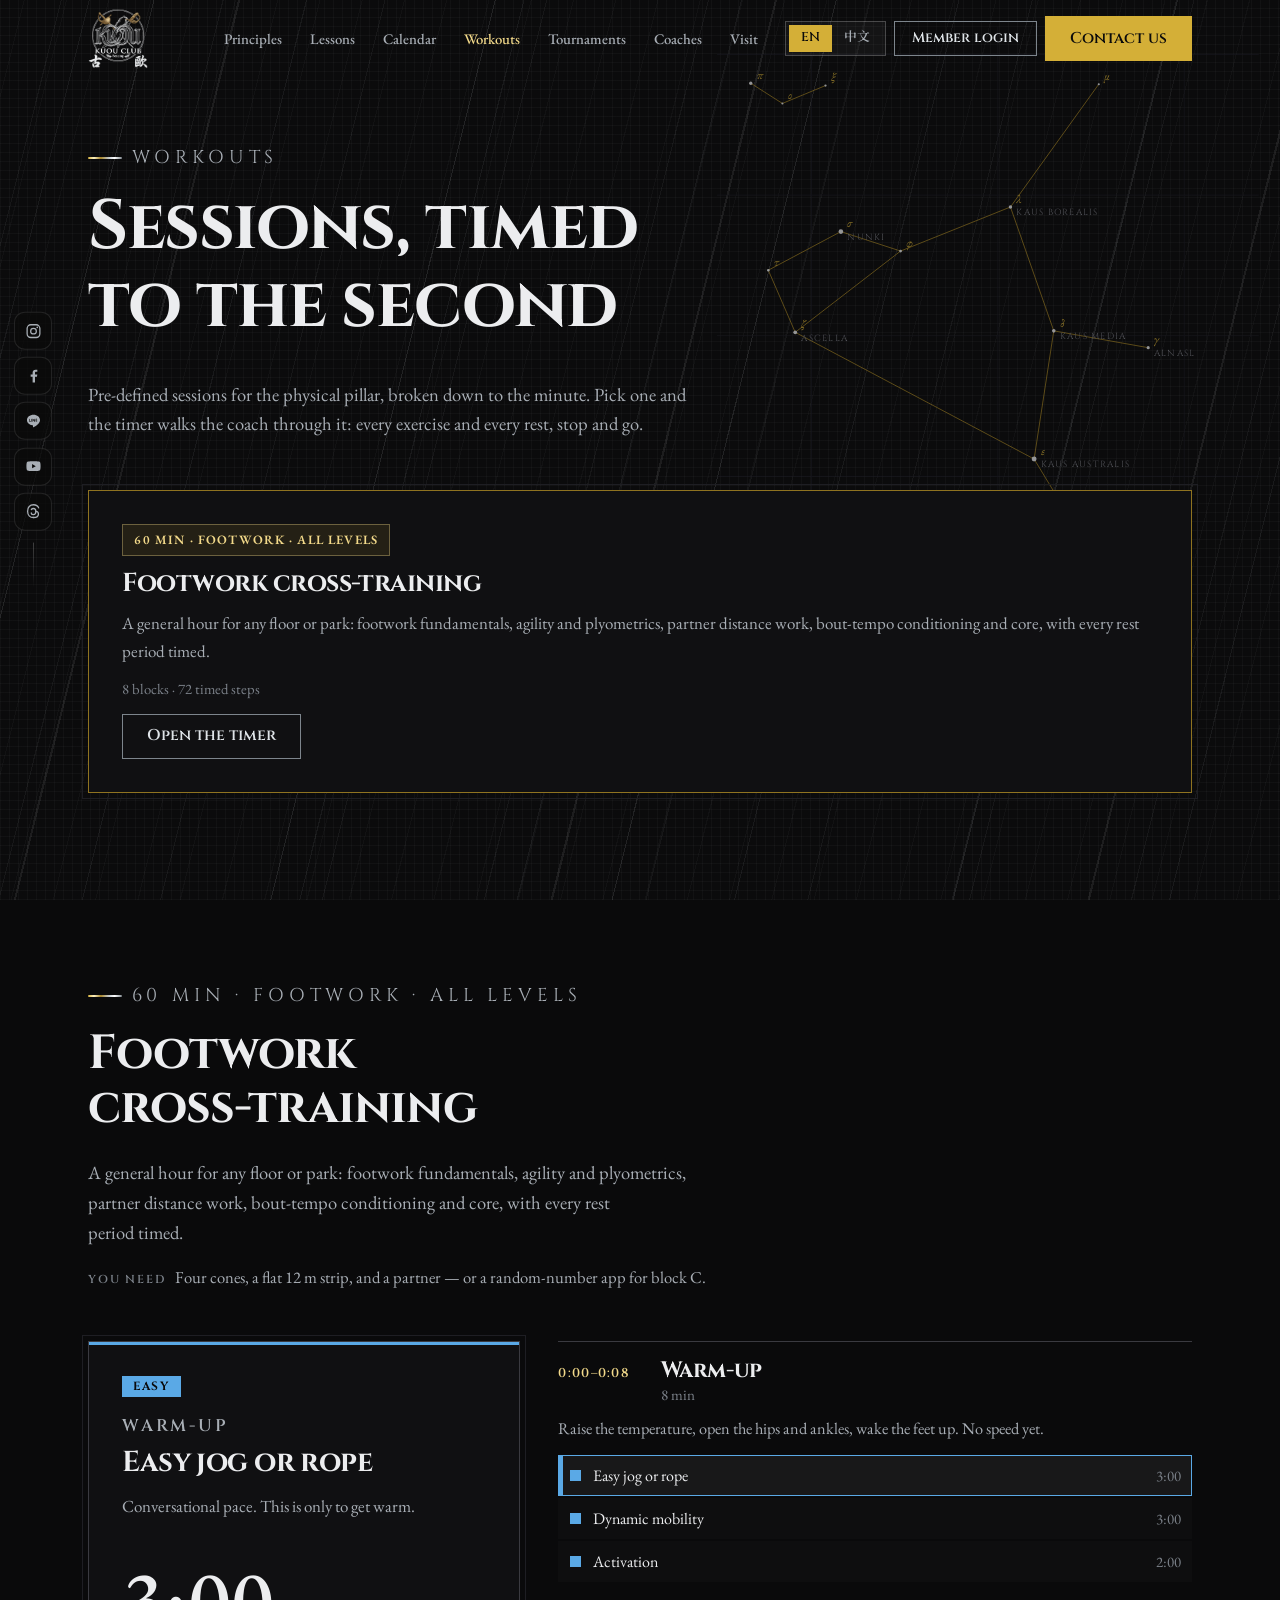
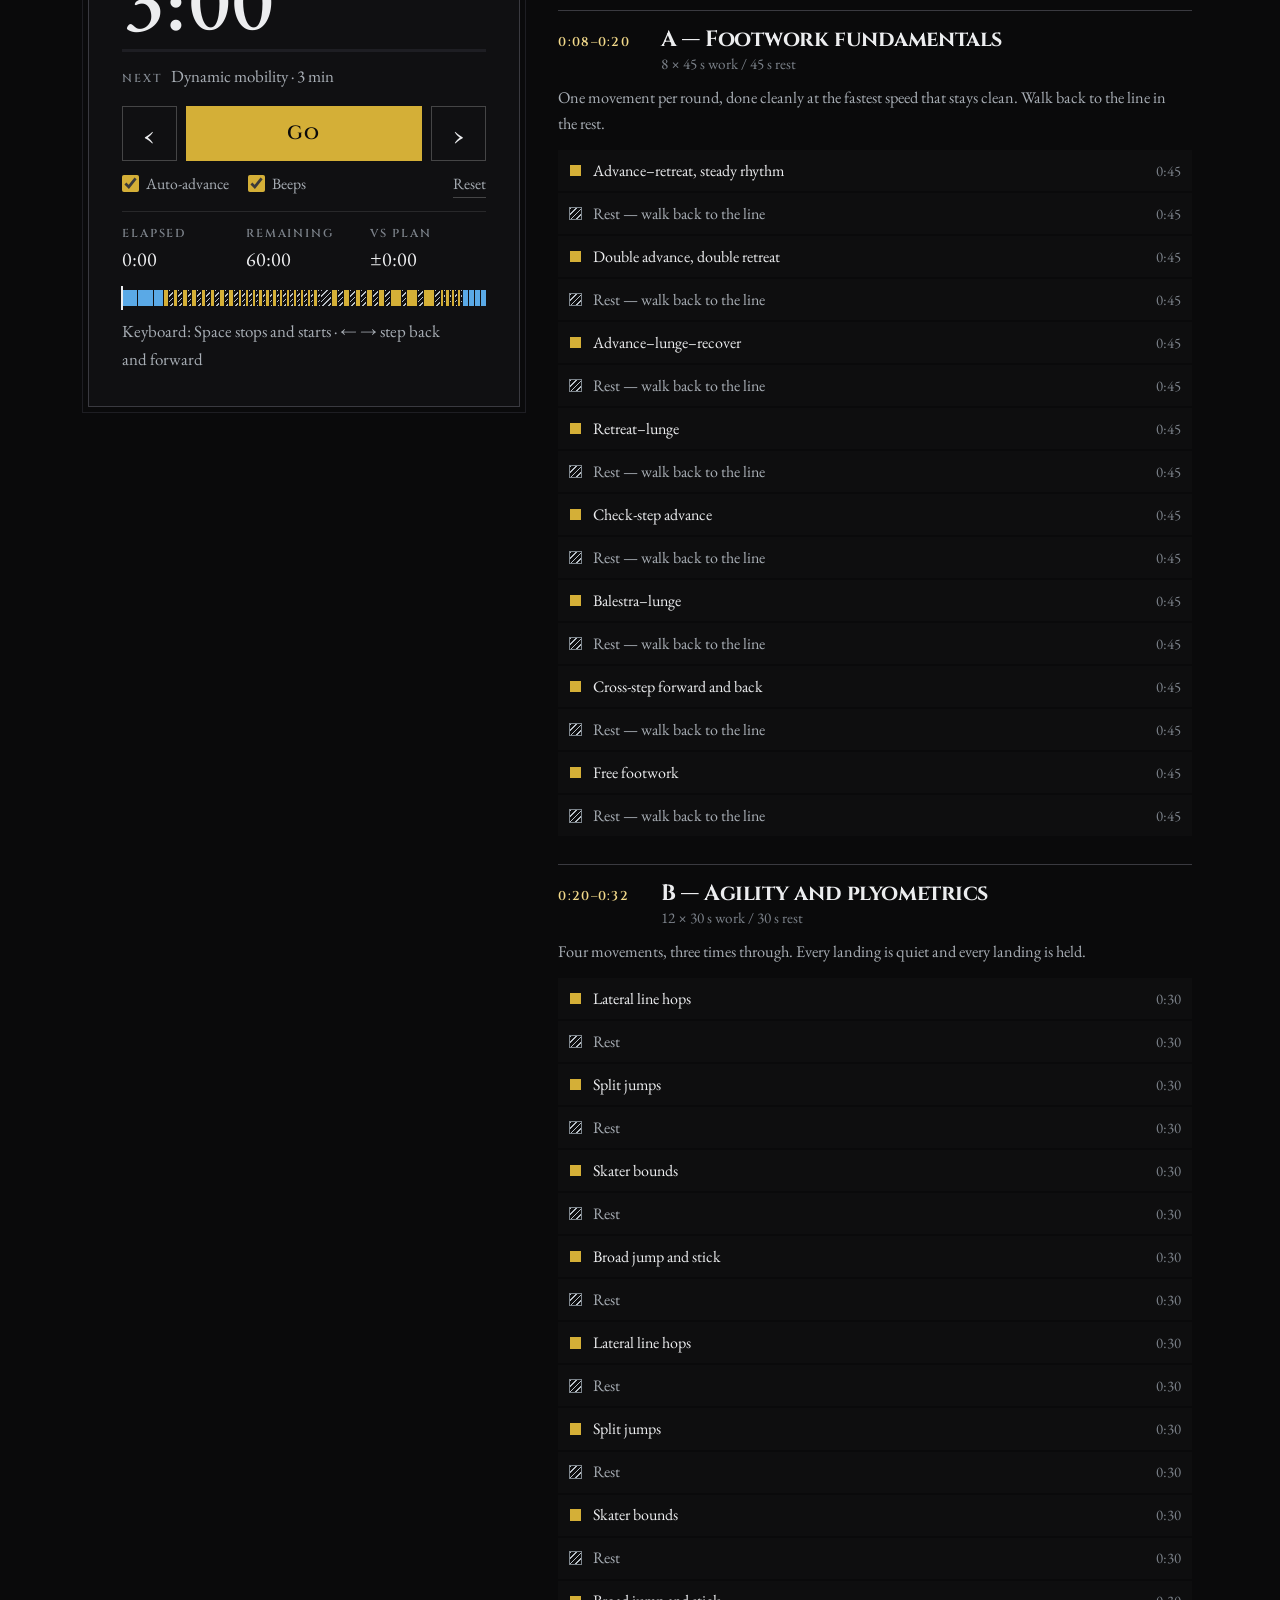
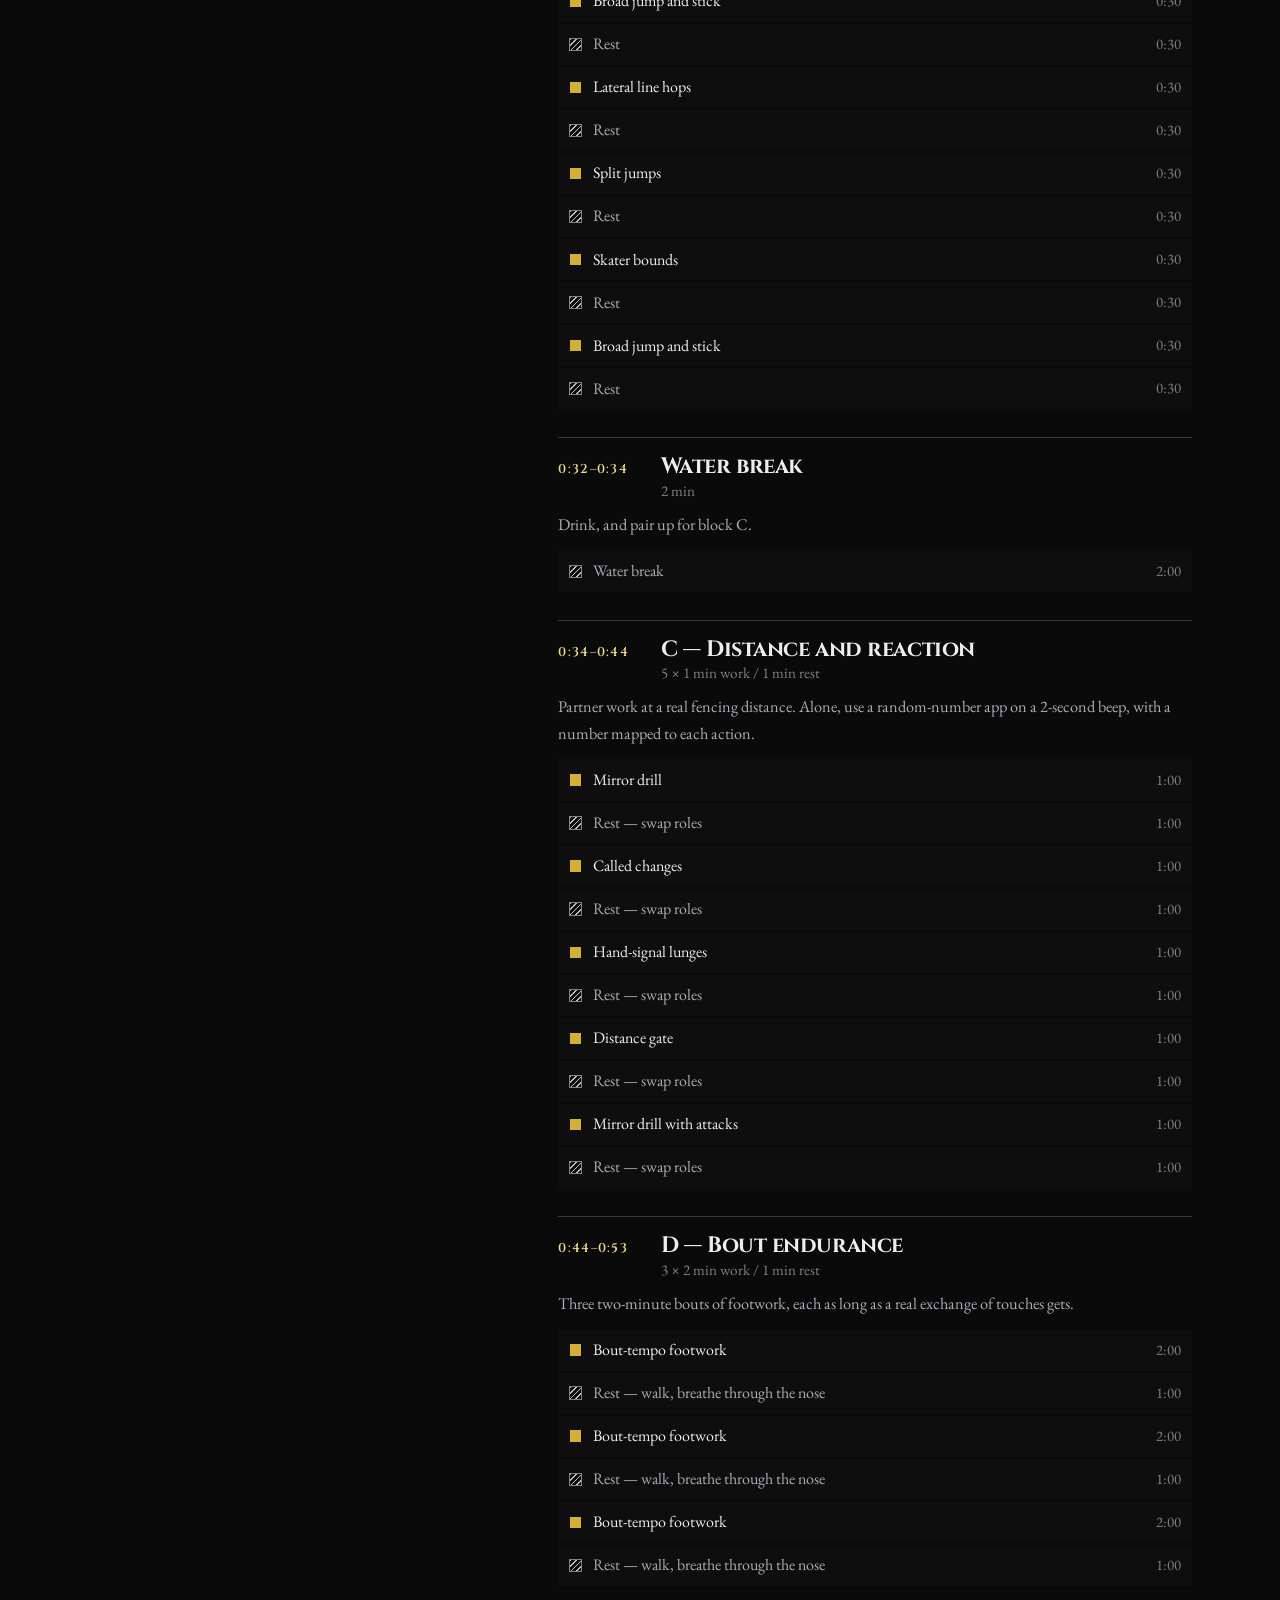
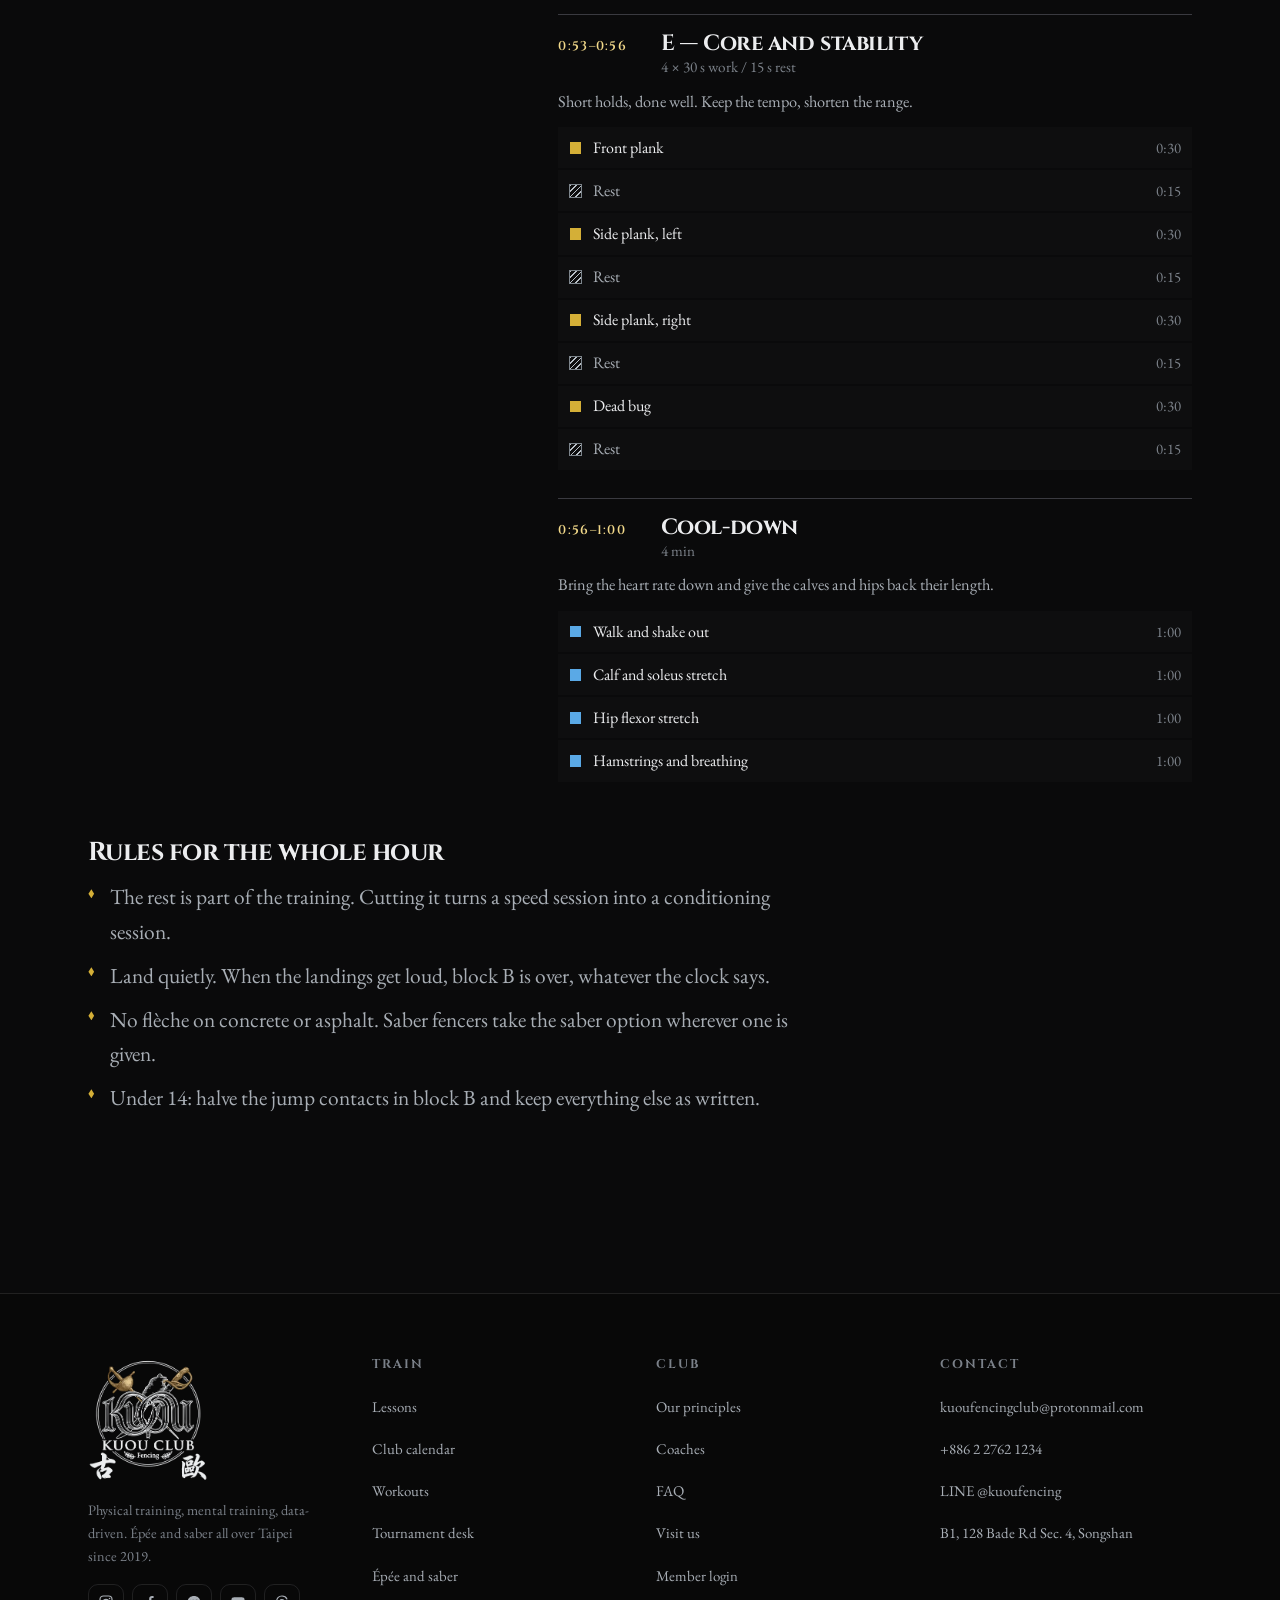
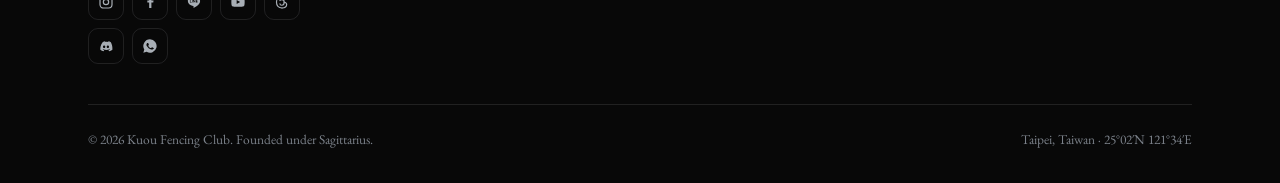
<file: workouts.html>
<!doctype html>
<html lang="en" data-lang="en">
<head>
<meta charset="utf-8">
<meta name="viewport" content="width=device-width, initial-scale=1">
<title data-en="Workouts — Kuou Fencing Club" data-zh="課表 — 古歐擊劍會">Workouts — Kuou Fencing Club</title>
<meta name="description" content="Pre-defined fencing workouts from Kuou Fencing Club in Taipei, broken down to the minute, with a stop/go timer that walks a coach through every exercise and rest period." data-en-content="Pre-defined fencing workouts from Kuou Fencing Club in Taipei, broken down to the minute, with a stop/go timer that walks a coach through every exercise and rest period." data-zh-content="古歐擊劍會的預設擊劍課表，逐分鐘拆解，並附開始／暫停計時器，帶教練走過每一個動作與每一段休息。">
<meta name="theme-color" content="#0a0a0b">
<link rel="canonical" href="https://www.kuou.dev/workouts">

<meta property="og:type" content="website">
<meta property="og:site_name" content="Kuou Fencing Club">
<meta property="og:title" content="Workouts — Kuou Fencing Club">
<meta property="og:description" content="Fencing workouts broken down to the minute, with a stop/go timer for the coach.">
<meta property="og:url" content="https://www.kuou.dev/workouts">
<meta property="og:image" content="https://www.kuou.dev/assets/img/og.png">
<meta name="twitter:card" content="summary_large_image">

<link rel="icon" href="assets/favicon.png" type="image/png">
<link rel="apple-touch-icon" href="assets/img/apple-touch-icon.png">
<link rel="manifest" href="site.webmanifest">

<link rel="preconnect" href="https://fonts.googleapis.com">
<link rel="preconnect" href="https://fonts.gstatic.com" crossorigin>
<link rel="stylesheet" href="https://fonts.googleapis.com/css2?family=Cinzel:wght@500;600;700&family=EB+Garamond:ital,wght@0,400;0,500;0,600;1,400&family=Noto+Serif+TC:wght@400;600;700&display=swap">
<link rel="stylesheet" href="css/styles.css">
</head>
<body>

<!-- Sagittarius, plotted from J2000 RA/Dec: the coordinate grid is drawn,
     magnitudes are to scale and the Bayer designations are labelled. -->
<div class="skychart" aria-hidden="true"><svg viewBox="0 0 560 528"><g class="grid"><path d="M515.3 694.9 L-193.8 694.9"/><path d="M515.3 561.1 L-193.8 561.1"/><path d="M515.3 427.4 L-193.8 427.4"/><path d="M515.3 293.6 L-193.8 293.6"/><path d="M515.3 159.9 L-193.8 159.9"/><path d="M515.3 26.1 L-193.8 26.1"/><path d="M515.3 -107.6 L-193.8 -107.6"/><path d="M444.4 -161.1 L444.4 748.4"/><path d="M267.1 -161.1 L267.1 748.4"/><path d="M89.8 -161.1 L89.8 748.4"/><path d="M-87.5 -161.1 L-87.5 748.4"/></g><g class="asterism"><path d="M410.1 305.0 L320.3 289.0"/><path d="M320.3 289.0 L301.6 410.9"/><path d="M320.3 289.0 L279.1 171.2"/><path d="M279.1 171.2 L174.6 213.1"/><path d="M174.6 213.1 L117.8 194.6"/><path d="M117.8 194.6 L48.8 231.3"/><path d="M48.8 231.3 L74.4 290.4"/><path d="M74.4 290.4 L301.6 410.9"/><path d="M74.4 290.4 L174.6 213.1"/><path d="M279.1 171.2 L363.1 54.4"/><path d="M301.6 410.9 L340.2 474.5"/><path d="M103.2 55.7 L62.2 72.7"/><path d="M62.2 72.7 L32.1 53.5"/></g><g class="stars"><circle cx="410.1" cy="305.0" r="1.49"/><circle cx="320.3" cy="289.0" r="1.7"/><circle cx="301.6" cy="410.9" r="2.33"/><circle cx="279.1" cy="171.2" r="1.62"/><circle cx="174.6" cy="213.1" r="1.35"/><circle cx="117.8" cy="194.6" r="2.18"/><circle cx="74.4" cy="290.4" r="1.78"/><circle cx="48.8" cy="231.3" r="1.24"/><circle cx="363.1" cy="54.4" r="1.0"/><circle cx="340.2" cy="474.5" r="1.4"/><circle cx="103.2" cy="55.7" r="1.1"/><circle cx="62.2" cy="72.7" r="1.0"/><circle cx="32.1" cy="53.5" r="1.56"/></g><g class="labels"><text class="bayer" x="415.6" y="301.0">γ</text><text class="starname" x="415.6" y="313.0">ALNASL</text><text class="bayer" x="326.0" y="285.0">δ</text><text class="starname" x="326.0" y="297.0">KAUS MEDIA</text><text class="bayer" x="307.9" y="406.9">ε</text><text class="starname" x="307.9" y="418.9">KAUS AUSTRALIS</text><text class="bayer" x="284.7" y="167.2">λ</text><text class="starname" x="284.7" y="179.2">KAUS BOREALIS</text><text class="bayer" x="179.9" y="209.1">φ</text><text class="bayer" x="124.0" y="190.6">σ</text><text class="starname" x="124.0" y="202.6">NUNKI</text><text class="bayer" x="80.2" y="286.4">ζ</text><text class="starname" x="80.2" y="298.4">ASCELLA</text><text class="bayer" x="54.0" y="227.3">τ</text><text class="bayer" x="368.1" y="50.4">μ</text><text class="bayer" x="345.6" y="470.5">η</text><text class="bayer" x="108.3" y="51.7">ξ</text><text class="bayer" x="67.2" y="68.7">ο</text><text class="bayer" x="37.7" y="49.5">π</text></g></svg></div>

<a class="skip-link" href="#main" data-en="Skip to content" data-zh="跳至主要內容">Skip to content</a>

<!-- ═══ icon sprite ═══════════════════════════════════════════════════════ -->
<svg width="0" height="0" style="position:absolute" aria-hidden="true" focusable="false">
  <defs>
    <symbol id="i-ig" viewBox="0 0 24 24" fill="none" stroke="currentColor" stroke-width="1.8">
      <rect x="3" y="3" width="18" height="18" rx="5.2"/><circle cx="12" cy="12" r="4"/><circle cx="17.3" cy="6.7" r="1.15" fill="currentColor" stroke="none"/>
    </symbol>
    <symbol id="i-fb" viewBox="0 0 24 24" fill="currentColor">
      <path d="M14.1 21v-8.2h2.8l.42-3.2H14.1V7.53c0-.93.26-1.56 1.59-1.56h1.7V3.1A22.7 22.7 0 0 0 14.9 3c-2.46 0-4.14 1.5-4.14 4.26V9.6H8v3.2h2.76V21h3.34z"/>
    </symbol>
    <symbol id="i-line" viewBox="0 0 24 24" fill="currentColor">
      <path d="M12 3C6.9 3 2.75 6.38 2.75 10.54c0 3.73 3.29 6.85 7.73 7.44.3.06.71.2.81.46.09.23.06.6.03.84l-.13.79c-.04.23-.18.91.8.5s5.3-3.13 7.23-5.35c1.33-1.46 1.97-2.94 1.97-4.68C21.19 6.38 17.06 3 12 3zM8.2 12.9H6.3a.4.4 0 0 1-.4-.4V8.93a.4.4 0 0 1 .8 0v3.17H8.2a.4.4 0 1 1 0 .8zm1.6-.4a.4.4 0 1 1-.8 0V8.93a.4.4 0 1 1 .8 0v3.57zm4.2 0a.4.4 0 0 1-.72.24l-1.86-2.5v2.26a.4.4 0 0 1-.8 0V8.93a.4.4 0 0 1 .72-.24l1.86 2.5V8.93a.4.4 0 1 1 .8 0v3.57zm2.9-2.19a.4.4 0 0 1 0 .8h-1.1v.7h1.1a.4.4 0 1 1 0 .8h-1.5a.4.4 0 0 1-.4-.4V8.93a.4.4 0 0 1 .4-.4h1.5a.4.4 0 0 1 0 .8h-1.1v.7h1.1z"/>
    </symbol>
    <symbol id="i-yt" viewBox="0 0 24 24" fill="currentColor">
      <path d="M21.6 7.2a2.5 2.5 0 0 0-1.77-1.77C18.25 5 12 5 12 5s-6.25 0-7.83.43A2.5 2.5 0 0 0 2.4 7.2 26 26 0 0 0 2 12a26 26 0 0 0 .4 4.8 2.5 2.5 0 0 0 1.77 1.77C5.75 19 12 19 12 19s6.25 0 7.83-.43a2.5 2.5 0 0 0 1.77-1.77A26 26 0 0 0 22 12a26 26 0 0 0-.4-4.8zM10 15V9l5.2 3-5.2 3z"/>
    </symbol>
    <symbol id="i-th" viewBox="0 0 24 24" fill="none" stroke="currentColor" stroke-width="1.8" stroke-linecap="round">
      <path d="M12 21c-5.2 0-8.3-3.4-8.3-9S6.9 3 12 3c3.7 0 6.2 1.6 7.3 4.4"/>
      <path d="M8.9 14.6c0 1.4 1.2 2.3 2.8 2.3 2.3 0 3.6-1.5 3.6-4.5 0-2.7-1.3-4.1-3.4-4.1-1.3 0-2.4.5-3 1.5"/>
      <path d="M15.3 12.4c2.3.3 3.7 1.6 3.7 3.5 0 2.8-2.5 5.1-7 5.1"/>
    </symbol>
    <symbol id="i-dc" viewBox="0 0 24 24" fill="currentColor">
      <path d="M19.3 6.3A16 16 0 0 0 15.4 5l-.25.5a14.6 14.6 0 0 1 3.4 1.6 12.6 12.6 0 0 0-10.9 0A14.6 14.6 0 0 1 11 5.5L10.8 5a16 16 0 0 0-3.9 1.3C3.9 10.4 3.2 14 3.5 17.6A16.2 16.2 0 0 0 8.4 20l1-1.6c-.85-.3-1.65-.7-2.4-1.2l.6-.45a11.5 11.5 0 0 0 9.9 0l.6.45c-.75.5-1.55.9-2.4 1.2l1 1.6a16.2 16.2 0 0 0 4.9-2.4c.35-4.2-.6-7.8-2.3-11.3zM9.2 15.1c-.95 0-1.75-.9-1.75-2s.77-2 1.75-2 1.77.9 1.75 2c0 1.1-.78 2-1.75 2zm5.6 0c-.95 0-1.75-.9-1.75-2s.77-2 1.75-2 1.77.9 1.75 2c0 1.1-.78 2-1.75 2z"/>
    </symbol>
    <symbol id="i-wa" viewBox="0 0 24 24" fill="currentColor">
      <path d="M12 2a10 10 0 0 0-8.6 15.1L2 22l5-1.3A10 10 0 1 0 12 2zm5.2 14.1c-.22.62-1.3 1.2-1.8 1.25-.5.05-1 .07-1.7-.1a12.5 12.5 0 0 1-1.5-.6c-2.6-1.13-4.3-3.8-4.43-3.98-.13-.18-1.07-1.42-1.07-2.7s.67-1.92.9-2.18c.24-.26.52-.33.7-.33h.5c.16 0 .38-.06.6.46l.8 1.95c.07.14.11.3.02.47l-.3.45-.43.47c-.14.14-.28.3-.12.58.16.28.72 1.2 1.55 1.94 1.07.95 1.97 1.25 2.25 1.4.28.13.44.11.6-.07l.86-1c.2-.24.37-.2.62-.1l1.95.92c.25.12.42.18.48.28.06.1.06.6-.16 1.22z"/>
    </symbol>
    <symbol id="i-clock" viewBox="0 0 24 24" fill="none" stroke="currentColor" stroke-width="1.8" stroke-linecap="round" stroke-linejoin="round">
      <circle cx="12" cy="12" r="9"/><path d="M12 7v5.2l3.4 2"/>
    </symbol>
    <symbol id="i-pin" viewBox="0 0 24 24" fill="none" stroke="currentColor" stroke-width="1.8" stroke-linecap="round" stroke-linejoin="round">
      <path d="M12 21s7-5.5 7-11a7 7 0 1 0-14 0c0 5.5 7 11 7 11z"/><circle cx="12" cy="10" r="2.6"/>
    </symbol>
    <symbol id="i-pulse" viewBox="0 0 24 24" fill="none" stroke="currentColor" stroke-width="1.8" stroke-linecap="round" stroke-linejoin="round">
      <path d="M2.5 12.5h4L9 6.5l4 12 2.5-6h6"/>
    </symbol>
    <symbol id="i-up" viewBox="0 0 24 24" fill="none" stroke="currentColor" stroke-width="2" stroke-linecap="round" stroke-linejoin="round">
      <path d="M12 19V5M6 11l6-6 6 6"/>
    </symbol>
    <symbol id="i-out" viewBox="0 0 24 24" fill="none" stroke="currentColor" stroke-width="1.9" stroke-linecap="round" stroke-linejoin="round">
      <path d="M8 16 16 8M9 8h7v7"/>
    </symbol>
  </defs>
</svg>

<!-- ═══ header ════════════════════════════════════════════════════════════ -->
<header class="topbar" id="topbar">
  <div class="wrap">
    <a class="brand" href="./" aria-label="Kuou Fencing Club — home" data-en-aria-label="Kuou Fencing Club — home" data-zh-aria-label="古歐擊劍會——首頁">
      <img src="assets/logo.webp" alt="" width="60" height="62">
    </a>

    <nav class="nav" id="nav" aria-label="Main" data-en-aria-label="Main" data-zh-aria-label="主選單">
      <a href="./#principles" data-en="Principles" data-zh="原則">Principles</a>
      <a href="./#lessons" data-en="Lessons" data-zh="課程">Lessons</a>
      <a href="./#calendar" data-en="Calendar" data-zh="行事曆">Calendar</a>
      <a class="is-active" href="workouts.html" aria-current="page" data-en="Workouts" data-zh="課表">Workouts</a>
      <a href="./#tournaments" data-en="Tournaments" data-zh="賽事">Tournaments</a>
      <a href="./#coaches" data-en="Coaches" data-zh="教練">Coaches</a>
      <a href="./#visit" data-en="Visit" data-zh="來訪">Visit</a>
      <a class="btn btn-silver nav-login-m" href="https://app.kuou.dev/login" data-app-link="/login" data-en="Member login" data-zh="會員登入">Member login</a>
      <a class="btn btn-gold nav-cta" href="./#contact" data-en="Contact us" data-zh="聯絡我們">Contact us</a>
    </nav>

    <div class="nav-tools">
      <div class="lang-switch" role="group" aria-label="Language / 語言">
        <button type="button" data-set-lang="en" aria-pressed="true">EN</button>
        <button type="button" data-set-lang="zh" aria-pressed="false">中文</button>
      </div>
      <a class="btn btn-silver nav-login" href="https://app.kuou.dev/login" data-app-link="/login" data-en="Member login" data-zh="會員登入">Member login</a>
      <a class="btn btn-gold" href="./#contact" data-desktop-cta data-en="Contact us" data-zh="聯絡我們">Contact us</a>
      <button class="burger" id="burger" type="button" aria-expanded="false" aria-controls="nav" aria-label="Menu" data-en-aria-label="Menu" data-zh-aria-label="選單"><span></span></button>
    </div>
  </div>
</header>

<!-- ═══ social rail ═══════════════════════════════════════════════════════ -->
<nav class="rail" aria-label="Social links" data-en-aria-label="Social links" data-zh-aria-label="社群連結">
  <a href="https://www.instagram.com/kuoufencing" target="_blank" rel="noopener" aria-label="Instagram"><svg><use href="#i-ig"/></svg></a>
  <a href="https://www.facebook.com/kuoufencing" target="_blank" rel="noopener" aria-label="Facebook"><svg><use href="#i-fb"/></svg></a>
  <a href="https://line.me/R/ti/p/@kuoufencing" target="_blank" rel="noopener" aria-label="LINE"><svg><use href="#i-line"/></svg></a>
  <a href="https://www.youtube.com/@kuoufencing" target="_blank" rel="noopener" aria-label="YouTube"><svg><use href="#i-yt"/></svg></a>
  <a href="https://www.threads.net/@kuoufencing" target="_blank" rel="noopener" aria-label="Threads"><svg><use href="#i-th"/></svg></a>
</nav>

<main id="main">
<span id="top"></span>

<!-- ═══ workouts: the list, filled in by js/main.js from js/workouts.js ══ -->
<section class="page-top" id="workouts" aria-labelledby="workouts-title">
  <div class="wrap">
    <div class="section-head">
      <p class="eyebrow" data-en="Workouts" data-zh="課表">Workouts</p>
      <h1 id="workouts-title" data-en="Sessions, timed to the second" data-zh="精準到秒的訓練課表">Sessions, timed to the second</h1>
      <p data-en="Pre-defined sessions for the physical pillar, broken down to the minute. Pick one and the timer walks the coach through it: every exercise and every rest, stop and go." data-zh="為身體訓練而設計的預設課表，逐分鐘拆解。選一個課表，計時器就會帶教練一步步進行：每個動作、每段休息，隨時開始或暫停。">Pre-defined sessions for the physical pillar, broken down to the minute. Pick one and the timer walks the coach through it: every exercise and every rest, stop and go.</p>
    </div>
    <ul class="grid grid-3 wk-list" id="wk-list"></ul>
    <noscript><p class="form-note">The workouts and the timer need JavaScript. 課表與計時器需要 JavaScript。</p></noscript>
  </div>
</section>

<!-- ═══ one session: the coach's timer beside its timetable ═══════════════ -->
<section id="session" aria-labelledby="wk-title" hidden>
  <div class="wrap">
    <div class="section-head">
      <p class="eyebrow" id="wk-tag"></p>
      <h2 id="wk-title"></h2>
      <p id="wk-summary"></p>
      <p class="wk-needs"><b data-en="You need" data-zh="所需">You need</b> <span id="wk-needs"></span></p>
    </div>

    <div class="wk-layout">
      <div class="card wk-timer" id="wk-timer">
        <div class="wk-now-top">
          <span class="wk-kind" id="wk-kind"></span>
          <span class="wk-round" id="wk-round"></span>
        </div>
        <p class="wk-block" id="wk-block"></p>
        <h3 class="wk-step" id="wk-step" aria-live="polite"></h3>
        <p class="wk-cue" id="wk-cue"></p>
        <div class="wk-clock" id="wk-clock" role="timer" aria-label="Time left in this step" data-en-aria-label="Time left in this step" data-zh-aria-label="本步驟剩餘時間">0:00</div>
        <div class="wk-bar" aria-hidden="true"><span id="wk-bar"></span></div>
        <p class="wk-next"><b data-en="Next" data-zh="下一步">Next</b> <span id="wk-next"></span></p>

        <div class="wk-controls">
          <button class="wk-skip" type="button" id="wk-prev" aria-label="Previous step" data-en-aria-label="Previous step" data-zh-aria-label="上一步">‹</button>
          <button class="btn btn-gold wk-go" type="button" id="wk-go"></button>
          <button class="wk-skip" type="button" id="wk-fwd" aria-label="Next step" data-en-aria-label="Next step" data-zh-aria-label="下一步">›</button>
        </div>

        <div class="wk-options">
          <label><input type="checkbox" id="wk-auto" checked> <span data-en="Auto-advance" data-zh="自動進入下一步">Auto-advance</span></label>
          <label><input type="checkbox" id="wk-sound" checked> <span data-en="Beeps" data-zh="提示音">Beeps</span></label>
          <button class="wk-reset" type="button" id="wk-reset" data-en="Reset" data-zh="重設">Reset</button>
        </div>

        <dl class="wk-totals">
          <div><dt data-en="Elapsed" data-zh="已進行">Elapsed</dt><dd id="wk-elapsed"></dd></div>
          <div><dt data-en="Remaining" data-zh="剩餘">Remaining</dt><dd id="wk-left"></dd></div>
          <div><dt data-en="Vs plan" data-zh="與計畫差">Vs plan</dt><dd id="wk-drift"></dd></div>
        </dl>
        <div class="wk-strip" id="wk-strip" aria-hidden="true"></div>
        <p class="form-note wk-keys" data-en="Keyboard: Space stops and starts · ← → step back and forward" data-zh="鍵盤：空白鍵開始／暫停・← → 上一步／下一步">Keyboard: Space stops and starts · ← → step back and forward</p>
      </div>

      <div class="wk-flow" id="wk-flow"></div>
    </div>

    <div class="wk-rules">
      <h3 data-en="Rules for the whole hour" data-zh="全程守則">Rules for the whole hour</h3>
      <ul class="wk-notes" id="wk-notes"></ul>
    </div>
  </div>
</section>
</main>

<!-- ═══ footer ════════════════════════════════════════════════════════════ -->
<footer class="site">
  <div class="wrap">
    <div class="foot-grid">
      <div class="foot-brand">
        <a class="brand" href="./" style="margin-bottom:1rem" aria-label="Kuou Fencing Club — home" data-en-aria-label="Kuou Fencing Club — home" data-zh-aria-label="古歐擊劍會——首頁">
          <img src="assets/logo.webp" alt="" width="120" height="123" loading="lazy">
        </a>
        <p data-en="Physical training, mental training, data-driven. Épée and saber all over Taipei since 2019." data-zh="身體訓練、心理訓練、數據導向。自 2019 年起，在台北各地練銳劍與軍刀。">Physical training, mental training, data-driven. Épée and saber all over Taipei since 2019.</p>
        <div class="foot-social">
          <a href="https://www.instagram.com/kuoufencing" target="_blank" rel="noopener" aria-label="Instagram"><svg><use href="#i-ig"/></svg></a>
          <a href="https://www.facebook.com/kuoufencing" target="_blank" rel="noopener" aria-label="Facebook"><svg><use href="#i-fb"/></svg></a>
          <a href="https://line.me/R/ti/p/@kuoufencing" target="_blank" rel="noopener" aria-label="LINE"><svg><use href="#i-line"/></svg></a>
          <a href="https://www.youtube.com/@kuoufencing" target="_blank" rel="noopener" aria-label="YouTube"><svg><use href="#i-yt"/></svg></a>
          <a href="https://www.threads.net/@kuoufencing" target="_blank" rel="noopener" aria-label="Threads"><svg><use href="#i-th"/></svg></a>
          <a href="https://discord.gg/kuou" target="_blank" rel="noopener" aria-label="Discord"><svg><use href="#i-dc"/></svg></a>
          <a href="https://wa.me/886227621234" target="_blank" rel="noopener" aria-label="WhatsApp"><svg><use href="#i-wa"/></svg></a>
        </div>
      </div>

      <div>
        <h4 data-en="Train" data-zh="訓練">Train</h4>
        <ul>
          <li><a href="./#lessons" data-en="Lessons" data-zh="課程">Lessons</a></li>
          <li><a href="./#calendar" data-en="Club calendar" data-zh="俱樂部行事曆">Club calendar</a></li>
          <li><a href="workouts.html" data-en="Workouts" data-zh="課表">Workouts</a></li>
          <li><a href="./#tournaments" data-en="Tournament desk" data-zh="賽事服務">Tournament desk</a></li>
          <li><a href="./#weapons" data-en="Épée and saber" data-zh="銳劍與軍刀">Épée and saber</a></li>
        </ul>
      </div>

      <div>
        <h4 data-en="Club" data-zh="俱樂部">Club</h4>
        <ul>
          <li><a href="./#principles" data-en="Our principles" data-zh="我們的原則">Our principles</a></li>
          <li><a href="./#coaches" data-en="Coaches" data-zh="教練團">Coaches</a></li>
          <li><a href="./#faq" data-en="FAQ" data-zh="常見問題">FAQ</a></li>
          <li><a href="./#visit" data-en="Visit us" data-zh="來訪">Visit us</a></li>
          <li><a href="https://app.kuou.dev/login" data-app-link="/login" data-en="Member login" data-zh="會員登入">Member login</a></li>
        </ul>
      </div>

      <div>
        <h4 data-en="Contact" data-zh="聯絡">Contact</h4>
        <ul>
          <li><a href="mailto:kuoufencingclub@protonmail.com">kuoufencingclub@protonmail.com</a></li>
          <li><a href="tel:+886227621234">+886 2 2762 1234</a></li>
          <li><a href="https://line.me/R/ti/p/@kuoufencing" target="_blank" rel="noopener">LINE @kuoufencing</a></li>
          <li><span style="color:var(--muted);font-size:.93rem" data-en="B1, 128 Bade Rd Sec. 4, Songshan" data-zh="松山區八德路四段 128 號 B1">B1, 128 Bade Rd Sec. 4, Songshan</span></li>
        </ul>
      </div>
    </div>

    <div class="foot-bottom">
      <span data-en="© 2026 Kuou Fencing Club. Founded under Sagittarius." data-zh="© 2026 古歐擊劍會・生於射手座。">© 2026 Kuou Fencing Club. Founded under Sagittarius.</span>
      <span data-en="Taipei, Taiwan · 25°02′N 121°34′E" data-zh="台灣台北・北緯 25°02′ 東經 121°34′">Taipei, Taiwan · 25°02′N 121°34′E</span>
    </div>
  </div>
</footer>

<a class="line-fab" href="https://line.me/R/ti/p/@kuoufencing" target="_blank" rel="noopener">
  <svg aria-hidden="true"><use href="#i-line"/></svg><span data-en="LINE us" data-zh="LINE 我們">LINE us</span>
</a>
<button class="to-top" id="to-top" type="button" aria-label="Back to top" data-en-aria-label="Back to top" data-zh-aria-label="回到頂端"><svg width="18" height="18"><use href="#i-up"/></svg></button>

<script src="js/config.js"></script>
<script src="js/workouts.js"></script>
<script src="js/main.js"></script>
</body>
</html>
</file>
<file: css/styles.css>
/* ===========================================================================
   Kuou Fencing Club — 古歐擊劍會 | styles.css
   Black, gold and silver + Sagittarius. Hand-written CSS, no framework, no build.
   Line work, not light: no glow, no blur, no radial atmosphere, no gradient-
   clipped text, no border radius. Depth comes from drawn geometry, hairline
   rules and overlap. Gold is ink, not a light source.
   Sections: 1 tokens · 2 reset · 3 layout · 4 components · 5 page sections
             6 motion · 7 responsive
   =========================================================================== */

/* 1 ── tokens ------------------------------------------------------------- */
:root {
  /* black — the ground. Neutral, so gold and silver read as metal on it. */
  --ink-900: #0a0a0b;
  --ink-800: #101012;
  --ink-700: #17171a;
  --line: rgba(255, 255, 255, 0.10);
  --line-strong: rgba(255, 255, 255, 0.22);
  --rule: #3a3a40;        /* a drawn structural hairline */
  --rule-faint: #1e1e23;
  --onyx: #0a0a0b;            /* the dark label that sits on every bright fill */

  /* gold — primary */
  --gold: #d4af37;
  --gold-soft: #e0c25e;
  --gold-bright: #f2d98a;
  --gold-deep: #8f7320;       /* fills only: 4.4:1 on the ground, under AA for text */

  /* silver — secondary */
  --silver: #b9c0c7;
  --silver-soft: #dfe4e8;
  --silver-deep: #7d858c;

  /* accents, used sparingly: categories and status, not decoration */
  --blue: #5aa9e6;
  --green: #52c98a;
  /* off-palette on purpose: an error or an overrun must not read as a success
     in a green scheme */
  --warn: #ff8f6b;

  /* type */
  --paper: #ecedef;
  --muted: #a8aeb5;
  --muted-dim: #7b8189;

  /* Metal is specular. A reflective surface alternates bright and dark bands
     across its face rather than ramping smoothly from one tone to another, so
     these ramps do that — the bright stops are the highlights rolling off the
     curve of a blade. */
  /* The named stops reference the tokens above; only the in-between highlight
     and shade values are literals, because those have no token of their own. */
  --grad-gold: linear-gradient(135deg, var(--gold-deep) 0%, var(--gold) 16%, #fbf0c4 32%, var(--gold) 46%, #9c7f26 62%, #eed690 80%, #a8862a 100%);
  --grad-silver: linear-gradient(135deg, #6b7278 0%, var(--silver) 16%, #ffffff 32%, #c6cdd3 46%, var(--silver-deep) 62%, #eef1f4 80%, #8b9298 100%);
  --grad-duo: linear-gradient(100deg, var(--gold), #fbf0c4 18%, #a8862a 38%, #c6cdd3 62%, #ffffff 78%, var(--silver-deep));

  /* A fencing mask is a fine wire grid — the most metal object in the sport, and
     the one every fencer looks through. Two hairline rulings at a 9px pitch,
     barely above the black. */
  --mesh: repeating-linear-gradient(0deg, rgba(223, 228, 232, 0.030) 0 1px, transparent 1px 9px),
          repeating-linear-gradient(90deg, rgba(223, 228, 232, 0.030) 0 1px, transparent 1px 9px);
  /* Silver streaks: long diagonal hairlines drawn across the ground, like blade
     traces or the grain of brushed steel. Five rulings at coprime pitches and
     mixed weights, so the set never resolves into an obvious repeat and the
     surface reads as drawn rather than tiled. */
  --streaks:
    repeating-linear-gradient(104deg, transparent 0 231px, rgba(255, 255, 255, 0.075) 231px 233px, transparent 233px 521px),
    repeating-linear-gradient(104deg, transparent 0 149px, rgba(223, 228, 232, 0.105) 149px 150px, transparent 150px 331px),
    repeating-linear-gradient(104deg, transparent 0 86px,  rgba(185, 192, 199, 0.080) 86px 87px,  transparent 87px 211px),
    repeating-linear-gradient(104deg, transparent 0 59px,  rgba(223, 228, 232, 0.055) 59px 60px,  transparent 60px 157px),
    repeating-linear-gradient(104deg, transparent 0 23px,  rgba(223, 228, 232, 0.030) 23px 24px,  transparent 24px 41px);

  --font-display: "Cinzel", "Noto Serif TC", Georgia, serif;
  --font-head: "Cinzel", "Noto Serif TC", Georgia, serif;
  --font-body: "EB Garamond", "Noto Serif TC", Georgia, "Times New Roman", serif;

  --r-sm: 0;
  --r-md: 0;
  --r-lg: 0;
  --r-pill: 0;

  --pad-x: clamp(1.15rem, 4vw, 3rem);
  --wide: 1200px;
  --nav-h: 78px;
}

html[data-lang="zh"] body {
  font-family: "Noto Sans TC", "Sora", system-ui, sans-serif;
  letter-spacing: 0.01em;
}
html[data-lang="zh"] h1,
html[data-lang="zh"] h2,
html[data-lang="zh"] h3 {
  font-family: "Noto Serif TC", "Cinzel", serif;
}

/* 2 ── reset -------------------------------------------------------------- */
*,
*::before,
*::after { box-sizing: border-box; }

html {
  scroll-behavior: smooth;
  scroll-padding-top: calc(var(--nav-h) + 14px);
  -webkit-text-size-adjust: 100%;
}

body {
  margin: 0;
  background: var(--ink-900);
  color: var(--paper);
  font-family: var(--font-body);
  /* a transitional serif has a smaller x-height than the sans this replaced,
     so the whole scale is set a step larger to read at the same size */
  font-size: clamp(1.18rem, 1.08rem + 0.4vw, 1.34rem);
  line-height: 1.6;
  overflow-x: hidden;
  -webkit-font-smoothing: antialiased;
}

/* the ground, ruled with the mask mesh. No light sources. */
body::before {
  content: "";
  position: fixed;
  inset: 0;
  z-index: -3;
  background: var(--streaks), var(--mesh), var(--ink-900);
}
/* 2b ── the sky chart ------------------------------------------------------ */
/* The sky is a chart, not a sprinkle of dots: Sagittarius plotted from J2000
   right ascension and declination, with the coordinate grid drawn, magnitudes to
   scale and Bayer designations labelled. Accurate rather than decorative. */
.skychart {
  position: fixed;
  inset: 0;
  z-index: -2;
  pointer-events: none;
  overflow: hidden;
}
.skychart svg {
  position: absolute;
  top: 3vh;
  right: clamp(-6vw, -2vw, 2vw);
  width: min(46vw, 620px);
  height: auto;
  opacity: 0.6;
}
.skychart .grid path { stroke: #191920; stroke-width: 1; fill: none; vector-effect: non-scaling-stroke; }
.skychart .asterism path { stroke: var(--gold-deep); stroke-width: 1; fill: none; vector-effect: non-scaling-stroke; }
.skychart .stars circle { fill: var(--paper); }
.skychart .bayer { fill: var(--gold); font: italic 11px var(--font-body); }
/* 4.8:1 on the ground; the chart recedes through its own opacity, not by
   making its labels unreadable. */
.skychart .starname { fill: #7b7c84; font: 8.5px var(--font-display); letter-spacing: 0.14em; }

body::after {
  content: "";
  position: fixed;
  inset: 0;
  z-index: -1;
  pointer-events: none;
  opacity: 0.32;
  background-image: url("data:image/svg+xml,%3Csvg xmlns='http://www.w3.org/2000/svg' width='140' height='140'%3E%3Cfilter id='n'%3E%3CfeTurbulence type='fractalNoise' baseFrequency='0.85' numOctaves='3'/%3E%3C/filter%3E%3Crect width='140' height='140' filter='url(%23n)' opacity='0.32'/%3E%3C/svg%3E");
  mix-blend-mode: overlay;
}

img,
svg,
iframe { max-width: 100%; }
img { display: block; height: auto; }

h1, h2, h3, h4 {
  font-family: var(--font-head);
  font-weight: 700;
  line-height: 1.12;
  letter-spacing: -0.02em;
  margin: 0 0 0.5em;
  text-wrap: balance;
}
h1 { font-size: clamp(2.4rem, 1.6rem + 3.6vw, 4.35rem); }
h2 { font-size: clamp(1.95rem, 1.4rem + 2.2vw, 3rem); }
h3 { font-size: clamp(1.28rem, 1.1rem + 0.7vw, 1.62rem); }
p { margin: 0 0 1rem; text-wrap: pretty; }
a { color: var(--silver-soft); text-decoration-color: rgba(223, 228, 232, 0.4); text-underline-offset: 3px; }
a:hover { color: var(--gold-bright); }
ul { margin: 0; padding: 0; list-style: none; }

:focus-visible {
  outline: 2px solid var(--gold-bright);
  outline-offset: 3px;
  border-radius: 4px;
}

.skip-link {
  position: absolute;
  left: 1rem;
  top: -6rem;
  z-index: 200;
  padding: 0.7rem 1.1rem;
  background: var(--gold-bright);
  color: var(--onyx);
  font-weight: 700;
  border-radius: var(--r-sm);
  transition: top 0.2s;
}
.skip-link:focus { top: 1rem; }
[hidden] { display: none !important; }


/* 3 ── layout ------------------------------------------------------------- */
.wrap {
  width: 100%;
  max-width: var(--wide);
  margin-inline: auto;
  padding-inline: var(--pad-x);
}

section[id] { padding-block: clamp(4rem, 8vw, 7.5rem); position: relative; }
section[id] + section[id] { padding-top: clamp(3rem, 6vw, 5.5rem); }

.rule {
  height: 1px;
  border: 0;
  margin: 0;
  background: linear-gradient(90deg, transparent, var(--line-strong), transparent);
}

.eyebrow {
  display: inline-flex;
  align-items: center;
  gap: 0.6rem;
  font-family: var(--font-display);
  font-size: 0.84rem;
  letter-spacing: 0.26em;
  text-transform: uppercase;
  color: var(--gold-bright);
  margin-bottom: 1rem;
}
.eyebrow::before {
  content: "";
  width: 34px;
  height: 2px;
  background: var(--grad-duo);
  border-radius: 2px;
}

.section-head { max-width: 62ch; margin-bottom: clamp(2rem, 4vw, 3.25rem); }
.section-head p { color: var(--muted); font-size: 1.16rem; }

.lede { font-size: clamp(1.22rem, 1.1rem + 0.5vw, 1.5rem); color: var(--muted); }

.grid { display: grid; gap: clamp(1rem, 2vw, 1.6rem); }
.grid-2 { grid-template-columns: repeat(auto-fit, minmax(min(100%, 22rem), 1fr)); }
.grid-3 { grid-template-columns: repeat(auto-fit, minmax(min(100%, 17.5rem), 1fr)); }

/* 4 ── components --------------------------------------------------------- */
.btn {
  --btn-bg: transparent;
  --btn-fg: var(--paper);
  display: inline-flex;
  align-items: center;
  justify-content: center;
  gap: 0.55rem;
  padding: 0.85rem 1.5rem;
  border: 1px solid var(--line-strong);
  border-radius: var(--r-pill);
  background: var(--btn-bg);
  color: var(--btn-fg);
  font: 600 0.98rem/1 var(--font-head);
  text-decoration: none;
  cursor: pointer;
  transition: transform 0.18s ease, box-shadow 0.25s ease, border-color 0.2s, background 0.2s, color 0.2s;
}
.btn:hover { color: var(--btn-fg); }

.btn svg { width: 1.05em; height: 1.05em; flex: none; }

.btn-gold {
  --btn-bg: var(--gold);
  --btn-fg: var(--onyx);
  border-color: var(--gold);
}
.btn-gold:hover { color: var(--onyx); background: var(--gold-bright); }


/* LINE's green is fixed by their brand and lands ~47 units from --gold-soft in
   sRGB, so a filled LINE button and a filled primary read as the same button.
   Outlined instead: separated from the primary by form, while the glyph and the
   border keep the green people actually look for. The .line-fab is untouched —
   it floats alone, with nothing to be confused with. */
.btn-line {
  --btn-bg: transparent;
  --btn-fg: var(--paper);
  border-color: rgba(6, 199, 85, 0.6);
}
.btn-line svg { color: #06c755; }
.btn-line:hover {
  background: rgba(6, 199, 85, 0.18);
  border-color: #06c755;
  color: var(--paper);
}
.btn-ghost:hover { border-color: var(--gold-bright); background: rgba(242, 217, 138, 0.08); }

/* Member login — the app, not the site. Silver rather than gold, because the
   gold button is what a *visitor* is here for and this one is for somebody who
   already joined: two metals, two jobs. Silver is a light metal, so the filled
   hover state takes --onyx, not --paper — the same inversion that catches
   people out everywhere else in this palette. */
.btn-silver {
  --btn-bg: transparent;
  --btn-fg: var(--silver-soft);
  border-color: var(--silver-deep);
}
.btn-silver:hover {
  color: var(--onyx);
  background: var(--silver);
  border-color: var(--silver);
}

/* Compact in the header bar, which already carries the language switch and the
   primary CTA. The two copies follow the same desktop/mobile split as the
   Contact CTA above them: .nav-login sits in .nav-tools and .nav-login-m
   inside the collapsed menu, so exactly one is ever visible. */
.nav-login { padding: 0.62rem 1.05rem; font-size: 0.88rem; }
.nav-login-m { display: none; }

.btn-row { display: flex; flex-wrap: wrap; gap: 0.75rem; align-items: center; }

.card {
  position: relative;
  padding: clamp(1.4rem, 2.6vw, 2.2rem);
  border: 1px solid var(--rule);
  /* the second rule, set outside the first: a plate border, not a drop shadow */
  outline: 1px solid var(--rule-faint);
  outline-offset: 5px;
  background: var(--ink-800);
  transition: border-color 0.25s;
  overflow: hidden;
}
.card::after { content: none; }
.card:hover { transform: none; border-color: var(--rule); }
.card h3 { margin-bottom: 0.4rem; }
.card p { color: var(--muted); margin-bottom: 0; font-size: 1.06rem; }

.card-icon {
  width: 46px;
  height: 46px;
  display: grid;
  place-items: center;
  border-radius: 13px;
  margin-bottom: 1rem;
  background: transparent;
  border: 1px solid rgba(224, 194, 94, 0.38);
  color: var(--gold-soft);
}
.card-icon svg { width: 22px; height: 22px; }
.card.is-silver .card-icon {
  background: rgba(185, 192, 199, 0.14);
  border-color: rgba(223, 228, 232, 0.3);
  color: var(--silver-soft);
}

.tag {
  display: inline-block;
  padding: 0.28rem 0.7rem;
  border-radius: var(--r-pill);
  border: 1px solid var(--line-strong);
  font-size: 0.8rem;
  letter-spacing: 0.09em;
  text-transform: uppercase;
  color: var(--muted);
  font-weight: 600;
}
.tag-gold { color: var(--gold-bright); border-color: rgba(242, 217, 138, 0.35); background: rgba(212, 175, 55, 0.1); }
.tag-silver { color: var(--silver-soft); border-color: rgba(223, 228, 232, 0.3); background: rgba(185, 192, 199, 0.1); }

/* Clipped to text, so every stop has to stay legible on the black ground —
   these run light end to end, unlike the decorative gradients above. */
.gradient-text { color: var(--gold); }
.gold-text { color: var(--gold); }

/* 5 ── page sections ------------------------------------------------------ */

/* 5.1 top bar */
.topbar {
  position: fixed;
  inset: 0 0 auto;
  z-index: 100;
  height: var(--nav-h);
  display: flex;
  align-items: center;
  background: rgba(7, 7, 8, 0);
  border-bottom: 1px solid transparent;
  transition: background 0.3s, border-color 0.3s;
}
.topbar.is-stuck {
  background: rgba(7, 7, 8, 0.82);
  border-bottom-color: var(--line);
}
.topbar .wrap { display: flex; align-items: center; gap: 1rem; }

.brand {
  display: flex;
  align-items: center;
  gap: 0.65rem;
  text-decoration: none;
  color: var(--paper);
  margin-right: auto;
  flex: none;
}
/* The emblem carries the club's name, so it stands alone. 60px is about where
   the interlaced KUOU still reads. */
.brand img { width: 60px; height: auto; }
.foot-brand .brand img { width: 120px; }

.nav { display: flex; align-items: center; gap: 0.35rem; }
.nav a {
  padding: 0.5rem 0.7rem;
  border-radius: var(--r-sm);
  font-size: 0.92rem;
  font-weight: 500;
  color: var(--muted);
  text-decoration: none;
  white-space: nowrap;
  transition: color 0.2s, background 0.2s;
}
.nav a:hover { color: var(--paper); background: rgba(255, 255, 255, 0.06); }
.nav a.is-active { color: var(--gold-bright); }

.nav-tools { display: flex; align-items: center; gap: 0.5rem; flex: none; }
.nav-cta { display: none; }

.lang-switch {
  display: inline-flex;
  padding: 3px;
  border: 1px solid var(--line-strong);
  border-radius: var(--r-pill);
  background: rgba(255, 255, 255, 0.04);
}
.lang-switch button {
  border: 0;
  background: transparent;
  color: var(--muted);
  font: 600 0.8rem/1 var(--font-head);
  padding: 0.42rem 0.75rem;
  border-radius: var(--r-pill);
  cursor: pointer;
  white-space: nowrap;
  transition: color 0.2s, background 0.2s;
}
.lang-switch button[aria-pressed="true"] {
  background: var(--gold);
  color: var(--onyx);
}

.burger {
  display: none;
  width: 42px;
  height: 42px;
  border: 1px solid var(--line-strong);
  border-radius: var(--r-sm);
  background: rgba(255, 255, 255, 0.04);
  color: var(--paper);
  cursor: pointer;
  padding: 0;
  place-items: center;
}
.burger span,
.burger span::before,
.burger span::after {
  content: "";
  display: block;
  width: 18px;
  height: 2px;
  background: currentColor;
  border-radius: 2px;
  transition: transform 0.25s, opacity 0.2s;
}
.burger span::before { transform: translateY(-6px); }
.burger span::after { transform: translateY(4px); }
.nav-open .burger span { background: transparent; }
.nav-open .burger span::before { transform: rotate(45deg); }
.nav-open .burger span::after { transform: translateY(-2px) rotate(-45deg); }

/* 5.2 social rail */
.rail {
  position: fixed;
  left: 14px;
  top: 50%;
  transform: translateY(-50%);
  z-index: 90;
  display: grid;
  gap: 0.45rem;
}
.rail a {
  width: 38px;
  height: 38px;
  display: grid;
  place-items: center;
  border-radius: 11px;
  border: 1px solid var(--line);
  background: rgba(10, 10, 11, 0.7);
  color: var(--muted);
  transition: color 0.2s, transform 0.2s, border-color 0.2s, background 0.2s;
}
.rail a:hover { color: var(--gold-bright); transform: translateX(3px); border-color: var(--line-strong); }
.rail svg { width: 17px; height: 17px; }
.rail::after {
  content: "";
  justify-self: center;
  width: 1px;
  height: 46px;
  background: linear-gradient(var(--line-strong), transparent);
  margin-top: 0.3rem;
}

/* 5.3 hero */
.hero {
  position: relative;
  min-height: min(100svh, 900px);
  display: flex;
  align-items: center;
  padding-top: calc(var(--nav-h) + clamp(2rem, 6vw, 4rem));
  padding-bottom: clamp(3rem, 7vw, 5rem);
  overflow: hidden;
}
/* .hero-grid is the .wrap itself, so a max-width here would meet the wrap's auto
   margins and centre the whole column. The measure is set on the type instead. */
.hero-grid { display: block; }
.hero h1 { margin-bottom: 1rem; max-width: 15ch; }   /* stops short of the chart */
.hero h1 .line { display: block; }
html[data-lang="zh"] .hero h1 .line { display: inline; }
.hero-kicker {
  display: inline-flex;
  align-items: center;
  gap: 0.6rem;
  padding: 0.4rem 0.95rem 0.4rem 0.5rem;
  border-radius: var(--r-pill);
  border: 1px solid var(--line-strong);
  background: linear-gradient(rgba(255, 255, 255, 0.05), rgba(255, 255, 255, 0.02)), rgba(9, 9, 10, 0.78);
  font-size: 0.82rem;
  color: var(--muted);
  margin-bottom: 1.5rem;
}
.hero-kicker b { color: var(--gold-bright); font-weight: 600; }
.dot-live {
  width: 8px; height: 8px;
  border-radius: 50%;
  background: var(--gold);
  outline: 1px solid var(--gold);
  outline-offset: 2px;
  animation: pulse 2.4s infinite;
}
.hero p.lede { max-width: 44ch; }
.hero-meta {
  display: flex;
  flex-wrap: wrap;
  gap: 0.5rem 1.6rem;
  margin-top: 2rem;
  color: var(--muted-dim);
  font-size: 0.85rem;
  letter-spacing: 0.04em;
}
.hero-meta span { display: inline-flex; align-items: center; gap: 0.45rem; }


/* 5.4 marquee */
.marquee {
  border-block: 1px solid var(--line);
  background: rgba(9, 9, 10, 0.82);
  overflow: hidden;
  padding-block: 0.85rem;
}
.marquee-track {
  display: flex;
  gap: 3rem;
  width: max-content;
  animation: slide 42s linear infinite;
  font-family: var(--font-display);
  letter-spacing: 0.2em;
  text-transform: uppercase;
  font-size: 0.8rem;
  color: var(--muted-dim);
  white-space: nowrap;
}
.marquee-track span { display: inline-flex; align-items: center; gap: 3rem; }
.marquee-track span::after { content: "◆"; color: var(--gold); font-size: 0.6rem; }
.marquee:hover .marquee-track { animation-play-state: paused; }

/* 5.5 checklists and panels */
.checklist { display: grid; gap: 0.8rem; margin-top: 1.5rem; }
.checklist li { display: flex; gap: 0.75rem; align-items: flex-start; color: var(--muted); }
.checklist svg { width: 20px; height: 20px; flex: none; margin-top: 3px; color: var(--silver); }

.panel {
  border: 1px solid var(--line);
  border-radius: var(--r-lg);
  padding: clamp(1.4rem, 3vw, 2.2rem);
  background: linear-gradient(160deg, rgba(212, 175, 55, 0.1), rgba(185, 192, 199, 0.08) 70%, transparent), rgba(10, 10, 11, 0.75);
}
.panel h3 { font-family: var(--font-display); letter-spacing: 0.04em; }
/* 5.6b principles */
#principles {
  background: linear-gradient(180deg, transparent, rgba(10, 10, 11, 0.55) 16%, rgba(10, 10, 11, 0.55) 84%, transparent);
}
/* One plate per row. The figures carry labels at 9px in their own viewBox, which
   is unreadable at column width — full width is what makes them legible. */
.pillars { display: grid; grid-template-columns: 1fr; gap: clamp(2.5rem, 5vw, 4.5rem); }
.pillar {
  --accent: var(--grad-gold);
  --accent-solid: var(--gold-soft);
  display: flex;
  flex-direction: column;
  gap: 0.9rem;
  padding-top: clamp(1.6rem, 3vw, 2.2rem);
}
.pillar::before { content: ""; position: absolute; inset: 0 0 auto; height: 2px; background: var(--accent); }
.pillar.is-duo { --accent: var(--grad-duo); --accent-solid: var(--gold-bright); }
.pillar.is-silver { --accent: var(--grad-silver); --accent-solid: var(--silver-soft); }
.pillar.is-duo .card-icon {
  background: linear-gradient(135deg, rgba(212, 175, 55, 0.14), rgba(185, 192, 199, 0.14));
  border-color: rgba(242, 217, 138, 0.3);
  color: var(--gold-bright);
}
/* Every plate carries the diagram that goes with it: the piste, the tempo of a
   phrase, a pool sheet. Drawn in hairlines — the figures are the point. */
.plate-fig {
  margin: 1.4rem 0 1.5rem;
  padding: 1.3rem 0 1.1rem;
  border-top: 1px solid var(--rule-faint);
  border-bottom: 1px solid var(--rule-faint);
}
.plate-fig figcaption {
  margin-top: 1rem;
  font: 10px/1.9 var(--font-display);
  letter-spacing: 0.22em;
  text-transform: uppercase;
  color: var(--muted-dim);
}
.fig { width: 100%; height: auto; display: block; }
.fig .rule { stroke: var(--silver); stroke-width: 1; fill: none; vector-effect: non-scaling-stroke; }
.fig .rule.faint { stroke: var(--rule); }
.fig .rule.bold { stroke: var(--gold); stroke-width: 2; }
.fig .rule.dash { stroke-dasharray: 3 4; }
.fig .tick { stroke: var(--rule); stroke-width: 1; fill: none; vector-effect: non-scaling-stroke; }
.fig .hatch path { stroke: var(--rule); stroke-width: 1; vector-effect: non-scaling-stroke; }
.fig .brace { stroke: var(--gold-deep); stroke-width: 1; fill: none; vector-effect: non-scaling-stroke; }
.fig .node { fill: var(--gold); }
.fig .dim { fill: var(--muted-dim); font: 9px var(--font-display); letter-spacing: 0.18em; text-transform: uppercase; }
.fig .dim.em { fill: var(--gold); }
.fig .blank { fill: var(--rule-faint); }
.fig .score { fill: var(--paper); font: 13px var(--font-body); letter-spacing: 0.06em; }
.pool .rule { stroke: var(--rule); }

.pillar-lede {
  columns: 2;
  column-gap: clamp(1.8rem, 4vw, 3.4rem);
  column-rule: 1px solid var(--rule-faint);
}
.pillar-top { display: flex; align-items: flex-start; justify-content: space-between; }
.pillar-top .card-icon { margin: 0; }
.pillar-num {
  font-family: var(--font-display);
  font-size: clamp(2.6rem, 2rem + 2vw, 3.6rem);
  font-weight: 700;
  line-height: 0.9;
  color: var(--accent-solid);
}
.pillar-kicker {
  font-family: var(--font-display);
  font-size: 0.8rem;
  letter-spacing: 0.24em;
  text-transform: uppercase;
  color: var(--accent-solid);
  margin: 0;
}
.pillar h3 { font-size: clamp(1.55rem, 1.2rem + 1.2vw, 2.05rem); margin: 0; }
.pillar .pillar-lede { color: var(--paper); font-size: 1rem; }
.pillar-list {
  columns: 2; column-gap: clamp(1.8rem, 4vw, 3.4rem);
  padding-top: 1rem; border-top: 1px solid var(--line);
  font-size: 1.04rem; color: var(--muted);
}
.pillar-list li { display: flex; gap: 0.65rem; align-items: flex-start; break-inside: avoid; margin-bottom: 0.65rem; }
.pillar-list svg { width: 18px; height: 18px; flex: none; margin-top: 3px; color: var(--accent-solid); }
.pillar-link {
  display: inline-flex;
  align-items: center;
  gap: 0.4rem;
  margin-top: auto;
  padding-top: 0.6rem;
  font-weight: 600;
  font-size: 1.02rem;
  text-decoration: none;
  color: var(--accent-solid);
}
.pillar-link svg { width: 16px; height: 16px; transition: transform 0.2s; }
.pillar-link:hover svg { transform: translate(2px, -2px); }



/* 5.7 weapons */
.weapon { display: flex; flex-direction: column; gap: 0.9rem; }
.weapon .blade { height: 3px; border-radius: 3px; background: var(--grad-gold); width: 100%; }
.weapon.is-silver .blade { background: var(--grad-silver); }
.weapon dl { display: grid; grid-template-columns: auto 1fr; gap: 0.3rem 0.9rem; margin: 0.4rem 0 0; font-size: 0.87rem; }
.weapon dt { color: var(--muted-dim); letter-spacing: 0.08em; text-transform: uppercase; font-size: 0.72rem; align-self: center; }
.weapon dd { margin: 0; color: var(--paper); }

/* 5.8b tournaments */
.tourney-grid { display: grid; grid-template-columns: minmax(0, 1.5fr) minmax(0, 1fr); gap: clamp(1.5rem, 3vw, 2.5rem); align-items: start; }
.events { display: grid; gap: 0.75rem; margin: 0; padding: 0; list-style: none; }
.event {
  display: grid;
  grid-template-columns: auto minmax(0, 1fr) auto;
  gap: 1.1rem;
  align-items: center;
  padding: 1rem 1.2rem;
  border: 1px solid var(--line);
  border-radius: var(--r-lg);
  background: rgba(10, 10, 11, 0.7);
  transition: border-color 0.2s;
}
.event:hover { border-color: var(--line-strong); }
.event-date {
  width: 4.4rem;
  padding: 0.55rem 0.3rem;
  text-align: center;
  line-height: 1.1;
  border-radius: var(--r-md);
  background: rgba(212, 175, 55, 0.1);
  border: 1px solid rgba(242, 217, 138, 0.25);
}
.event-date b { display: block; font-family: var(--font-display); font-size: 0.72rem; letter-spacing: 0.16em; text-transform: uppercase; color: var(--gold-bright); }
.event-date span { display: block; margin-top: 0.25rem; font-weight: 700; font-size: 1.02rem; white-space: nowrap; }
.event.is-host .event-date { background: rgba(185, 192, 199, 0.1); border-color: rgba(223, 228, 232, 0.3); }
.event.is-host .event-date b { color: var(--silver-soft); }
button.event { width: 100%; color: inherit; font: inherit; text-align: left; cursor: pointer; }
.event-body { min-width: 0; }
.event-title { display: block; margin-bottom: 0.25rem; font-family: var(--font-head); font-weight: 700; font-size: 1.05rem; line-height: 1.2; }
.event-meta { display: block; margin: 0; color: var(--muted-dim); font-size: 0.95rem; }
.event-status { display: grid; gap: 0.3rem; justify-items: end; text-align: right; }
.event-status small { color: var(--muted-dim); font-size: 0.78rem; white-space: nowrap; }
.reg-pill {
  display: inline-block;
  padding: 0.18rem 0.6rem;
  border-radius: var(--r-pill);
  border: 1px solid currentColor;
  font-size: 0.7rem;
  font-weight: 700;
  letter-spacing: 0.06em;
  white-space: nowrap;
}
.reg-pill.open { color: var(--green); }
.reg-pill.soon { color: var(--gold); }
.reg-pill.tba { color: var(--muted); }
.reg-pill.closed { color: var(--muted-dim); }

/* 5.8c club calendar */
.t-regular { background: var(--silver); color: var(--onyx); }
.t-practice { background: var(--blue); color: var(--onyx); }
.t-tournament { background: var(--gold-bright); color: var(--onyx); }
.t-interclub { background: var(--green); color: var(--onyx); }
.t-social { background: var(--gold-deep); color: #fff; }

.cal { display: grid; gap: 1rem; }
.cal-filters { display: flex; flex-wrap: wrap; gap: 0.5rem; }
.cal-chip {
  display: inline-flex;
  align-items: center;
  gap: 0.45rem;
  padding: 0.45rem 0.9rem;
  border: 1px solid var(--line-strong);
  border-radius: var(--r-pill);
  background: rgba(255, 255, 255, 0.07);
  color: var(--paper);
  font: 600 0.82rem/1 var(--font-head);
  cursor: pointer;
  transition: border-color 0.2s, background 0.2s, color 0.2s;
}
.cal-chip:hover { border-color: var(--gold-bright); }
.cal-chip[aria-pressed="false"] { background: transparent; color: var(--muted-dim); text-decoration: line-through; }
.cal-chip[aria-pressed="false"] .cal-dot { opacity: 0.35; }
.cal-dot { width: 0.6rem; height: 0.6rem; border-radius: 50%; }

.cal-nav { display: flex; align-items: center; gap: 0.75rem; }
.cal-step {
  flex: 1;
  padding: 0.5rem 1rem;
  border: 1px solid var(--line-strong);
  border-radius: var(--r-md);
  background: rgba(255, 255, 255, 0.04);
  color: var(--paper);
  font: 600 1.35rem/1 var(--font-head);
  cursor: pointer;
  transition: border-color 0.2s, background 0.2s;
}
.cal-step:hover { border-color: var(--gold-bright); background: rgba(242, 217, 138, 0.08); }
.cal-month { flex: none; margin: 0; min-width: 9ch; text-align: center; font-size: clamp(1.15rem, 1rem + 0.6vw, 1.45rem); }

.cal-grid {
  display: grid;
  grid-template-columns: repeat(7, minmax(0, 1fr));
  overflow: hidden;
  border: 1px solid var(--line);
  border-radius: var(--r-lg);
  background: rgba(10, 10, 11, 0.72);
}
.cal-wd {
  padding: 0.55rem 0;
  border-bottom: 1px solid var(--line);
  background: rgba(212, 175, 55, 0.06);
  color: var(--gold-bright);
  font-family: var(--font-display);
  font-size: 0.8rem;
  text-align: center;
}
.cal-day { position: relative; min-height: var(--cell-h, 64px); padding-top: 0.3rem; border-bottom: 1px solid var(--line); }
.cal-day.is-blank { background: rgba(255, 255, 255, 0.02); }
.cal-day.is-today { background: rgba(212, 175, 55, 0.08); }
.cal-date { display: grid; place-items: center; width: 1.6rem; height: 1.6rem; margin-inline: auto; border-radius: 50%; color: var(--muted); font-size: 0.78rem; }
.cal-day.is-today .cal-date { background: var(--gold); color: var(--onyx); font-weight: 700; }
.cal-strip { position: relative; margin-top: 0.25rem; }
.cal-bar {
  position: absolute;
  height: 18px;
  padding: 0 0.35rem;
  overflow: hidden;
  border: 0;
  border-radius: 0;
  font: 600 0.68rem/18px var(--font-head);
  text-align: left;
  text-overflow: ellipsis;
  white-space: nowrap;
  cursor: pointer;
  transition: filter 0.15s;
}
.cal-bar.is-start { border-top-left-radius: 4px; border-bottom-left-radius: 4px; }
.cal-bar.is-end { border-top-right-radius: 4px; border-bottom-right-radius: 4px; }
.cal-bar:hover { filter: brightness(1.15); }
.cal-bar.is-featured { box-shadow: inset 0 1px 0 rgba(255, 255, 255, 0.55), inset 0 -1px 0 rgba(255, 255, 255, 0.55); }
.cal-bar.is-past { opacity: 0.35; filter: saturate(0.5); cursor: default; }

.cal-list h4 { margin: 0.5rem 0 0.75rem; color: var(--muted-dim); font-size: 0.78rem; letter-spacing: 0.16em; text-transform: uppercase; }
.cal-items { display: grid; gap: 0.6rem; margin: 0; padding: 0; list-style: none; }
.cal-item {
  display: grid;
  gap: 0.35rem;
  width: 100%;
  padding: 0.85rem 1.1rem;
  border: 1px solid var(--line);
  border-radius: var(--r-lg);
  background: rgba(10, 10, 11, 0.7);
  color: var(--paper);
  font: inherit;
  text-align: left;
  cursor: pointer;
  transition: border-color 0.2s;
}
.cal-item:hover { border-color: var(--gold-bright); }
.cal-item-head { display: flex; flex-wrap: wrap; align-items: center; gap: 0.55rem; font-weight: 600; }
.cal-item-meta { color: var(--muted-dim); font-size: 0.87rem; }
.cal-pill { display: inline-block; padding: 0.14rem 0.55rem; border-radius: var(--r-pill); font-size: 0.68rem; font-weight: 700; letter-spacing: 0.06em; text-transform: uppercase; }
.cal-empty { margin: 0; color: var(--muted-dim); }

.cal-modal {
  width: min(100% - 2rem, 34rem);
  max-height: calc(100svh - 2rem);
  padding: 0;
  border: 1px solid var(--line-strong);
  border-radius: var(--r-lg);
  background: linear-gradient(160deg, rgba(212, 175, 55, 0.08), rgba(185, 192, 199, 0.06) 70%), var(--ink-700);
  color: var(--paper);
}
.cal-modal::backdrop { background: rgba(5, 5, 6, 0.72); }
.cal-modal-body { display: grid; gap: 1rem; padding: clamp(1.3rem, 3vw, 1.9rem); }
.cal-modal-top { display: flex; align-items: center; justify-content: space-between; }
.cal-close {
  width: 36px;
  height: 36px;
  border: 1px solid var(--line-strong);
  border-radius: 50%;
  background: transparent;
  color: var(--paper);
  font-size: 1.3rem;
  line-height: 1;
  cursor: pointer;
}
.cal-close:hover { border-color: var(--gold-bright); color: var(--gold-bright); }
.cal-modal h3 { margin: 0; font-size: clamp(1.3rem, 1.1rem + 0.8vw, 1.7rem); }
.cal-modal .info-list { margin-top: 0; }
.cal-details { margin: 0; color: var(--muted); }

/* 5.9 coaches */
.coach { text-align: left; }
/* two coaches, equal columns, side by side at every width */
.coach-grid { grid-template-columns: repeat(2, minmax(0, 1fr)); }
.coach-grid .coach { display: grid; grid-template-columns: clamp(7rem, 12vw, 10rem) minmax(0, 1fr); column-gap: 1.4rem; align-content: start; }
.coach-grid .coach > * { grid-column: 2; }
.coach-grid .coach .portrait { grid-column: 1; grid-row: 1 / span 4; aspect-ratio: 1; margin: 0; }
.coach-grid .coach .portrait .initials { font-size: clamp(1.6rem, 1.1rem + 1.6vw, 2.5rem); }
.coach .portrait {
  aspect-ratio: 4 / 5;
  border-radius: var(--r-md);
  margin-bottom: 1.1rem;
  position: relative;
  overflow: hidden;
  background: linear-gradient(160deg, rgba(212, 175, 55, 0.35), rgba(125, 133, 140, 0.5)), var(--ink-700);
  display: grid;
  place-items: center;
}
.coach:nth-child(2) .portrait { background: linear-gradient(160deg, rgba(185, 192, 199, 0.35), rgba(143, 115, 32, 0.35)), var(--ink-700); }
.coach:nth-child(3) .portrait { background: linear-gradient(200deg, rgba(143, 115, 32, 0.32), rgba(125, 133, 140, 0.5)), var(--ink-700); }
.coach .portrait img { width: 100%; height: 100%; object-fit: cover; }
.coach .portrait .initials {
  font-family: var(--font-display);
  font-size: 3rem;
  font-weight: 700;
  color: rgba(255, 255, 255, 0.85);
  letter-spacing: 0.08em;
  text-shadow: 0 6px 20px rgba(0, 0, 0, 0.5);
}
.coach h3 { margin-bottom: 0.15rem; }
.coach .role { color: var(--gold-bright); font-size: 0.85rem; letter-spacing: 0.1em; text-transform: uppercase; margin-bottom: 0.7rem; }
.coach .socials { display: flex; gap: 0.5rem; margin-top: 1rem; }
.coach .socials a {
  width: 32px; height: 32px;
  display: grid; place-items: center;
  border-radius: 9px;
  border: 1px solid var(--line);
  color: var(--muted);
  transition: color 0.2s, border-color 0.2s;
}
.coach .socials a:hover { color: var(--gold-bright); border-color: var(--gold-bright); }
.coach .socials svg { width: 15px; height: 15px; }

/* 5.11 social hub */
.social-grid { display: grid; grid-template-columns: repeat(auto-fit, minmax(min(100%, 17rem), 1fr)); gap: clamp(1rem, 2vw, 1.5rem); }
.social-card {
  display: flex;
  flex-direction: column;
  gap: 0.5rem;
  padding: 1.4rem;
  border-radius: var(--r-lg);
  border: 1px solid var(--line);
  background: rgba(10, 10, 11, 0.7);
  text-decoration: none;
  color: var(--paper);
  transition: transform 0.22s, border-color 0.22s, background 0.22s;
}
.social-card:hover { color: var(--paper); border-color: var(--gold-deep); }
.social-card .top { display: flex; align-items: center; justify-content: space-between; }
.social-card .mark { width: 40px; height: 40px; display: grid; place-items: center; border-radius: 12px; color: #fff; }
.social-card .mark svg { width: 21px; height: 21px; }
.social-card .handle { font-weight: 600; }
.social-card .meta { color: var(--muted-dim); font-size: 0.85rem; }
.social-card .arrow { color: var(--muted-dim); transition: transform 0.22s, color 0.22s; }
.social-card:hover .arrow { transform: translate(3px, -3px); color: var(--gold-bright); }
.m-ig { background: linear-gradient(45deg, #f9ce34, #ee2a7b 50%, #6228d7); }
.m-fb { background: #1877f2; }
.m-line { background: #06c755; }
.m-yt { background: #ff0033; }
.m-th { background: #101010; border: 1px solid #333; }
.m-dc { background: #5865f2; }
.m-wa { background: #25d366; }

.feed { display: grid; grid-template-columns: repeat(auto-fit, minmax(min(100%, 10.5rem), 1fr)); gap: 0.75rem; }
.feed-tile {
  position: relative;
  aspect-ratio: 1;
  border-radius: var(--r-md);
  overflow: hidden;
  display: grid;
  place-items: center;
  text-decoration: none;
  border: 1px solid var(--line);
  background: linear-gradient(150deg, rgba(212, 175, 55, 0.4), rgba(125, 133, 140, 0.55)), var(--ink-700);
  transition: transform 0.25s, filter 0.25s;
}
.feed-tile:nth-child(even) { background: linear-gradient(150deg, rgba(185, 192, 199, 0.45), rgba(143, 115, 32, 0.35)), var(--ink-700); }
.feed-tile:nth-child(3n) { background: linear-gradient(30deg, rgba(242, 217, 138, 0.35), rgba(125, 133, 140, 0.55)), var(--ink-700); }
.feed-tile img { width: 100%; height: 100%; object-fit: cover; }
.feed-tile .cap {
  position: absolute;
  inset: auto 0 0;
  padding: 0.7rem 0.8rem;
  font-size: 0.8rem;
  color: #fff;
  background: linear-gradient(transparent, rgba(0, 0, 0, 0.75));
  text-align: left;
}
.feed-tile:hover { transform: scale(1.02); filter: saturate(1.15); }
.feed-tile .ig-badge { position: absolute; top: 0.6rem; right: 0.6rem; color: rgba(255, 255, 255, 0.9); }
.feed-tile .ig-badge svg { width: 18px; height: 18px; }

/* embeds: click to load, no third-party JS until asked */
.embed {
  position: relative;
  border-radius: var(--r-lg);
  overflow: hidden;
  border: 1px solid var(--line);
  background: rgba(10, 10, 11, 0.8);
  min-height: 280px;
}
.embed iframe { display: block; width: 100%; border: 0; }
.embed-consent {
  position: absolute;
  inset: 0;
  display: grid;
  place-content: center;
  justify-items: center;
  gap: 0.9rem;
  text-align: center;
  padding: 1.5rem;
  background: linear-gradient(150deg, rgba(212, 175, 55, 0.12), rgba(185, 192, 199, 0.12)), rgba(7, 7, 8, 0.92);
  cursor: pointer;
  border: 0;
  color: var(--paper);
  font-family: inherit;
  width: 100%;
}
.embed-consent strong { font-size: 1.05rem; }
.embed-consent span { color: var(--muted-dim); font-size: 0.85rem; max-width: 34ch; }
.embed-consent .play {
  width: 62px; height: 62px;
  border-radius: 50%;
  background: var(--gold);
  display: grid; place-items: center;
  color: var(--onyx);
  transition: transform 0.2s;
}
.embed-consent:hover .play { transform: scale(1.07); }

/* share */
.share { display: flex; flex-wrap: wrap; gap: 0.6rem; align-items: center; }
.share-btn {
  display: inline-flex;
  align-items: center;
  gap: 0.45rem;
  padding: 0.55rem 0.95rem;
  border-radius: var(--r-pill);
  border: 1px solid var(--line);
  background: rgba(255, 255, 255, 0.03);
  color: var(--muted);
  font: 600 0.85rem/1 var(--font-head);
  text-decoration: none;
  cursor: pointer;
  transition: color 0.2s, border-color 0.2s, transform 0.2s;
}
.share-btn:hover { color: var(--paper); border-color: var(--gold-deep); }
.share-btn svg { width: 15px; height: 15px; }

/* 5.12 testimonials */
.quote { display: flex; flex-direction: column; gap: 1rem; }
.quote blockquote { margin: 0; font-size: 1.02rem; line-height: 1.65; }
.quote blockquote::before { content: "“"; font-family: var(--font-display); font-size: 2.4rem; color: var(--gold); line-height: 0.1; display: block; margin-bottom: 1rem; }
.quote footer { display: flex; align-items: center; gap: 0.75rem; margin-top: auto; color: var(--muted-dim); font-size: 0.87rem; }
.avatar {
  width: 38px; height: 38px;
  border-radius: 50%;
  display: grid; place-items: center;
  font-weight: 700;
  font-size: 0.9rem;
  color: var(--onyx);
  background: var(--gold);
  flex: none;
}

/* 5.13 faq */
.faq { border-top: 1px solid var(--line); }
.faq details { border-bottom: 1px solid var(--line); }
.faq summary {
  display: flex;
  align-items: center;
  justify-content: space-between;
  gap: 1rem;
  padding: 1.25rem 0.25rem;
  cursor: pointer;
  font-family: var(--font-head);
  font-weight: 600;
  font-size: 1.02rem;
  list-style: none;
  transition: color 0.2s;
}
.faq summary::-webkit-details-marker { display: none; }
.faq summary:hover { color: var(--gold-bright); }
.faq summary .chev {
  flex: none;
  width: 26px; height: 26px;
  display: grid; place-items: center;
  border-radius: 50%;
  border: 1px solid var(--line-strong);
  transition: transform 0.25s, background 0.25s, color 0.25s;
}
.faq details[open] summary .chev { transform: rotate(45deg); background: var(--gold); color: var(--onyx); border-color: transparent; }
.faq .answer { padding: 0 0.25rem 1.4rem; color: var(--muted); max-width: 72ch; }

/* 5.14 contact / form */
.contact-grid { display: grid; grid-template-columns: repeat(auto-fit, minmax(min(100%, 20rem), 1fr)); gap: clamp(1.5rem, 3vw, 2.5rem); align-items: start; }
.info-list { display: grid; gap: 1.1rem; margin-top: 1.5rem; }
.info-list li { display: flex; gap: 0.9rem; }
.info-list svg { width: 20px; height: 20px; color: var(--silver); flex: none; margin-top: 4px; }
.info-list b { display: block; font-size: 0.78rem; letter-spacing: 0.14em; text-transform: uppercase; color: var(--muted-dim); font-weight: 600; }

.channels { display: grid; gap: 0.75rem; }
.channel {
  display: flex;
  align-items: center;
  gap: 1rem;
  padding: 0.9rem 1.1rem;
  border: 1px solid var(--line);
  border-radius: var(--r-lg);
  background: rgba(10, 10, 11, 0.7);
  color: var(--paper);
  text-decoration: none;
  transition: transform 0.22s, border-color 0.22s;
}
.channel:hover { color: var(--paper); border-color: var(--line-strong); transform: translateX(4px); }
.channel .mark { width: 42px; height: 42px; flex: none; display: grid; place-items: center; border-radius: 12px; color: #fff; }
.channel .mark svg { width: 21px; height: 21px; }
.channel .m-mail { background: var(--gold); color: var(--onyx); }
.channel b { display: block; font-weight: 600; }
.channel small { display: block; color: var(--muted-dim); font-size: 0.95rem; }
.channel .arrow { width: 20px; height: 20px; flex: none; margin-left: auto; color: var(--muted-dim); transition: transform 0.22s, color 0.22s; }
.channel:hover .arrow { transform: translate(3px, -3px); color: var(--gold-bright); }

form.contact-form { display: grid; gap: 1rem; }
.field { display: grid; gap: 0.4rem; }
.field label { font-size: 0.8rem; letter-spacing: 0.1em; text-transform: uppercase; color: var(--muted-dim); font-weight: 600; }
.field input,
.field select,
.field textarea {
  width: 100%;
  padding: 0.8rem 0.95rem;
  border-radius: var(--r-md);
  border: 1px solid var(--line-strong);
  background: rgba(255, 255, 255, 0.03);
  color: var(--paper);
  font: inherit;
  /* iOS Safari zooms the page when a focused control is under 16px, so this is
     a floor rather than a preference. */
  font-size: max(16px, 0.95rem);
  transition: border-color 0.2s, background 0.2s;
}
.field select { padding-right: 2.4rem; }
.field textarea { min-height: 120px; resize: vertical; }
.field input:focus,
.field select:focus,
.field textarea:focus { border-color: var(--gold-bright); background: rgba(255, 255, 255, 0.05); outline: none; }
.field select option { background: var(--ink-700); }
.field-row { display: grid; grid-template-columns: repeat(auto-fit, minmax(min(100%, 12rem), 1fr)); gap: 1rem; }
.form-note { font-size: 0.83rem; color: var(--muted-dim); }
.form-status { font-size: 0.9rem; min-height: 1.4em; }
.form-status.ok { color: var(--green); }
.form-status.err { color: var(--warn); }

/* 5.15 cta banner */
.cta-band {
  position: relative;
  border-radius: var(--r-lg);
  padding: clamp(2rem, 5vw, 3.5rem);
  text-align: center;
  border: 1px solid var(--rule);
  background: var(--ink-800);
  outline: 1px solid var(--rule-faint);
  outline-offset: 5px;
  overflow: hidden;
}
/* Sits behind the copy, sized to the band, and never intercepts a click. */
.cta-constellation {
  position: absolute;
  /* offset to the right rather than centered: the copy is centered, and a
     figure behind it just reads as stray lines */
  inset: 50% 1.25rem auto auto;
  transform: translateY(-50%);
  width: min(46%, 18rem);
  height: auto;
  color: var(--gold);
  opacity: 0.55;
  pointer-events: none;
}
.cta-band > *:not(.cta-constellation) { position: relative; }

.cta-band h2 { margin-bottom: 0.6rem; }
.cta-band p { color: var(--muted); max-width: 52ch; margin-inline: auto; }
.cta-band .btn-row { justify-content: center; margin-top: 1.75rem; }

/* 5.16 footer */
footer.site {
  border-top: 1px solid var(--line);
  padding-block: clamp(2.5rem, 5vw, 4rem) 2rem;
  margin-top: clamp(3rem, 6vw, 5rem);
  background: rgba(7, 7, 8, 0.6);
}
.foot-grid { display: grid; grid-template-columns: repeat(auto-fit, minmax(min(100%, 13rem), 1fr)); gap: 2rem; }
.foot-grid h4 { font-size: 0.78rem; letter-spacing: 0.16em; text-transform: uppercase; color: var(--muted-dim); margin-bottom: 0.9rem; }
.foot-grid li { margin-bottom: 0.5rem; }
.foot-grid a { color: var(--muted); text-decoration: none; font-size: 0.93rem; }
.foot-grid a:hover { color: var(--gold-bright); }
.foot-brand p { color: var(--muted-dim); font-size: 0.9rem; max-width: 32ch; }
.foot-social { display: flex; flex-wrap: wrap; gap: 0.5rem; margin-top: 1.1rem; }
.foot-social a {
  width: 36px; height: 36px;
  display: grid; place-items: center;
  border-radius: 10px;
  border: 1px solid var(--line);
  color: var(--muted);
  transition: color 0.2s, border-color 0.2s, transform 0.2s;
}
.foot-social a:hover { color: var(--gold); border-color: var(--gold); }
.foot-social svg { width: 16px; height: 16px; }
.foot-bottom {
  display: flex;
  flex-wrap: wrap;
  gap: 0.75rem 1.5rem;
  justify-content: space-between;
  align-items: center;
  margin-top: 2.5rem;
  padding-top: 1.5rem;
  border-top: 1px solid var(--line);
  color: var(--muted-dim);
  font-size: 0.84rem;
}

/* to top */
.to-top {
  position: fixed;
  right: 18px;
  bottom: 18px;
  z-index: 95;
  width: 44px; height: 44px;
  display: grid; place-items: center;
  border-radius: 50%;
  border: 1px solid var(--line-strong);
  background: rgba(10, 10, 11, 0.85);
  color: var(--paper);
  cursor: pointer;
  opacity: 0;
  transform: translateY(12px);
  pointer-events: none;
  transition: opacity 0.25s, transform 0.25s, color 0.2s;
}
.to-top.is-on { opacity: 1; transform: none; pointer-events: auto; }
.to-top:hover { color: var(--gold-bright); }

/* floating LINE CTA (mobile) */
.line-fab {
  position: fixed;
  right: 18px;
  bottom: 74px;
  z-index: 95;
  display: none;
  align-items: center;
  gap: 0.5rem;
  padding: 0.7rem 1.1rem;
  border-radius: var(--r-pill);
  background: #06c755;
  color: #04220f;
  font: 700 0.9rem/1 var(--font-head);
  text-decoration: none;
}
.line-fab svg { width: 18px; height: 18px; }

/* 5.17 workouts */
/* workouts.html has no hero, so its first section clears the fixed bar itself */
section[id].page-top { padding-top: calc(var(--nav-h) + clamp(2rem, 5vw, 3.5rem)); }

.wk-card { display: flex; flex-direction: column; align-items: flex-start; gap: 0.8rem; }
.wk-card h3,
.wk-card p { margin: 0; }
.wk-card .wk-card-meta { color: var(--muted-dim); font-size: 0.92rem; }
.wk-card .btn { margin-top: auto; }
.wk-card.is-current { border-color: var(--gold-deep); }
.section-head .wk-needs { font-size: 1.04rem; }
.wk-needs b,
.wk-next b,
.wk-totals dt,
.wk-block {
  font-family: var(--font-display);
  font-size: 0.72rem;
  font-weight: 600;
  letter-spacing: 0.16em;
  text-transform: uppercase;
  color: var(--muted-dim);
}
.wk-needs b { margin-right: 0.4rem; }

/* What each step is, carried as one accent: gold for work, blue for the easy
   warm-up and cool-down, silver for rest. Rest is drawn hatched rather than
   solid wherever steps sit side by side, as on the printed sheets. */
.k-work { --wk-accent: var(--gold); }
.k-easy { --wk-accent: var(--blue); }
.k-rest { --wk-accent: var(--silver); }
.wk-strip .k-rest,
.k-rest .wk-swatch { background: repeating-linear-gradient(135deg, var(--silver) 0 1px, transparent 1px 4px); }

.wk-layout { display: grid; grid-template-columns: minmax(0, 27rem) minmax(0, 1fr); gap: clamp(1.5rem, 3vw, 2.75rem); align-items: start; }

.wk-timer {
  --wk-accent: var(--gold);
  position: sticky;
  top: calc(var(--nav-h) + 1rem);
  display: grid;
  gap: 0.5rem;
  /* on a short screen the panel scrolls inside itself rather than losing its
     foot below the fold */
  max-height: calc(100svh - var(--nav-h) - 2rem);
  overflow-y: auto;
}
.wk-timer[data-kind="easy"] { --wk-accent: var(--blue); }
.wk-timer[data-kind="rest"] { --wk-accent: var(--silver); }
.wk-timer[data-kind="done"] { --wk-accent: var(--green); }
.wk-timer::before { content: ""; position: absolute; inset: 0 0 auto; height: 3px; background: var(--wk-accent); }
.wk-now-top { display: flex; align-items: center; justify-content: space-between; gap: 1rem; }
.wk-kind {
  padding: 0.16rem 0.65rem;
  background: var(--wk-accent);
  color: var(--onyx);
  font: 700 0.74rem/1.4 var(--font-display);
  letter-spacing: 0.16em;
  text-transform: uppercase;
}
.wk-round { color: var(--muted); font-size: 0.95rem; }
.wk-block { margin: 0.4rem 0 0; }
.wk-step { margin: 0; font-size: clamp(1.35rem, 1.15rem + 0.9vw, 1.8rem); }
/* two lines held open, so a one-line cue does not jolt the clock upward */
.wk-cue { margin: 0; min-height: 3.2em; color: var(--muted); font-size: 1.02rem; line-height: 1.55; }
.wk-clock {
  font: 500 clamp(4rem, 3.4rem + 2.4vw, 5.4rem)/1 var(--font-body);
  font-variant-numeric: lining-nums tabular-nums;
  letter-spacing: 0.01em;
}
.wk-clock.is-over { color: var(--warn); }
.wk-bar { height: 3px; background: var(--rule-faint); }
.wk-bar span { display: block; width: 0; height: 100%; background: var(--wk-accent); transition: width 0.1s linear; }
.wk-next { margin: 0.2rem 0 0; color: var(--muted); font-size: 1rem; }
.wk-next b { margin-right: 0.4rem; }

.wk-controls { display: grid; grid-template-columns: auto minmax(0, 1fr) auto; gap: 0.6rem; margin-top: 0.5rem; }
.wk-go { width: 100%; padding-block: 1.05rem; font-size: 1.2rem; letter-spacing: 0.06em; }
.wk-go.is-stop { --btn-bg: transparent; --btn-fg: var(--gold-bright); }
.wk-go.is-stop:hover { background: rgba(212, 175, 55, 0.12); color: var(--gold-bright); }
.wk-skip {
  width: 3.4rem;
  border: 1px solid var(--line-strong);
  background: transparent;
  color: var(--paper);
  font: 400 1.9rem/1 var(--font-body);
  cursor: pointer;
  transition: border-color 0.2s, color 0.2s;
}
.wk-skip:hover { border-color: var(--gold-bright); color: var(--gold-bright); }
.wk-skip:disabled { opacity: 0.35; cursor: default; border-color: var(--line-strong); color: var(--paper); }

.wk-options { display: flex; flex-wrap: wrap; align-items: center; gap: 0.5rem 1.2rem; color: var(--muted); font-size: 0.98rem; }
.wk-options label { display: inline-flex; align-items: center; gap: 0.45rem; cursor: pointer; }
.wk-options input { width: 1.05rem; height: 1.05rem; margin: 0; accent-color: var(--gold); }
.wk-reset {
  margin-left: auto;
  padding: 0.1rem 0;
  border: 0;
  border-bottom: 1px solid var(--line-strong);
  background: none;
  color: var(--muted);
  font: inherit;
  cursor: pointer;
}
.wk-reset:hover { color: var(--gold-bright); border-color: var(--gold-bright); }

.wk-totals { display: grid; grid-template-columns: repeat(3, minmax(0, 1fr)); gap: 0.5rem; margin: 0.3rem 0 0; padding-top: 0.8rem; border-top: 1px solid var(--line); }
.wk-totals dd { margin: 0; font-size: 1.25rem; font-variant-numeric: lining-nums tabular-nums; }
.wk-totals dd.is-behind { color: var(--gold-bright); }

.wk-strip { position: relative; display: flex; gap: 1px; height: 16px; margin-top: 0.4rem; cursor: pointer; }
.wk-strip span { min-width: 1px; background-color: var(--wk-accent); }
.wk-strip .k-rest { background-color: transparent; }
.wk-strip .is-done { opacity: 0.3; }
.wk-strip .wk-playhead { position: absolute; top: -4px; bottom: -4px; width: 2px; margin-left: -1px; background: var(--paper); pointer-events: none; }
.wk-keys { margin: 0.3rem 0 0; }

.wk-flow { display: grid; gap: 1.75rem; }
.wk-block-row { padding-top: 1rem; border-top: 1px solid var(--rule); }
.wk-block-head { display: grid; grid-template-columns: 5.4rem minmax(0, 1fr); column-gap: 1rem; align-items: baseline; }
.wk-block-head h3 { margin: 0; font-size: clamp(1.12rem, 1rem + 0.5vw, 1.38rem); }
.wk-time { font: 600 0.8rem var(--font-display); letter-spacing: 0.1em; color: var(--gold-bright); white-space: nowrap; }
.wk-pattern { grid-column: 2; color: var(--muted-dim); font-size: 0.95rem; }
.wk-about { margin: 0.55rem 0 0.8rem; color: var(--muted); font-size: 1.02rem; }
.wk-steps { display: grid; gap: 2px; margin: 0; padding: 0; list-style: none; }
.wk-item {
  width: 100%;
  display: grid;
  grid-template-columns: 0.7rem minmax(0, 1fr) auto;
  gap: 0.75rem;
  align-items: center;
  padding: 0.42rem 0.65rem;
  border: 1px solid transparent;
  background: rgba(255, 255, 255, 0.02);
  color: var(--paper);
  font: inherit;
  font-size: 1rem;
  text-align: left;
  cursor: pointer;
  transition: border-color 0.2s;
}
.wk-item:hover { border-color: var(--line-strong); }
.wk-item.k-rest { color: var(--muted); }
.wk-swatch { width: 0.7rem; height: 0.7rem; background-color: var(--wk-accent); }
.k-rest .wk-swatch { background-color: transparent; outline: 1px solid var(--silver-deep); }
.wk-item-time { color: var(--muted-dim); font-size: 0.93rem; font-variant-numeric: lining-nums tabular-nums; white-space: nowrap; }
.wk-item.is-done { opacity: 0.5; }
.wk-item.is-current { border-color: var(--wk-accent); background: rgba(255, 255, 255, 0.06); box-shadow: inset 4px 0 0 var(--wk-accent); }

.wk-rules { max-width: 72ch; margin-top: clamp(2.5rem, 5vw, 3.5rem); }
.wk-notes { display: grid; gap: 0.6rem; }
.wk-notes li { position: relative; padding-left: 1.4rem; color: var(--muted); }
.wk-notes li::before { content: "◆"; position: absolute; left: 0; top: 0.55em; color: var(--gold); font-size: 0.6rem; }

/* 6 ── motion ------------------------------------------------------------- */
@keyframes pulse {
  0%, 100% { opacity: 1; }
  50% { opacity: 0.45; }
}
@keyframes slide {
  from { transform: translateX(0); }
  to { transform: translateX(-50%); }
}

/* Scroll reveal. 36 elements carry .reveal and js/main.js adds .is-in through
   an IntersectionObserver; without these rules the class is inert. */
.reveal { opacity: 0; transform: translateY(22px); transition: opacity 0.7s cubic-bezier(.2,.7,.3,1), transform 0.7s cubic-bezier(.2,.7,.3,1); }
.reveal.is-in { opacity: 1; transform: none; }
.reveal-2 { transition-delay: 0.08s; }
.reveal-3 { transition-delay: 0.16s; }
.reveal-4 { transition-delay: 0.24s; }

@media (prefers-reduced-motion: reduce) {
  html { scroll-behavior: auto; }
  *, *::before, *::after {
    animation-duration: 0.001ms !important;
    animation-iteration-count: 1 !important;
    transition-duration: 0.001ms !important;
  }
  .reveal { opacity: 1; transform: none; }
}

/* 7 ── responsive --------------------------------------------------------- */
@media (max-width: 1180px) {
  .rail { display: none; }
}

@media (max-width: 1020px) {
  /* The figures label themselves at 9px in their own viewBox. Below about this
     width those labels stop resolving, so the prose goes single-column and the
     figure is given the full measure rather than half of it. */
  .pillar-lede, .pillar-list { columns: 1; column-rule: none; }
}

/* The menu collapses before the rest of the layout does: in English the nav
   links, the language switch and both header buttons need about 1100px. */
@media (max-width: 1100px) {
  .nav {
    position: fixed;
    inset: var(--nav-h) 0 auto;
    flex-direction: column;
    align-items: stretch;
    gap: 0;
    padding: 0.75rem var(--pad-x) 1.5rem;
    background: var(--ink-900);
    border-bottom: 1px solid var(--rule);
    transform: translateY(-12px);
    opacity: 0;
    pointer-events: none;
    transition: opacity 0.22s, transform 0.22s;
    max-height: calc(100svh - var(--nav-h));
    overflow-y: auto;
  }
  .nav-open .nav { opacity: 1; transform: none; pointer-events: auto; }
  .nav a { padding: 0.85rem 0.4rem; border-bottom: 1px solid var(--line); font-size: 1rem; }
  .burger { display: grid; }
  [data-desktop-cta] { display: none; }
  .nav .nav-cta { display: inline-flex; margin-top: 1.1rem; border-bottom: 0; color: var(--onyx); }
  .nav-login { display: none; }
  /* `.nav a` gives every menu row a bottom hairline, which would eat this
     button's own border. Re-assert it in the button's color rather than
     zeroing it as .nav-cta does — that one is a filled button and has no
     border to lose. */
  .nav .nav-login-m {
    display: inline-flex;
    margin-top: 1.1rem;
    border-bottom: 1px solid var(--silver-deep);
  }
}

@media (max-width: 900px) {
  .hero h1 { max-width: none; }
  .wk-layout { grid-template-columns: minmax(0, 1fr); }
  .wk-timer { position: static; max-height: none; }
  .wk-keys { display: none; }
  .tourney-grid { grid-template-columns: 1fr; }
  .coach-grid .coach { grid-template-columns: minmax(0, 1fr); }
  .coach-grid .coach > *,
  .coach-grid .coach .portrait { grid-column: 1; grid-row: auto; }
  .coach-grid .coach .portrait { margin-bottom: 0.9rem; }

  /* the chart is a background at this width, not a companion to the type */
  .skychart svg { width: 128vw; right: -42vw; top: 8vh; opacity: 0.4; }

  .line-fab { display: inline-flex; bottom: 16px; }
  .to-top { bottom: 74px; right: 18px; }
}

@media (max-width: 560px) {
  body { font-size: 1.08rem; }
  .hero-kicker { font-size: 0.76rem; }
  .cal-bar { padding: 0 0.2rem; font-size: 0.6rem; }
  .cal-nav { gap: 0.4rem; }
  .btn { width: 100%; }
  .btn-row .btn { flex: 1 1 100%; }
  .cta-band .btn-row .btn { width: 100%; }
  .foot-bottom { justify-content: flex-start; }
  .event { grid-template-columns: auto minmax(0, 1fr); gap: 0.9rem; }
  .coach-grid { gap: 0.75rem; }
  .coach-grid .coach { padding: 1rem; }
  .coach .role { font-size: 0.72rem; letter-spacing: 0.06em; }
  .event-status { grid-column: 1 / -1; display: flex; flex-wrap: wrap; align-items: center; gap: 0.6rem; text-align: left; }

  /* the plate's second rule costs 5px of gutter it cannot spare on a phone */
  .card { outline: 0; padding: 1.1rem; }

  /* The diagrams carry 9px labels in a 1100-unit viewBox. Squeezed into a
     phone they become unreadable smudges, so they keep their real size and
     scroll sideways instead — the detail is the point of them. */
  .plate-fig { overflow-x: auto; overscroll-behavior-x: contain; }
  .plate-fig .fig { min-width: 560px; }
  .plate-fig .pool { min-width: 620px; }
  .plate-fig figcaption { position: sticky; left: 0; }
  .plate-fig { margin: 1.1rem 0 1.2rem; }
  .cta-constellation { display: none; }
}
@media print {
  body::before, body::after, .skychart, .topbar, .rail, .to-top, .line-fab, .marquee { display: none !important; }
  body { background: #fff; color: #111; }
}
</file>
